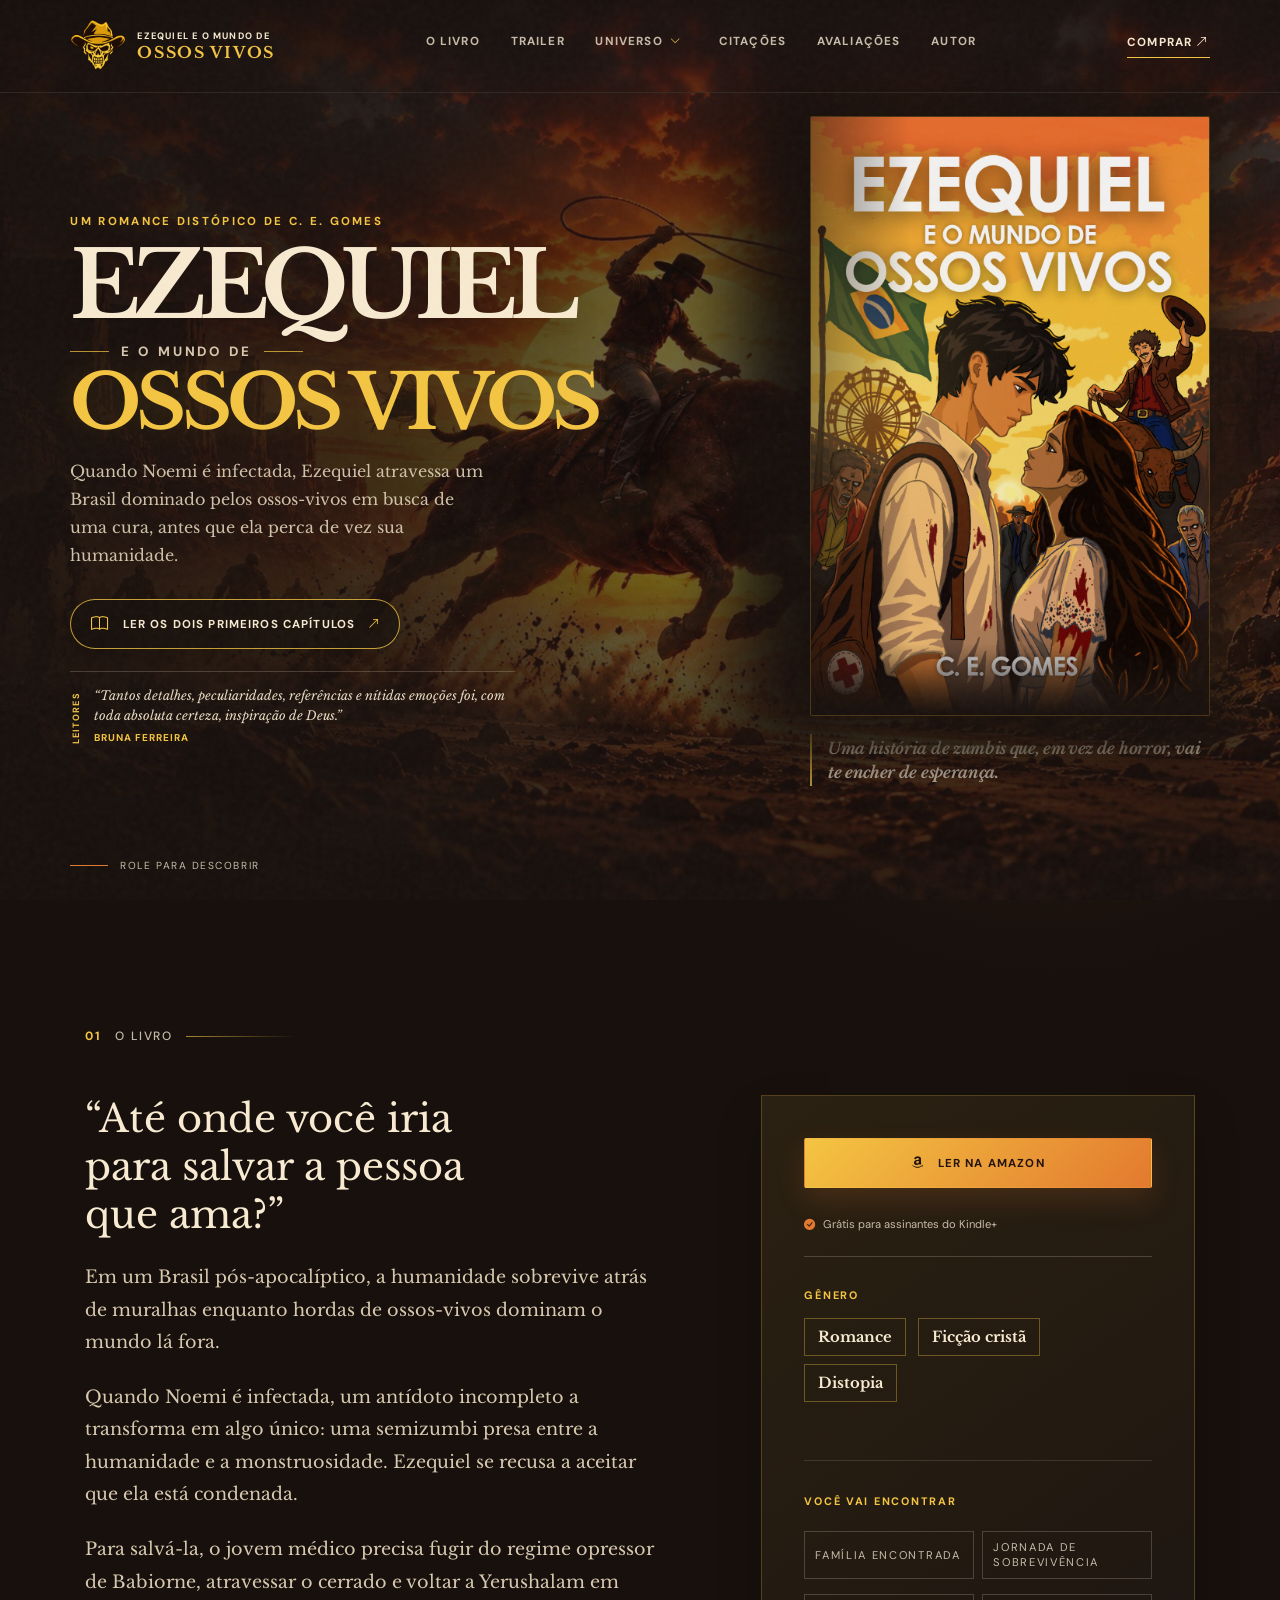
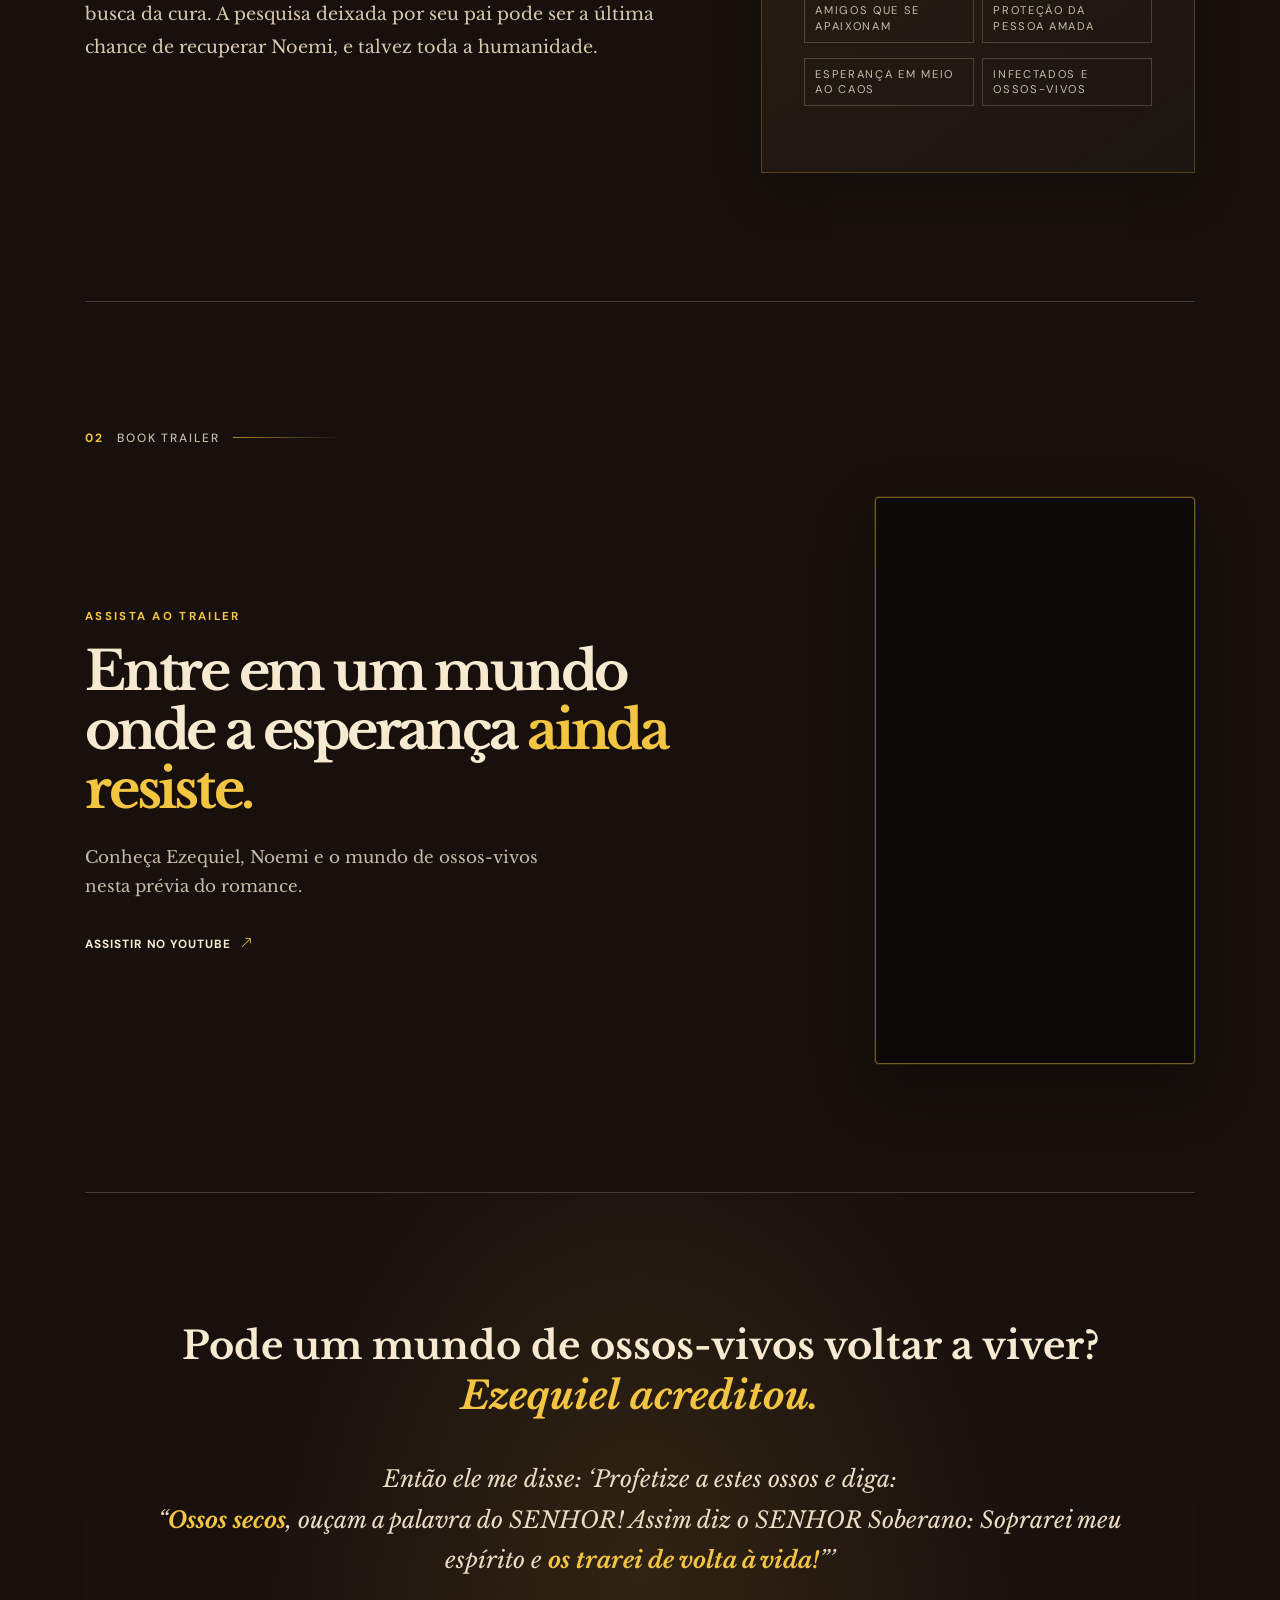
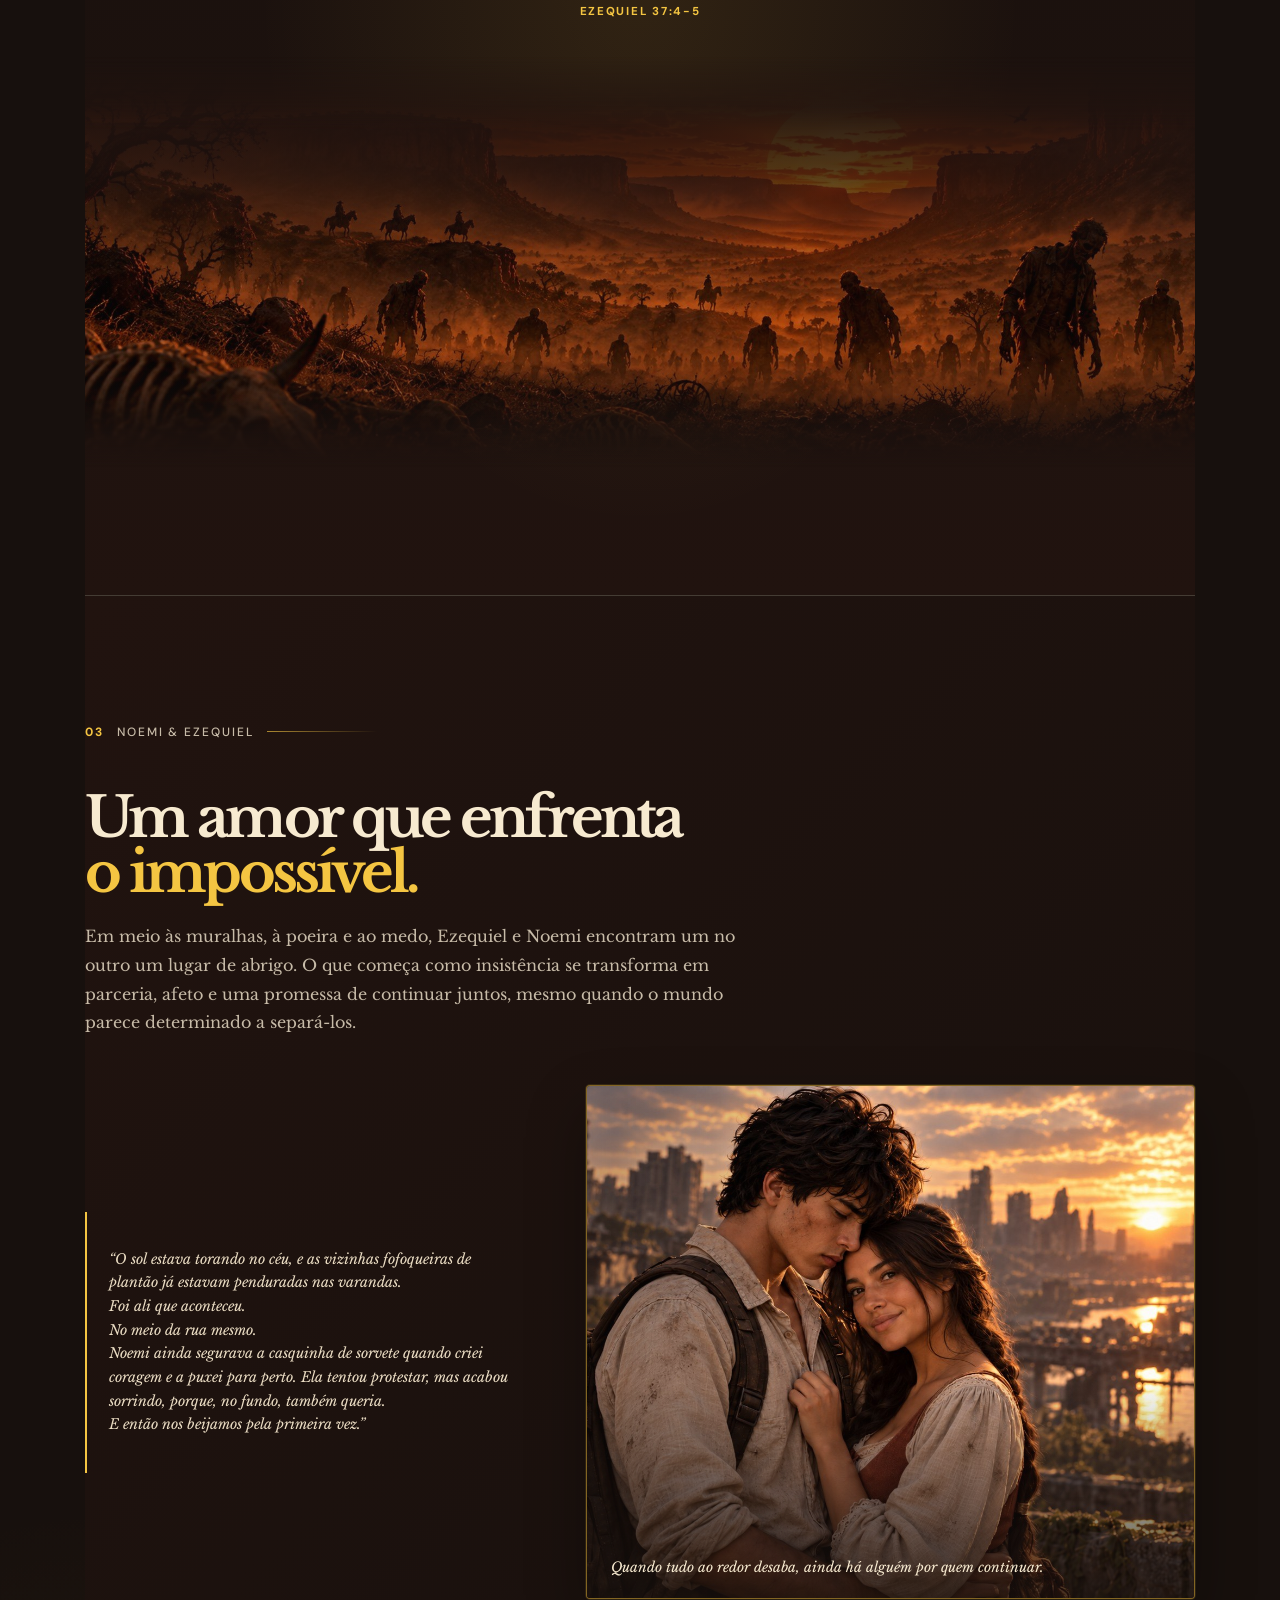
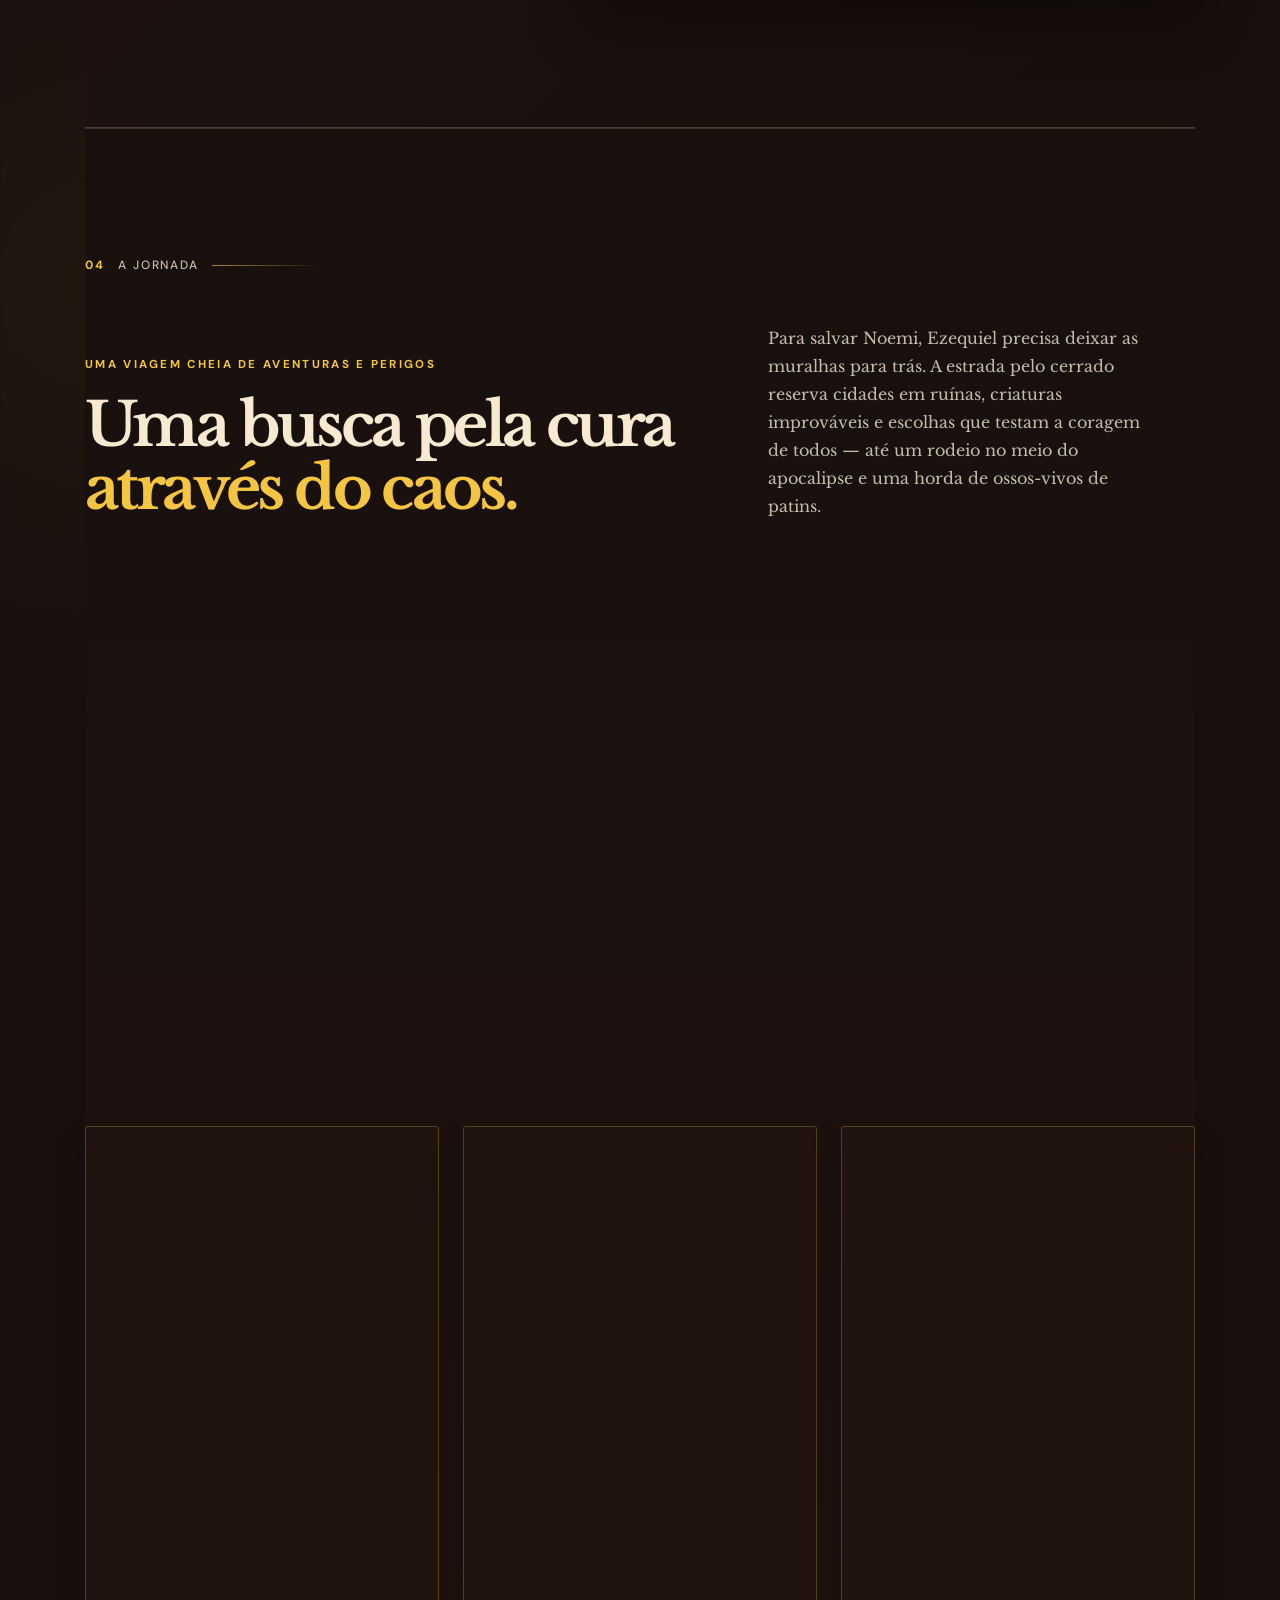
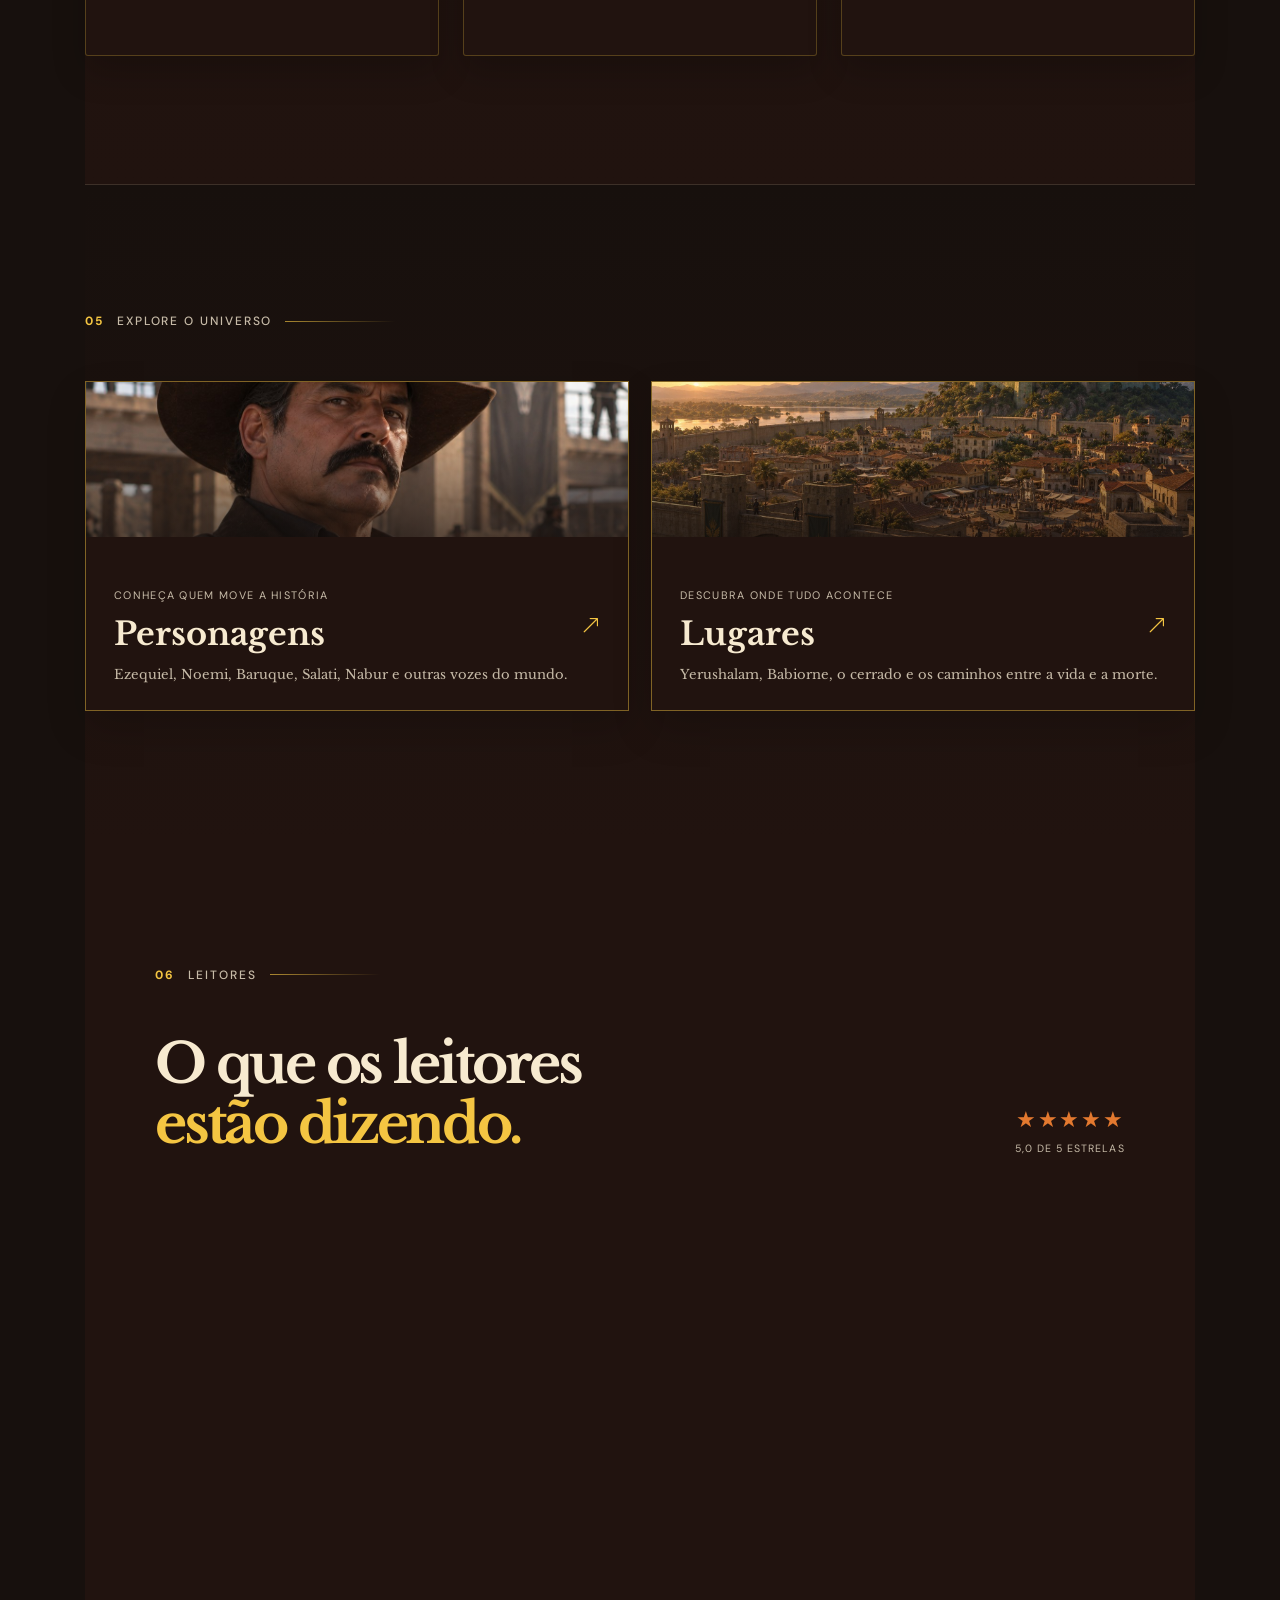
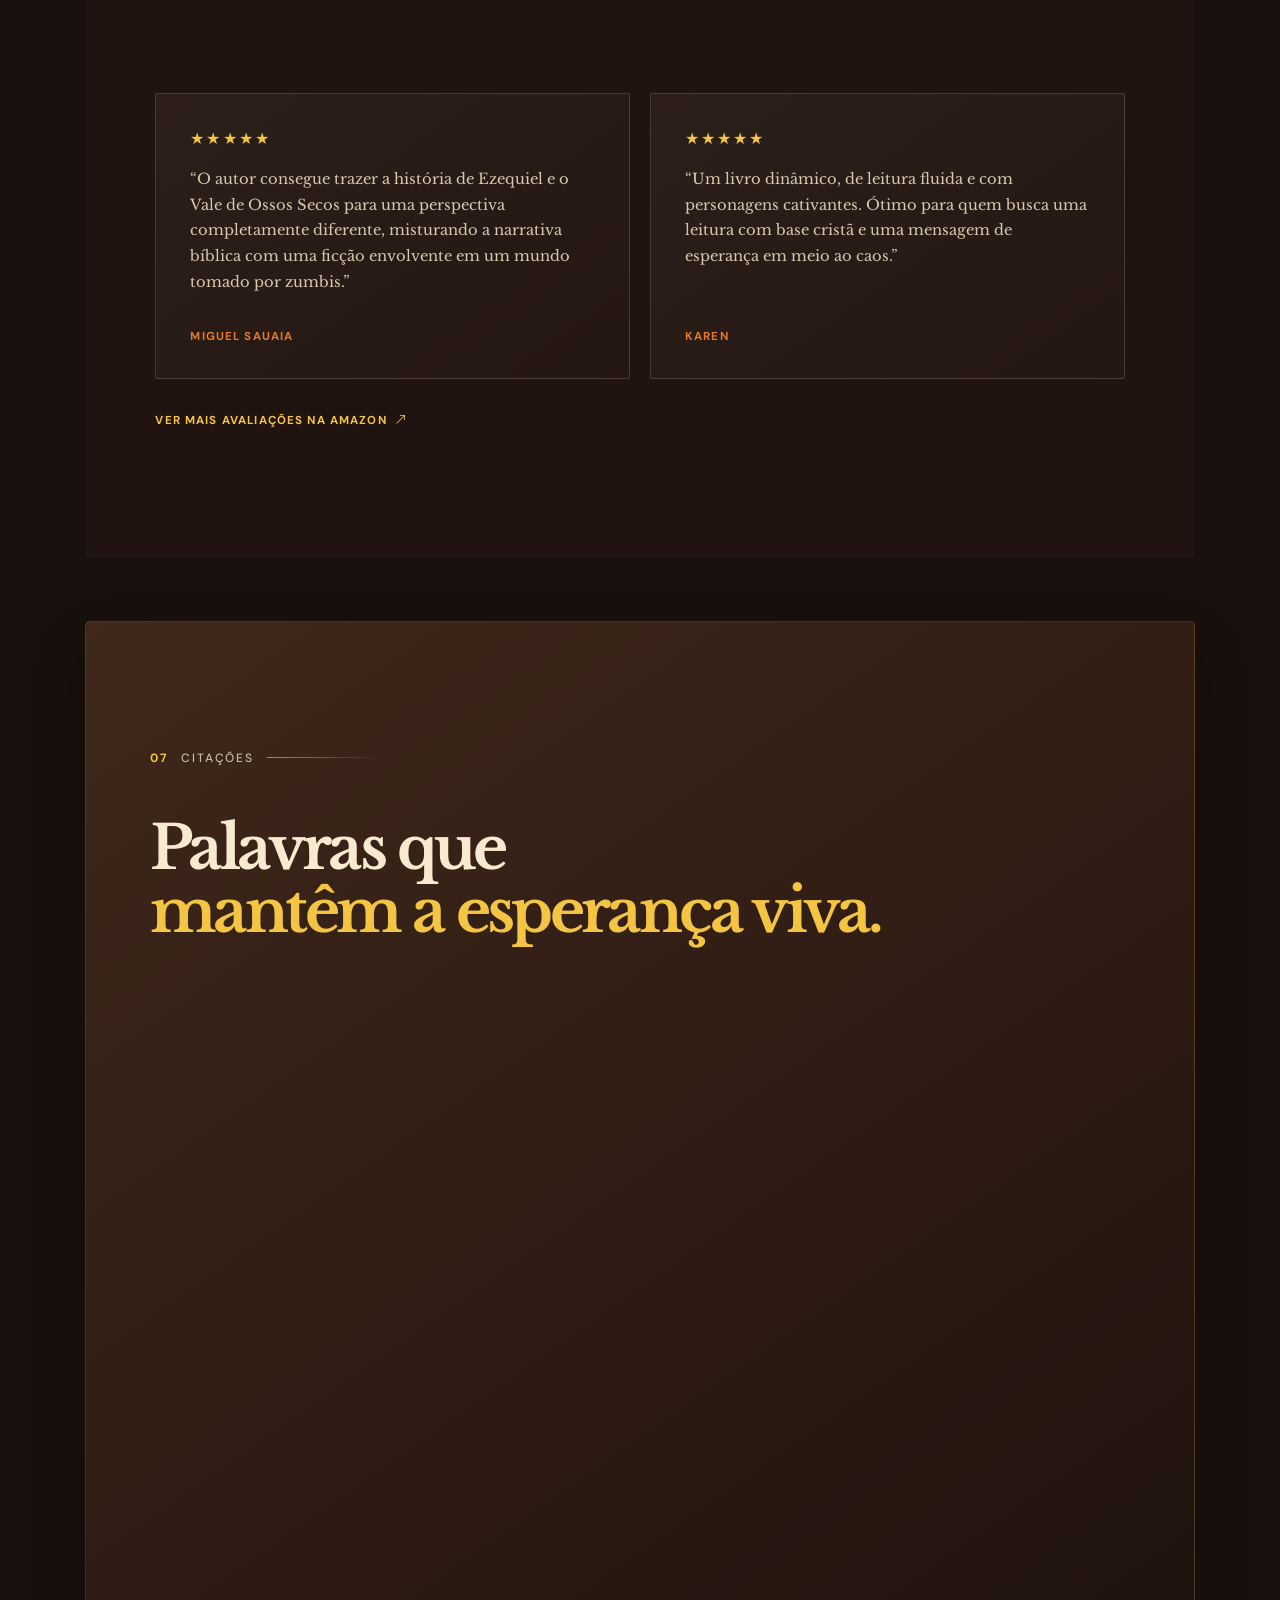
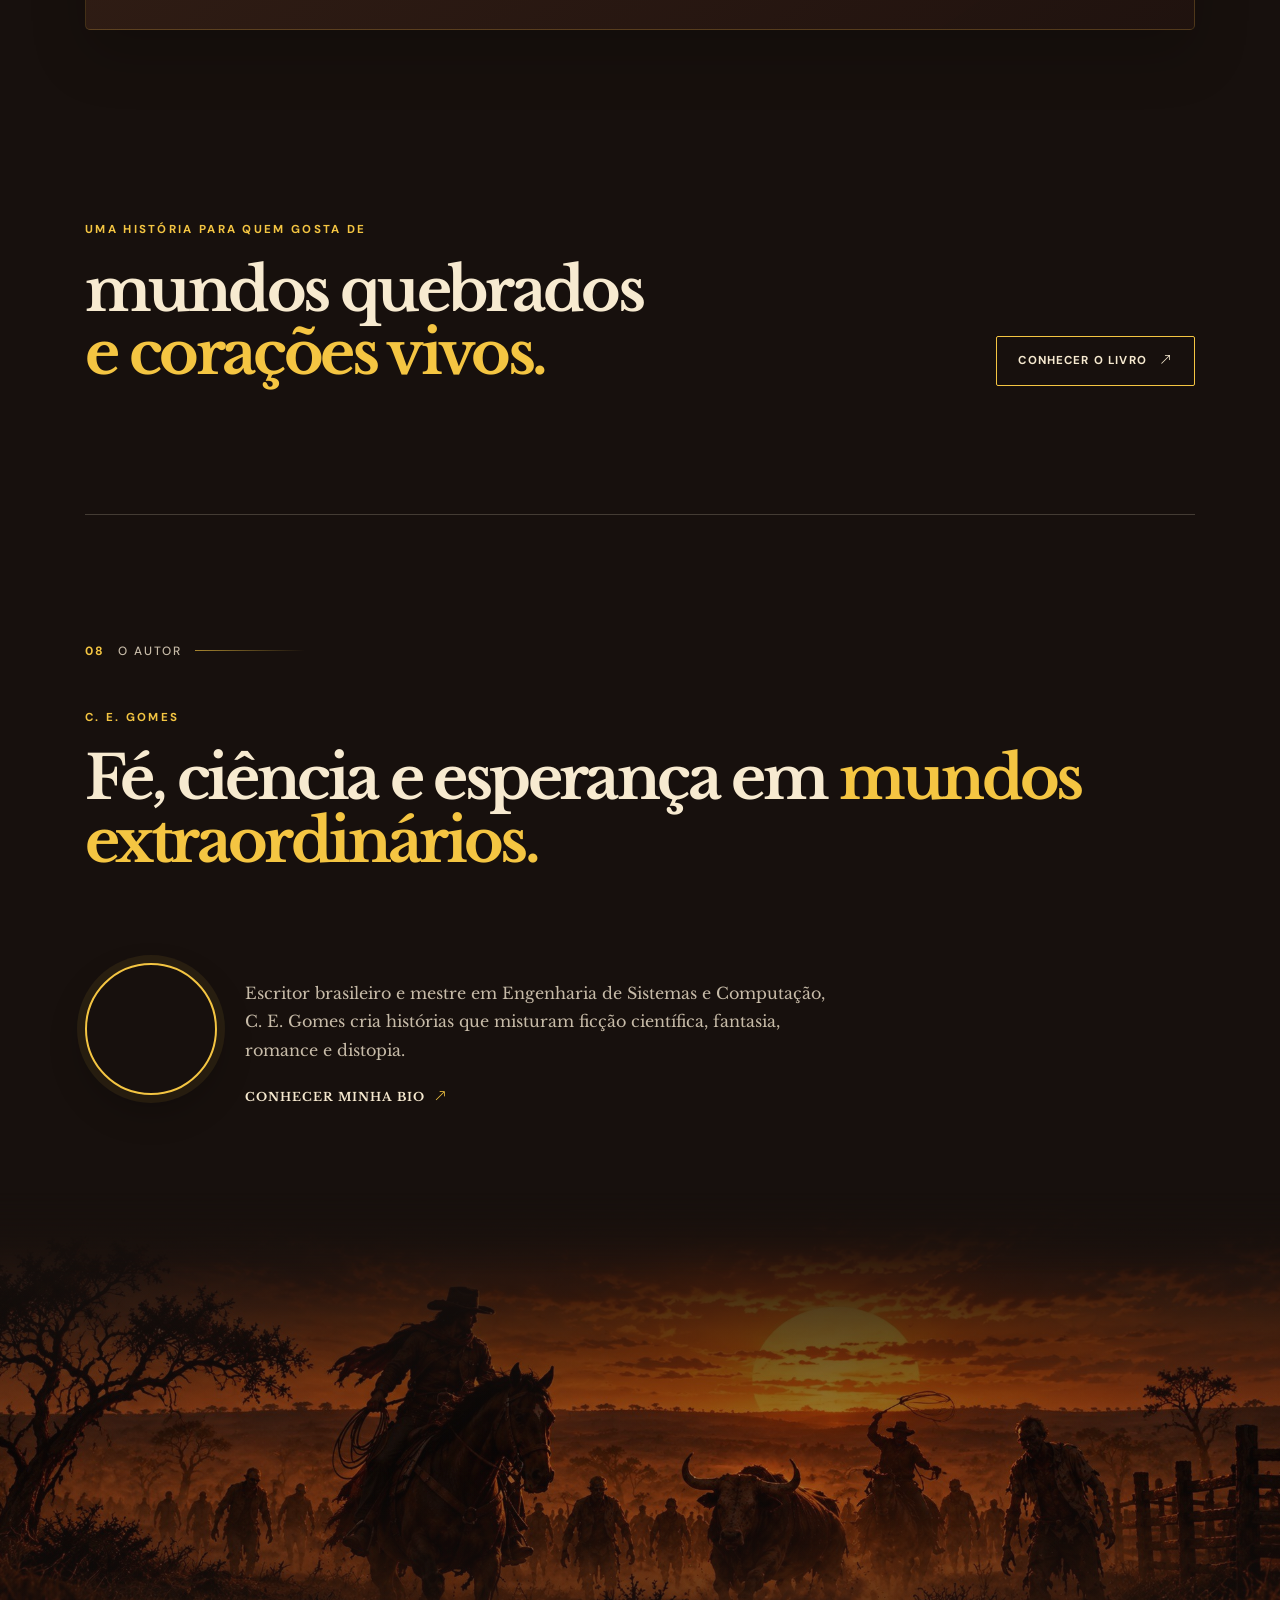
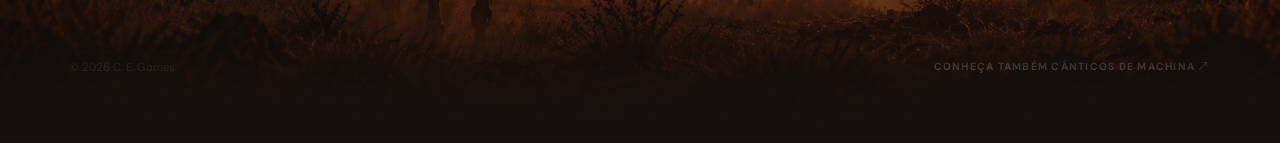
<file: index.html>
<!doctype html>
<html lang="pt-BR">

<head>
  <meta charset="utf-8">
  <meta name="viewport" content="width=device-width, initial-scale=1">
  <meta name="description" content="Ezequiel e o Mundo de Ossos Vivos, romance distópico de C. E. Gomes.">
  <meta name="theme-color" content="#17100d">
  <meta name="color-scheme" content="dark">
  <meta name="author" content="C. E. Gomes">
  <meta property="og:type" content="book">
  <meta property="og:locale" content="pt_BR">
  <meta property="og:title" content="Ezequiel e o Mundo de Ossos Vivos | C. E. Gomes">
  <meta property="og:description"
    content="Romance distópico cristão sobre amor, fé e sobrevivência em um Brasil pós-apocalíptico.">
  <meta property="og:image" content="img/capa-ezequiel.jpg">
  <meta property="og:image:alt" content="Capa do livro Ezequiel e o Mundo de Ossos Vivos">
  <meta name="twitter:card" content="summary_large_image">
  <meta name="twitter:title" content="Ezequiel e o Mundo de Ossos Vivos | C. E. Gomes">
  <meta name="twitter:description" content="Romance distópico cristão sobre amor, fé e sobrevivência em um Brasil pós-apocalíptico.">
  <title>Ezequiel e o Mundo de Ossos Vivos | C. E. Gomes</title>
  <link rel="icon" type="image/jpeg" href="img/capa-ezequiel.jpg">
  <link rel="preconnect" href="https://fonts.googleapis.com">
  <link rel="preconnect" href="https://fonts.gstatic.com" crossorigin>
  <link
    href="https://fonts.googleapis.com/css2?family=DM+Sans:wght@400;500;600;700&amp;family=Libre+Baskerville:wght@400;700&amp;display=swap"
    rel="stylesheet">
  <link rel="stylesheet" href="https://cdn.jsdelivr.net/npm/bootstrap-icons@1.13.1/font/bootstrap-icons.min.css">
  <link rel="stylesheet" href="css/styles.css">
  <link rel="stylesheet" href="css/mobile-fix.css">
  <link rel="stylesheet" href="css/nav-mobile.css">
  <link rel="stylesheet" href="css/layout-refresh.css">
  <script type="application/ld+json">
  {
    "@context": "https://schema.org",
    "@type": "Book",
    "name": "Ezequiel e o Mundo de Ossos Vivos",
    "author": {"@type": "Person", "name": "C. E. Gomes"},
    "inLanguage": "pt-BR",
    "genre": ["Romance", "Ficção cristã", "Distopia"],
    "description": "Romance distópico cristão sobre amor, fé e sobrevivência em um Brasil pós-apocalíptico.",
    "image": "img/capa-ezequiel.jpg"
  }
  </script>
</head>

<body>
  <a class="skip-link" href="#inicio">Pular para o conteúdo principal</a>
  <div class="grain" aria-hidden="true"></div>
  <header class="site-header">
    <a class="brand" href="#inicio" aria-label="Ezequiel e o Mundo de Ossos Vivos — início"><img class="brand-logo"
        src="img/logoEzequiel.png" alt=""><em><small>Ezequiel e o mundo de</small><strong>Ossos Vivos</strong></em></a>
    <nav aria-label="Navegação principal">
      <a href="#livro">O livro</a><a href="#book-trailer">Trailer</a><a href="universo.html">Universo</a><a href="#citacoes">Citações</a><a
        href="#avaliacoes">Avaliações</a><a href="#autor">Autor</a>
    </nav>
    <a class="header-buy" href="https://a.co/d/0dIUBMt1" target="_blank" rel="noopener noreferrer">Comprar <i
        class="bi bi-arrow-up-right" aria-hidden="true"></i></a>
  </header>

  <a class="mobile-floating-buy" href="https://a.co/d/0dIUBMt1" target="_blank" rel="noopener noreferrer"><i
      class="bi bi-amazon" aria-hidden="true"></i> Acessar o livro na Amazon <i class="bi bi-arrow-up-right"
      aria-hidden="true"></i></a>

  <main id="inicio" tabindex="-1">
    <section class="hero">
      <div class="hero-copy">
        <p class="kicker">Um romance distópico de C. E. Gomes</p>
        <h1>Ezequiel <small>e o mundo de</small> <span class="hero-title-final">Ossos Vivos</span></h1>
        <p class="lead">Quando Noemi é infectada, Ezequiel atravessa um Brasil dominado pelos ossos-vivos em busca de
          uma cura, antes que ela perca de vez sua humanidade.</p>
        <blockquote class="hero-review">
          <p>“Tantos detalhes, peculiaridades, referências e nítidas emoções foi, com toda absoluta certeza, inspiração de Deus.”</p>
          <cite><a
              href="https://www.amazon.com.br/portal/customer-reviews/srp/-/R375LMNGBGB6US/ref=cm_cr_arp_d_rvw_ttl?ie=UTF8"
              target="_blank" rel="noopener noreferrer">Bruna Ferreira</a></cite>
        </blockquote>
        <div class="hero-actions">
          <!--a class="text-link" href="#livro">Entrar neste mundo <i class="bi bi-arrow-down"
              aria-hidden="true"></i></a-->
          <a class="button button-primary hero-buy" href="amostra.html" rel="noopener noreferrer"><i class="bi bi-book"
              aria-hidden="true"></i> Ler os dois primeiros capítulos <i class="bi bi-arrow-up-right"
              aria-hidden="true"></i></a>
        </div>
      </div>
      <div class="hero-visual">
        <div class="hero-art">
          <div class="sun-glow" aria-hidden="true"></div><img src="img/capa-ezequiel.jpg"
            alt="Capa do livro Ezequiel e o Mundo de Ossos Vivos" width="768" height="1152" fetchpriority="high">
        </div>
        <p class="hero-tagline">Uma história de zumbis que, em vez de horror, vai te encher de esperança.</p>
      </div>
      <div class="scroll-note"><span></span> role para descobrir</div>
    </section>

    <section class="book-section section" id="livro">
      <div class="section-tag">01 <span>O livro</span></div>
      <div class="book-grid">
        <div class="book-intro">
          <p class="quote">“Até onde você iria para salvar a pessoa que ama?”</p>
          <p>Em um Brasil pós-apocalíptico, a humanidade sobrevive atrás de muralhas enquanto hordas de ossos-vivos
            dominam o mundo lá fora.</p>
          <p>Quando Noemi é infectada, um antídoto incompleto a transforma em algo único: uma semizumbi presa entre a
            humanidade e a monstruosidade. Ezequiel se recusa a aceitar que ela está condenada.</p>
          <p>Para salvá-la, o jovem médico precisa fugir do regime opressor de Babiorne, atravessar o cerrado e voltar a
            Yerushalam em busca da cura. A pesquisa deixada por seu pai pode ser a última chance de recuperar Noemi, e
            talvez toda a humanidade.</p>
        </div>
        <div class="book-facts structured-facts">
          <div class="fact-group"><span class="fact-label">Gênero</span><strong>Romance</strong><strong>Ficção
              cristã</strong><strong>Distopia</strong></div>
          <div class="fact-group"><span class="fact-label">Você vai encontrar</span>
            <div class="trope-list"><span>Família encontrada</span><span>Jornada de sobrevivência</span><span>Amigos que
                se apaixonam</span><span>Proteção da pessoa amada</span><span>Esperança em meio ao
                caos</span><span>Infectados e ossos-vivos</span></div>
          </div>
          <a class="button button-primary static-buy" href="https://a.co/d/0dIUBMt1" target="_blank"
            rel="noopener noreferrer"><i class="bi bi-amazon"></i> Ler na Amazon</a><small class="static-note"><i
              class="bi bi-check-circle-fill"></i> Grátis para assinantes do Kindle+</small>
        </div>
      </div>
    </section>

    <section class="book-trailer section" id="book-trailer" aria-labelledby="book-trailer-title">
      <div class="section-tag">02 <span>Book trailer</span></div>
      <div class="book-trailer-grid">
        <div class="book-trailer-copy">
          <p class="kicker">Assista ao trailer</p>
          <h2 id="book-trailer-title">Entre em um mundo onde a esperança <i>ainda resiste.</i></h2>
          <p>Conheça Ezequiel, Noemi e o mundo de ossos-vivos nesta prévia do romance.</p>
          <a class="text-link" href="https://www.youtube.com/shorts/IytyNvpP19c" target="_blank" rel="noopener noreferrer">Assistir no YouTube <i class="bi bi-arrow-up-right" aria-hidden="true"></i></a>
        </div>
        <div class="book-trailer-video">
          <iframe src="https://www.youtube-nocookie.com/embed/IytyNvpP19c" title="Book trailer de Ezequiel e o Mundo de Ossos Vivos" loading="lazy" referrerpolicy="strict-origin-when-cross-origin" allow="accelerometer; autoplay; clipboard-write; encrypted-media; gyroscope; picture-in-picture; web-share" allowfullscreen></iframe>
        </div>
      </div>
    </section>

    <section class="verse-section section" aria-labelledby="verse-title">
      <h2 id="verse-title">Pode um mundo de ossos-vivos voltar a viver?<br><span class="verse-title-highlight">Ezequiel acreditou.</span></h2>
      <div class="verse-card">
        <blockquote>
          <p>Então ele me disse: ‘Profetize a estes ossos e diga: <br>“<strong>Ossos secos</strong>, ouçam a palavra do
            SENHOR! Assim diz o SENHOR Soberano: Soprarei meu espírito e <strong>os trarei de volta à vida!</strong>”’
          </p>
          <cite>Ezequiel 37:4-5</cite>
        </blockquote>
      </div>
      <div class="valley-transition" aria-hidden="true"></div>
    </section>

    <section class="romance-section section" id="romance">
      <div class="section-tag">03 <span>Noemi & Ezequiel</span></div>
      <div class="romance-grid">
        <div class="romance-heading">
          <h2>Um amor que enfrenta<br><i>o impossível.</i></h2>
          <p>Em meio às muralhas, à poeira e ao medo, Ezequiel e Noemi encontram um no outro um lugar de abrigo. O que
            começa como insistência se transforma em parceria, afeto e uma promessa de continuar juntos, mesmo quando o
            mundo parece determinado a separá-los.</p>
        </div>
        <div class="romance-lower">
          <blockquote class="romance-quote">
            <p>“O sol estava torando no céu, e as vizinhas fofoqueiras de plantão já estavam penduradas nas
              varandas.<br>Foi ali que aconteceu.<br>No meio da rua mesmo.<br>Noemi ainda segurava a casquinha de
              sorvete quando criei coragem e a puxei para perto. Ela tentou protestar, mas acabou sorrindo, porque, no
              fundo, também queria.<br>E então nos beijamos pela primeira vez.”</p>
          </blockquote>
          <figure class="romance-image"><img src="img/ezequiel_noemi.jpg" loading="lazy" decoding="async" width="768"
              height="512" alt="Ezequiel e Noemi juntos diante de uma cidade em ruínas">
            <figcaption>Quando tudo ao redor desaba, ainda há alguém por quem continuar.</figcaption>
          </figure>
        </div>
      </div>
    </section>

    <section class="adventures section" id="aventuras">
      <div class="section-tag">04 <span>A jornada</span></div>
      <div class="adventures-heading">
        <div>
          <p class="kicker">Uma viagem cheia de aventuras e perigos</p>
          <h2>Uma busca pela cura<br><i>através do caos.</i></h2>
        </div>
        <p>Para salvar Noemi, Ezequiel precisa deixar as muralhas para trás. A estrada pelo cerrado reserva cidades em
          ruínas, criaturas improváveis e escolhas que testam a coragem de todos — até um rodeio no meio do apocalipse e
          uma horda de ossos-vivos de patins.</p>
      </div>
      <div class="adventure-grid">
        <!-- <article><img src="img/blackfriday.jpg" alt="Ossos-vivos diante de uma loja em uma Black Friday"></article> -->
        <article><img src="img/rodeio.jpg" loading="lazy" decoding="async"
            alt="Ezequiel montado em um touro durante um rodeio"></article>
        <article><img src="img/espantalho.jpg" loading="lazy" decoding="async"
            alt="Espantalho de ossos-vivos em uma plantação"></article>
        <article><img src="img/papainoel.jpg" loading="lazy" decoding="async"
            alt="Papai Noel pós-apocalíptico conduzindo uma carroça"></article>
        <article><img src="img/patins.jpg" loading="lazy" decoding="async"
            alt="Horda de ossos-vivos usando patins em uma cidade destruída"></article>
        <article><img src="img/modelos.jpg" loading="lazy" decoding="async"
            alt="Duas modelos ossos-vivos em meio às ruínas"></article>
        <article><img src="img/berrante.jpg" loading="lazy" decoding="async"
            alt="Coronel Nabur tocando um berrante e atraindo uma horda de zumbis na cidade"></article>
      </div>
    </section>

    <section class="universe-explore section">
      <div class="section-tag">05 <span>Explore o universo</span></div>
      <div class="universe-explore-grid"><a href="personagens.html"><span>Conheça quem move a
            história</span><strong>Personagens <i class="bi bi-arrow-up-right"></i></strong><small>Ezequiel, Noemi,
            Baruque, Salati, Nabur e outras vozes do mundo.</small></a><a href="lugares.html"><span>Descubra onde tudo
            acontece</span><strong>Lugares <i class="bi bi-arrow-up-right"></i></strong><small>Yerushalam, Babiorne, o
            cerrado e os caminhos entre a vida e a morte.</small></a></div>
    </section>

    <section class="reviews section" id="avaliacoes">
      <div class="section-tag">06 <span>Leitores</span></div>
      <div class="reviews-heading">
        <h2>O que os leitores<br><i>estão dizendo.</i></h2><span class="rating">★★★★★<small>5,0 de 5
            estrelas</small></span>
      </div>
      <div class="review-grid">
        <blockquote>
          <div>★★★★★</div>
          <p>“Ficção cristã com um mundo apocalíptico e junto com isso o ensinamento de manter a fé e profetizar coisas
            boas. A gente se diverte com a leitura e aprende tanto. Amei como o autor faz esse combo diferencial em seu
            livro. Fugindo totalmente das premissas repetitivas que vemos por aí. A cada página vi o amadurecimento de
            Ezequiel e me impressionei muito. Adquiri esse livro no evento Encha seu Kindle e foi realmente um prazer.
            Que esse livro chegue a mais e mais leitores e que assim como eu sejam tocados pelos ensinamentos que tiramos
            da leitura.”</p><cite><a
              href="https://www.amazon.com.br/gp/profile/amzn1.account.AH7AKAXMSQ5FJM75LTQDNO6RBGEA/ref=cm_cr_arp_d_gw_btm"
              target="_blank" rel="noopener noreferrer">@leiacomanny</a> · <a
              href="https://www.amazon.com.br/portal/customer-reviews/srp/-/R1Y73XOCKUTP8V/ref=cm_cr_arp_d_rvw_ttl?ie=UTF8"
              target="_blank" rel="noopener noreferrer">Perfeito</a></cite>
        </blockquote>
        <blockquote>
          <div>★★★★★</div>
          <p>“Essa obra magnífica tem tudo para alimentar um leitor. Você chora, rir até a barriga doer, sente pena,
            enfrenta a raiva e o suspense parece que te engole.<br>A escrita é perfeita. Senti que devorava cada
            palavra totalmente inerte na história.<br>As referências bíblicas e culturais são perfeitas e não tem
            coração que aguente as emoções que se sente em cada capítulo.<br>A inteligência do autor em construir essa
            história com tantos detalhes, peculiaridades, referências e nítidas emoções foi, com toda absoluta
            certeza, inspiração de Deus.”</p><cite><a
              href="https://www.amazon.com.br/gp/profile/amzn1.account.AFLW66LKNG3ND2JDXEM2CGH3CPFA/ref=cm_cr_arp_d_gw_btm"
              target="_blank" rel="noopener noreferrer">Bruna Ferreira</a> · <a
              href="https://www.amazon.com.br/portal/customer-reviews/srp/-/R375LMNGBGB6US/ref=cm_cr_arp_d_rvw_ttl?ie=UTF8"
              target="_blank" rel="noopener noreferrer">Completamente Genial</a></cite>
        </blockquote>
        <blockquote>
          <div>★★★★★</div>
          <p>“O autor consegue trazer a história de Ezequiel e o Vale de Ossos Secos para uma perspectiva completamente
            diferente, misturando a narrativa bíblica com uma ficção envolvente em um mundo tomado por zumbis.”</p>
          <cite><a
              href="https://www.amazon.com.br/portal/customer-reviews/srp/-/REN2RZKV3GG52/ref=cm_cr_arp_d_rvw_ttl?ie=UTF8"
              target="_blank" rel="noopener noreferrer">Miguel Sauaia</a></cite>
        </blockquote>
        <blockquote>
          <div>★★★★★</div>
          <p>“Um livro dinâmico, de leitura fluida e com personagens cativantes. Ótimo para quem busca uma leitura com
            base cristã e uma mensagem de esperança em meio ao caos.”</p><cite><a
              href="https://www.amazon.com.br/portal/customer-reviews/srp/-/R16V5ZR0Q7KJT4/ref=cm_cr_arp_d_rvw_ttl?ie=UTF8"
              target="_blank" rel="noopener noreferrer">Karen</a></cite>
        </blockquote>
      </div>
      <a class="reviews-more-link" href="https://www.amazon.com.br/portal/customer-reviews/B0GTSL6Y2M/" target="_blank"
        rel="noopener noreferrer">
        Ver mais avaliações na Amazon <i class="bi bi-arrow-up-right" aria-hidden="true"></i>
      </a>
    </section>

    <section class="featured-quotes section" id="citacoes">
      <div class="section-tag">07 <span>Citações</span></div>
      <div class="featured-quotes-head">
        <h2>Palavras que<br><i>mantêm a esperança viva.</i></h2><a class="text-link" href="#citacoes">Ir para as
          citações <i class="bi bi-arrow-up-right"></i></a>
      </div>
      <div class="quote-stack">
        <blockquote>
          <p>“Deus deu poder às nossas palavras: o dom de profetizar. O que sai da nossa boca pode transformar quem
            somos e até o mundo à nossa volta.”</p><cite>Dr. Buzi</cite>
        </blockquote>
        <blockquote>
          <p>“Um dia você vai voltar aqui e, no lugar de uma multidão paralisada pela morte, vai encontrar um exército
            de pessoas prontas para lutar.”</p><cite>Dr. Buzi</cite>
        </blockquote>
        <blockquote>
          <p>“Esse mundo em que vivemos é duro demais. Ele nos esmaga. Mói a gente por dentro. E, cada vez que isso
            acontece, a gente realmente acredita que não vai conseguir continuar. Que acabou. Mas continuamos. Sempre
            continuamos. Porque, lá no fundo,
            ainda acreditamos que pode ser melhor. Somos prisioneiros da esperança.”</p><cite>Jaconias,
            Gran-Reitor</cite>
        </blockquote>
      </div>
    </section>
    <section class="author section" id="autor">
      <div class="section-tag">08 <span>O autor</span></div>
      <div class="author-grid">
        <div class="author-heading">
          <div>
            <p class="kicker">C. E. Gomes</p>
            <h2>Fé, ciência e esperança em <i>mundos extraordinários.</i></h2>
          </div>
        </div>
        <div class="author-bio">
          <img class="author-avatar" src="img/cegomes.jpg" loading="lazy" decoding="async"
            alt="C. E. Gomes, autor de Ezequiel e o Mundo de Ossos Vivos">
          <div class="author-copy">
            <p>Escritor brasileiro e mestre em Engenharia de Sistemas e Computação, C. E. Gomes cria histórias que
              misturam ficção científica, fantasia, romance e distopia.</p><a class="text-link"
              href="https://www.instagram.com/carlosgomes85" target="_blank" rel="noopener noreferrer">Acompanhar o
              autor
              <i class="bi bi-arrow-up-right"></i></a>
          </div>
        </div>
      </div>
    </section>
    <section class="closing section">
      <div>
        <p class="kicker">Uma história para quem gosta de</p>
        <h2>mundos quebrados<br><i>e corações vivos.</i></h2>
      </div><a class="button button-outline" href="https://a.co/d/0dIUBMt1" target="_blank"
        rel="noopener noreferrer">Conhecer o livro <i class="bi bi-arrow-up-right"></i></a>
    </section>
    <div class="pawns-transition" aria-hidden="true"></div>
  </main>
  <footer><span>© 2026 C. E. Gomes</span><a href="https://www.canticosdemachina.com.br/" target="_blank"
      rel="noopener noreferrer">Conheça também Cânticos de Machina <i class="bi bi-arrow-up-right"></i></a></footer>
  <script>
    document.addEventListener('DOMContentLoaded', function () {
      const authorLink = document.querySelector('.author .text-link');
      if (authorLink) {
        authorLink.href = 'https://carlosgomes85.github.io/bio/';
        authorLink.target = '_blank';
        authorLink.rel = 'noopener noreferrer';
        authorLink.innerHTML = 'Conhecer minha bio <i class="bi bi-arrow-up-right"></i>';
      }

    });
  </script>
  <script src="js/nav.js"></script>
</body>

</html>
</file>
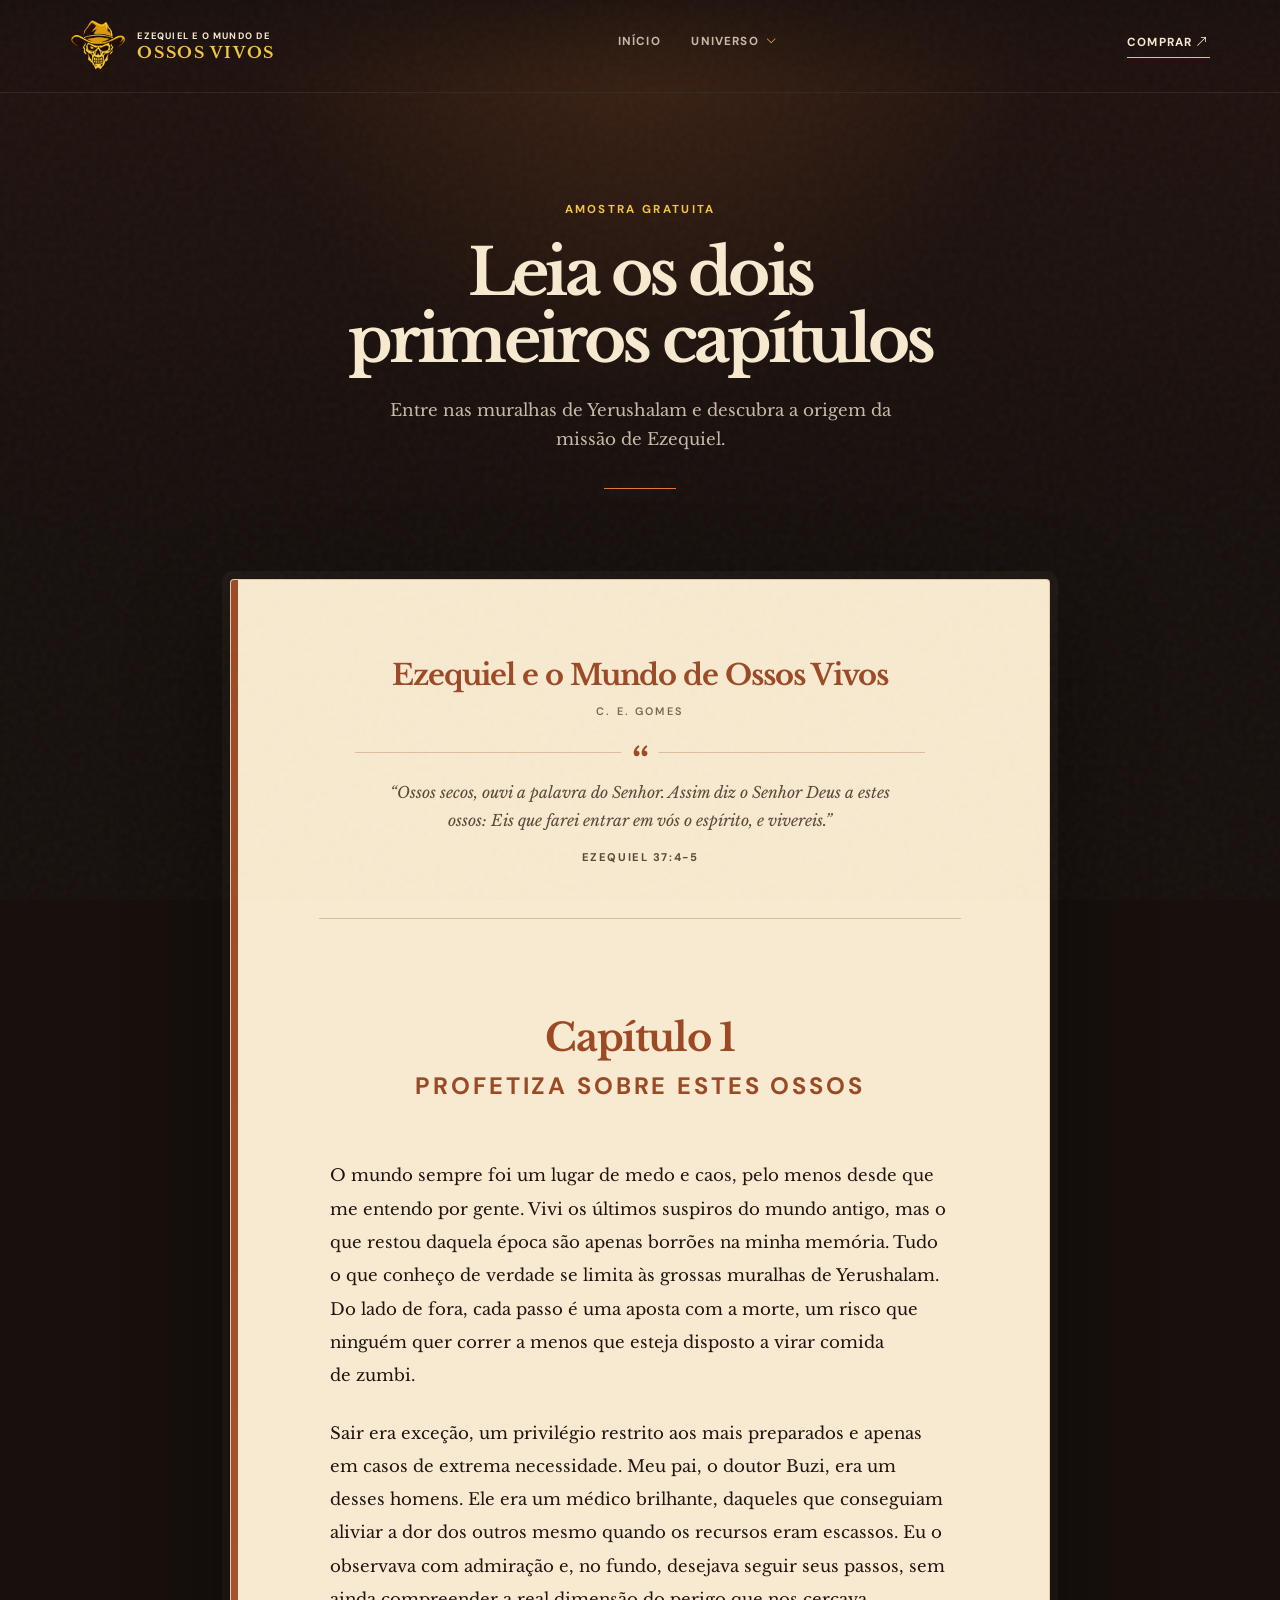
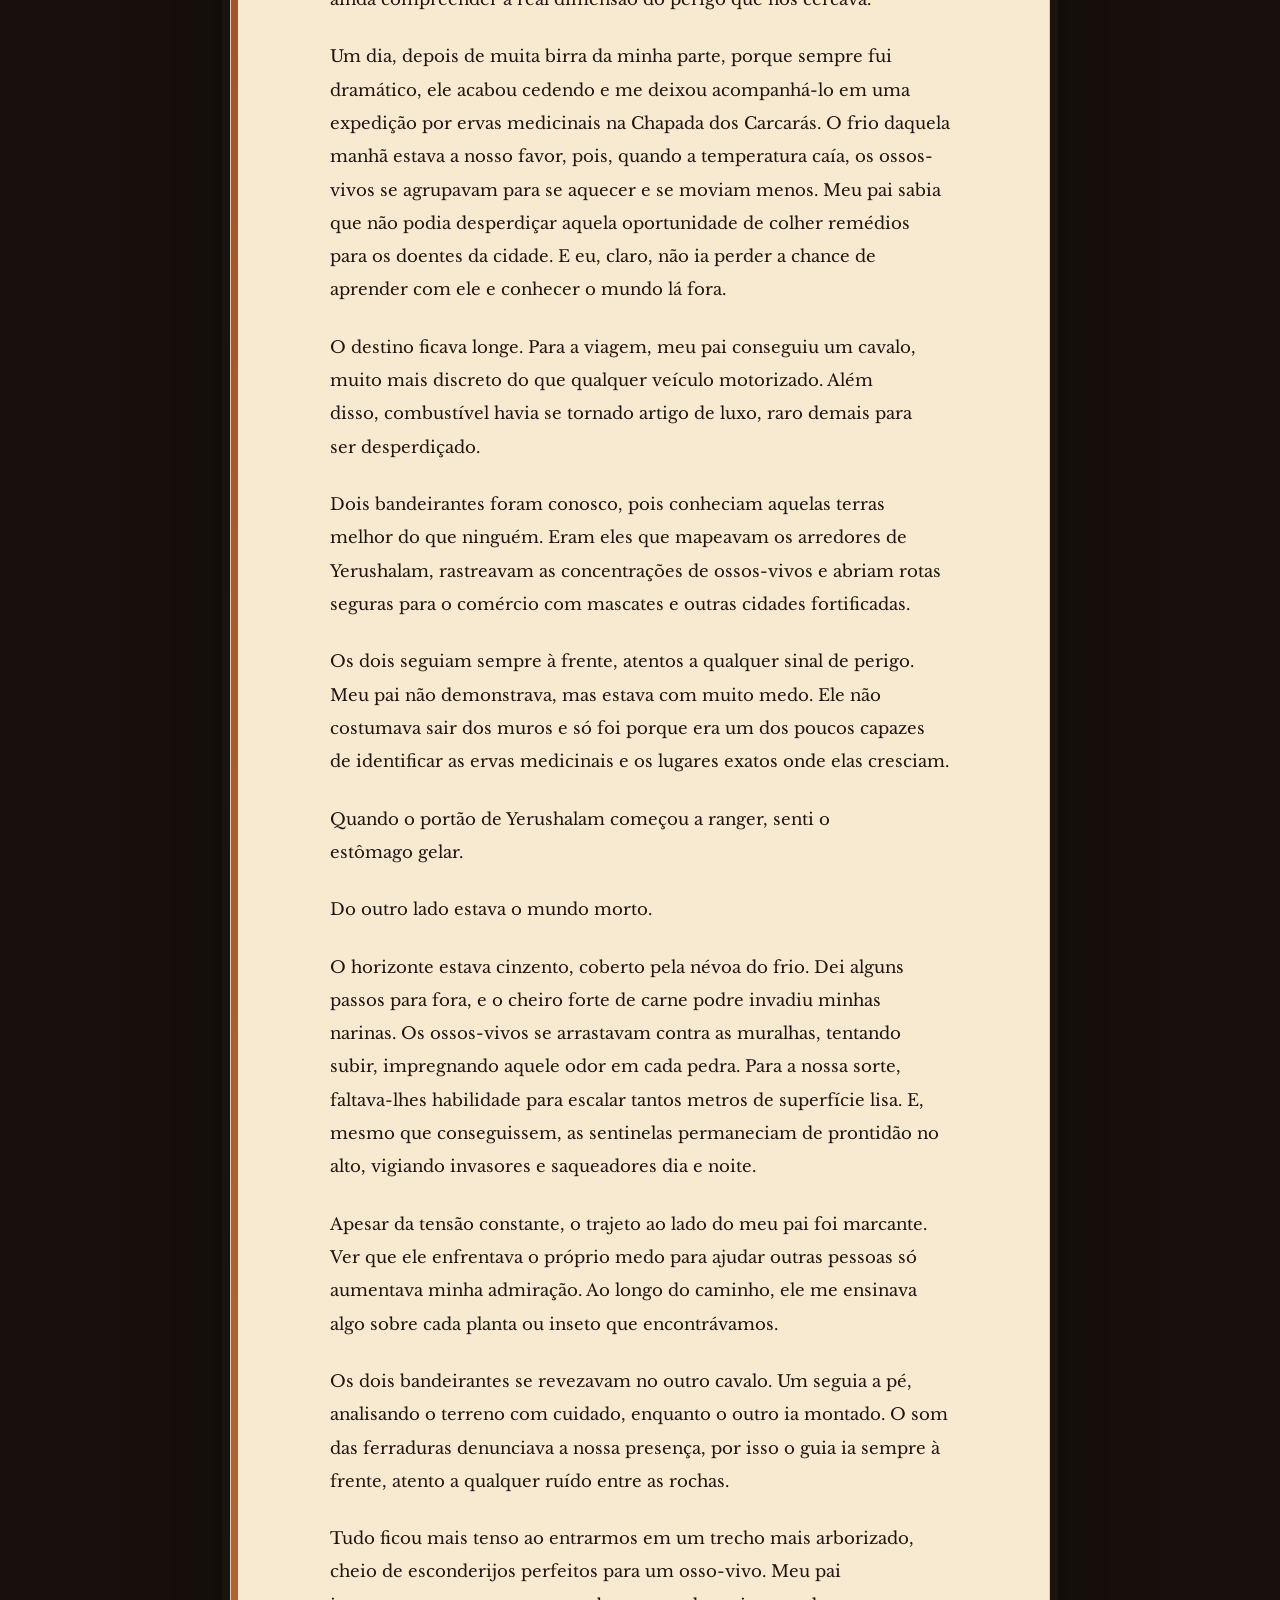
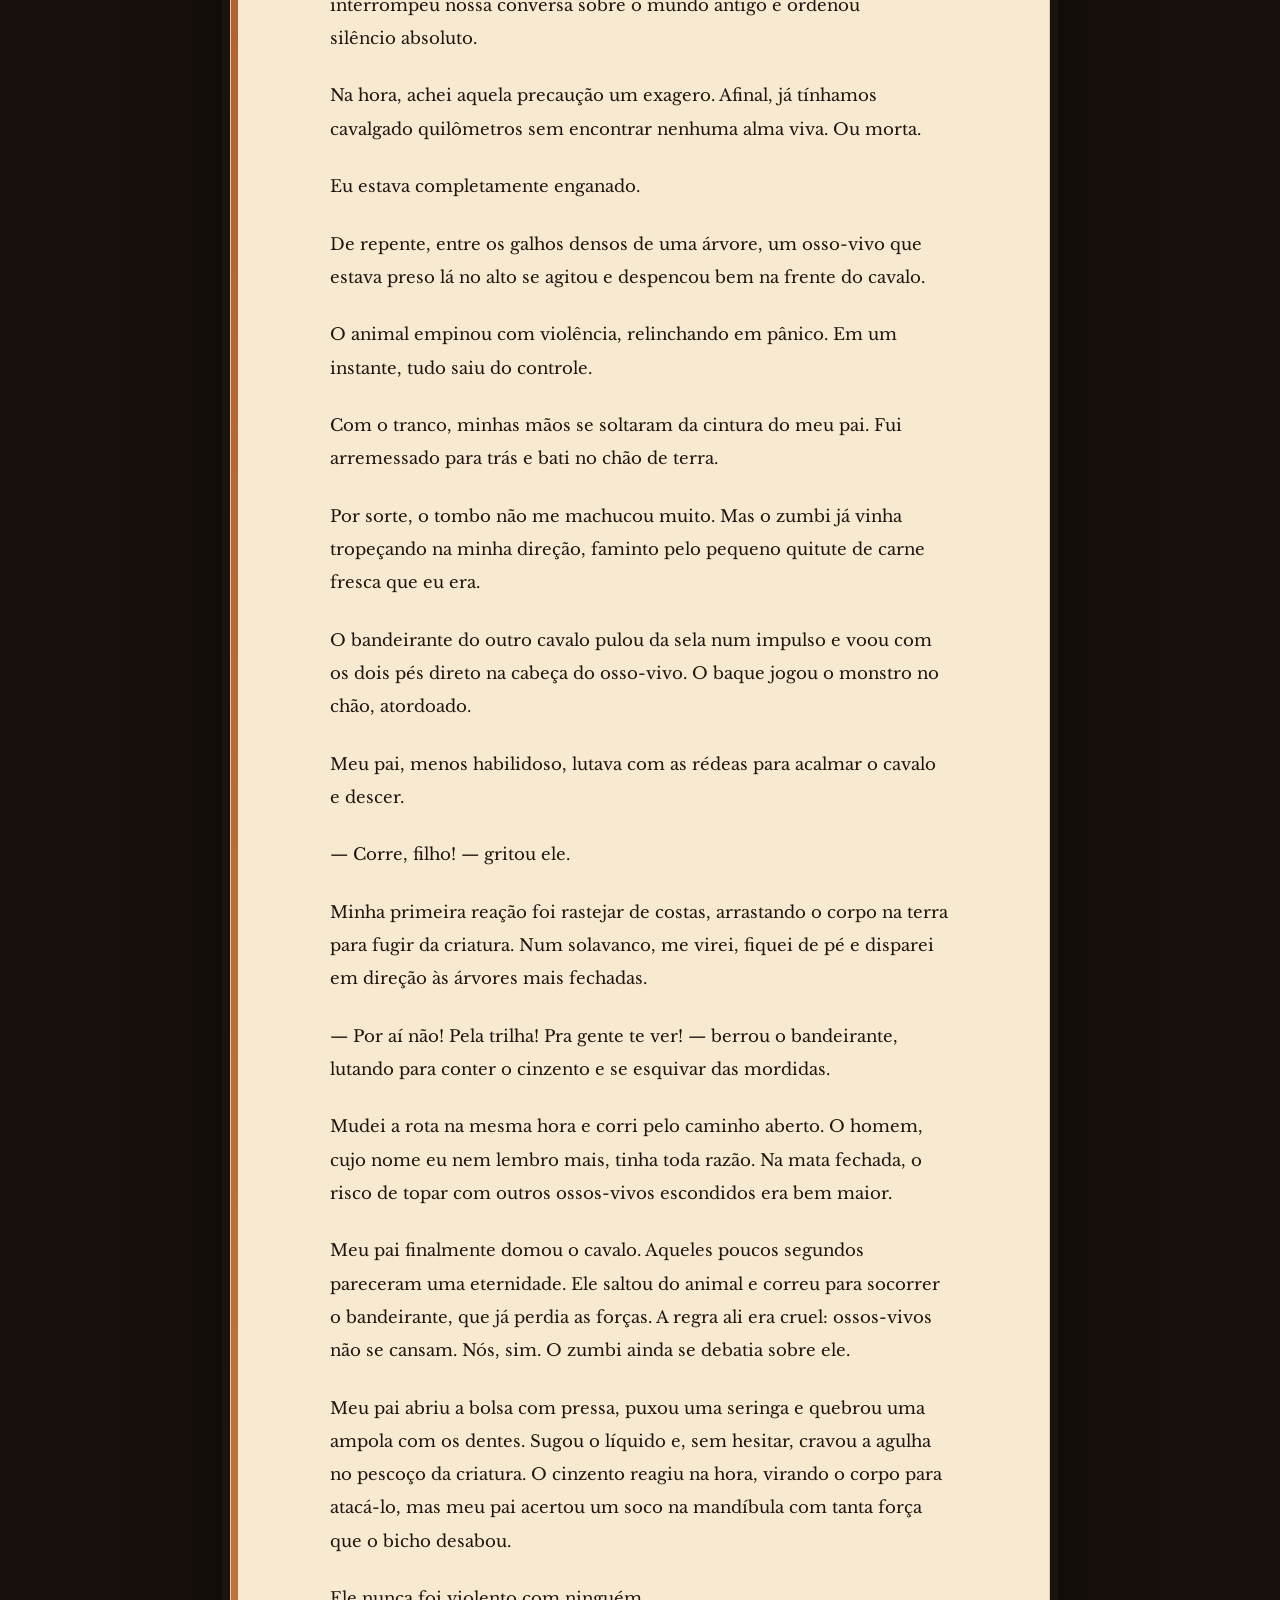
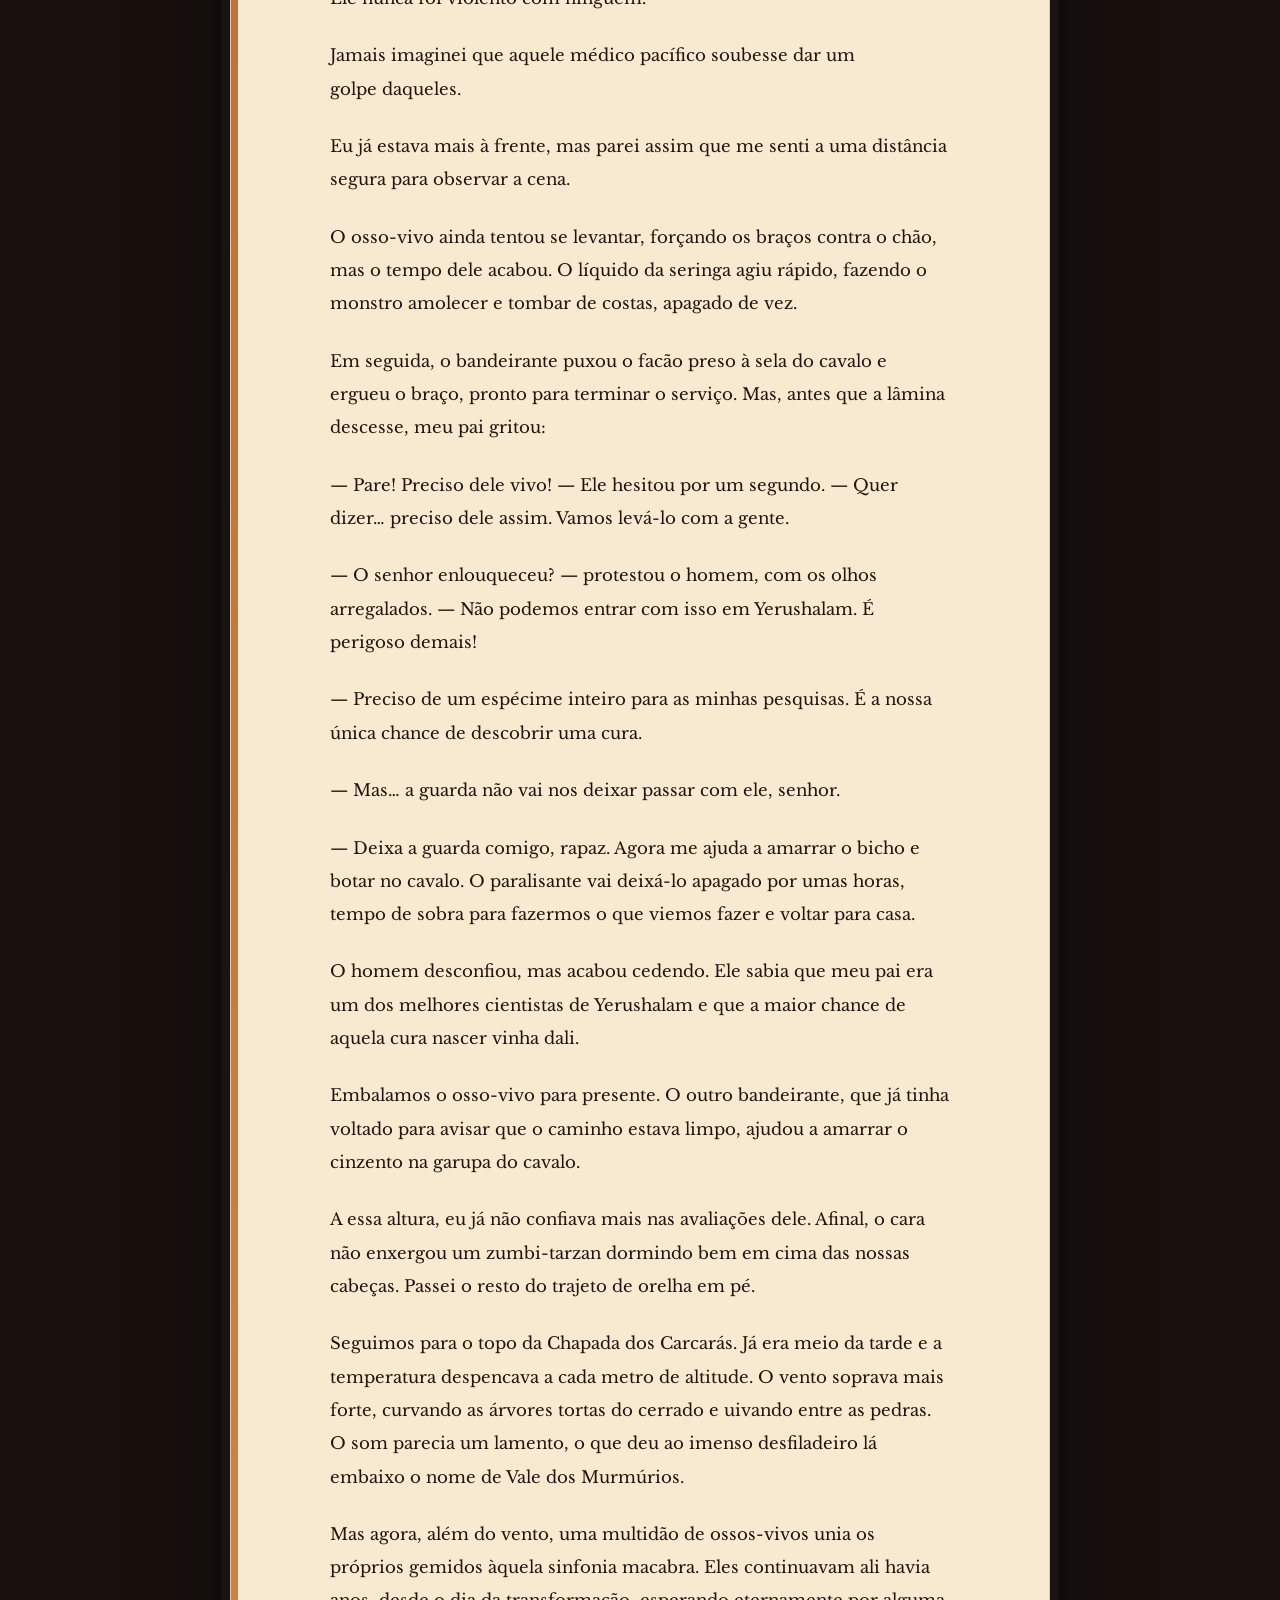
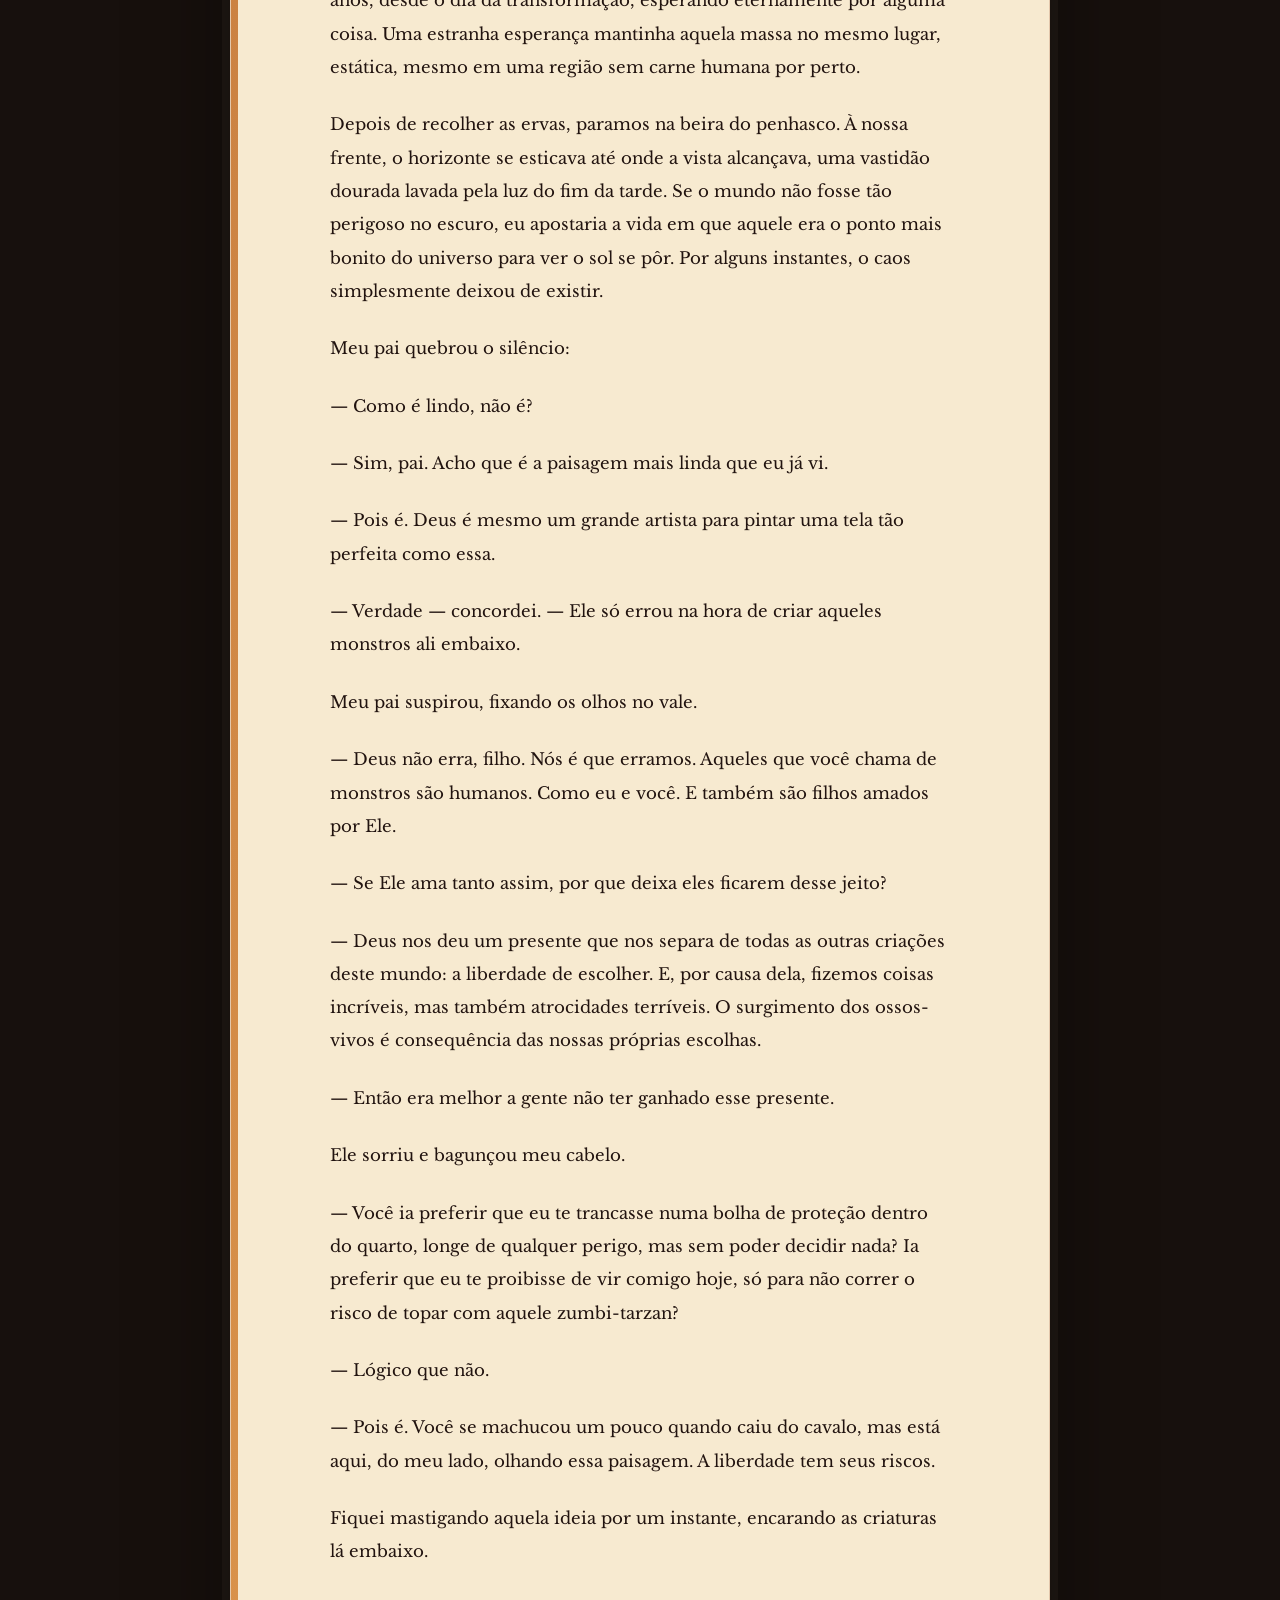
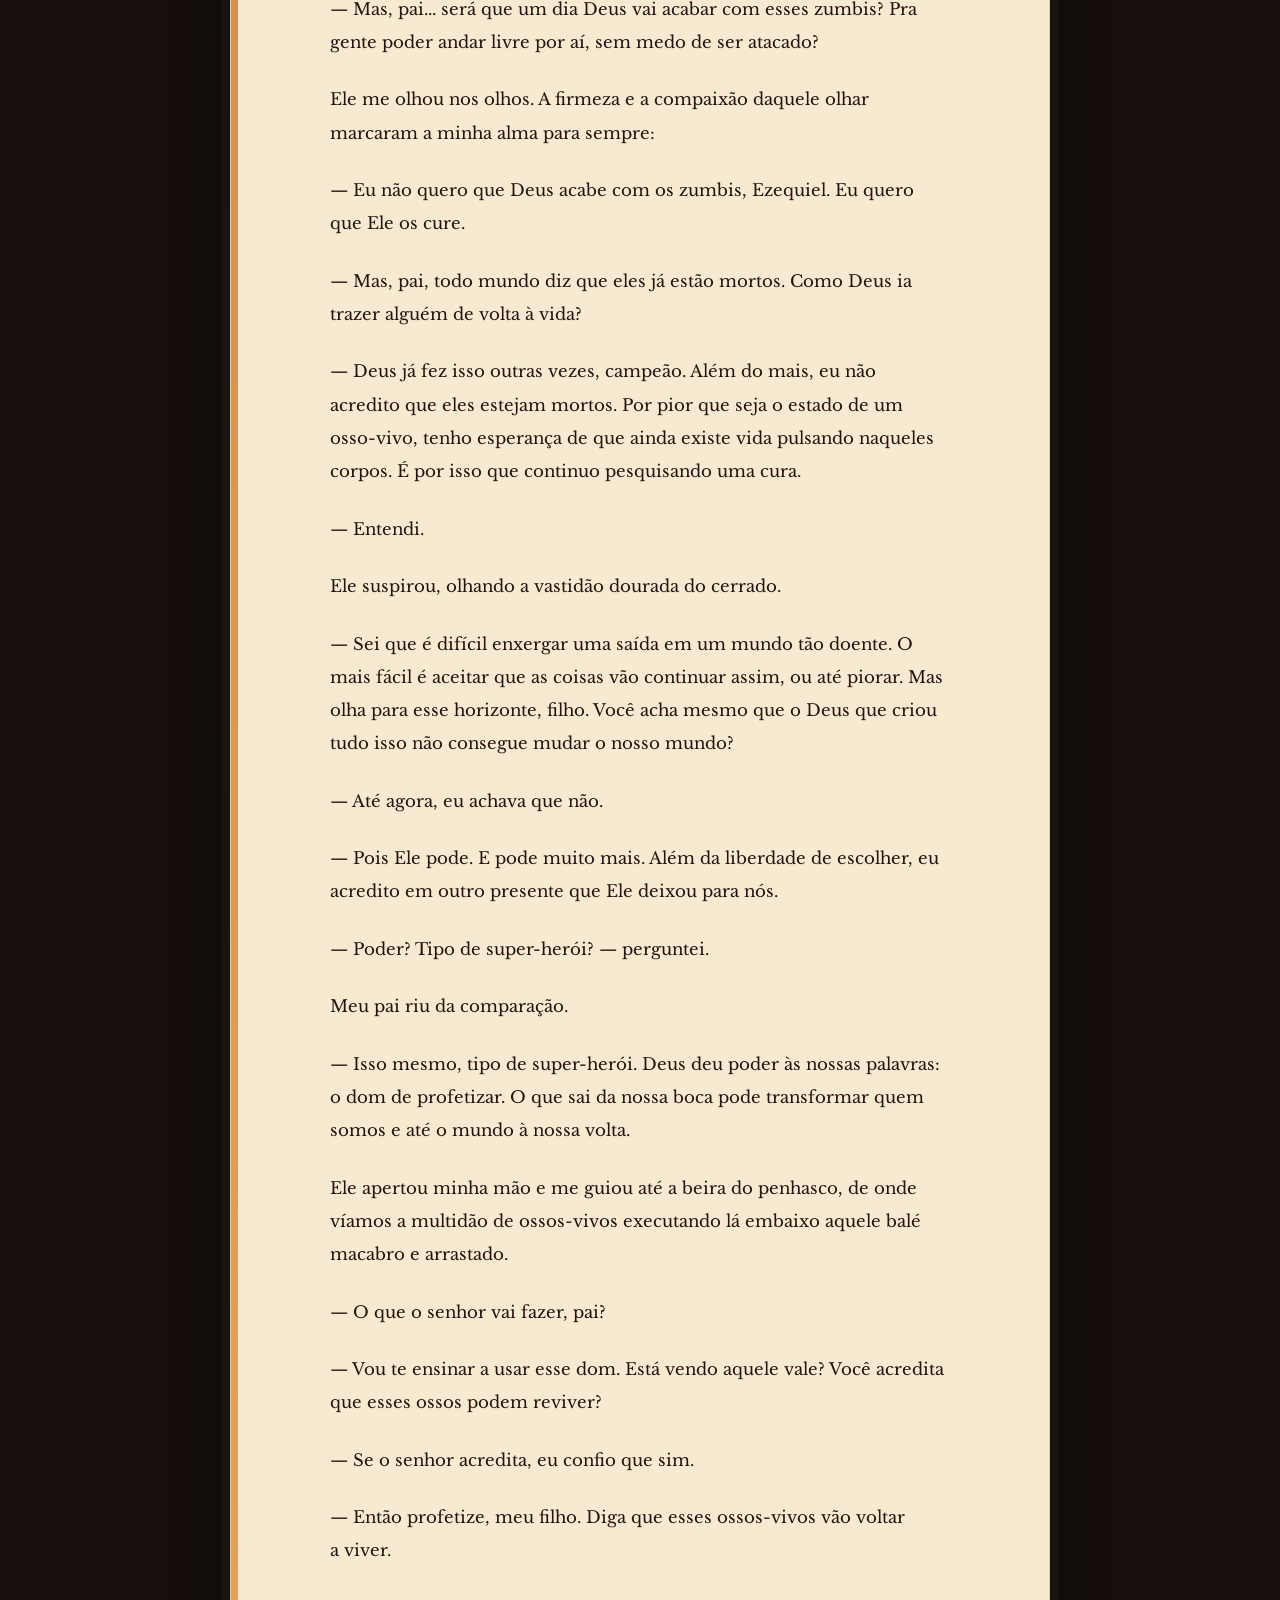
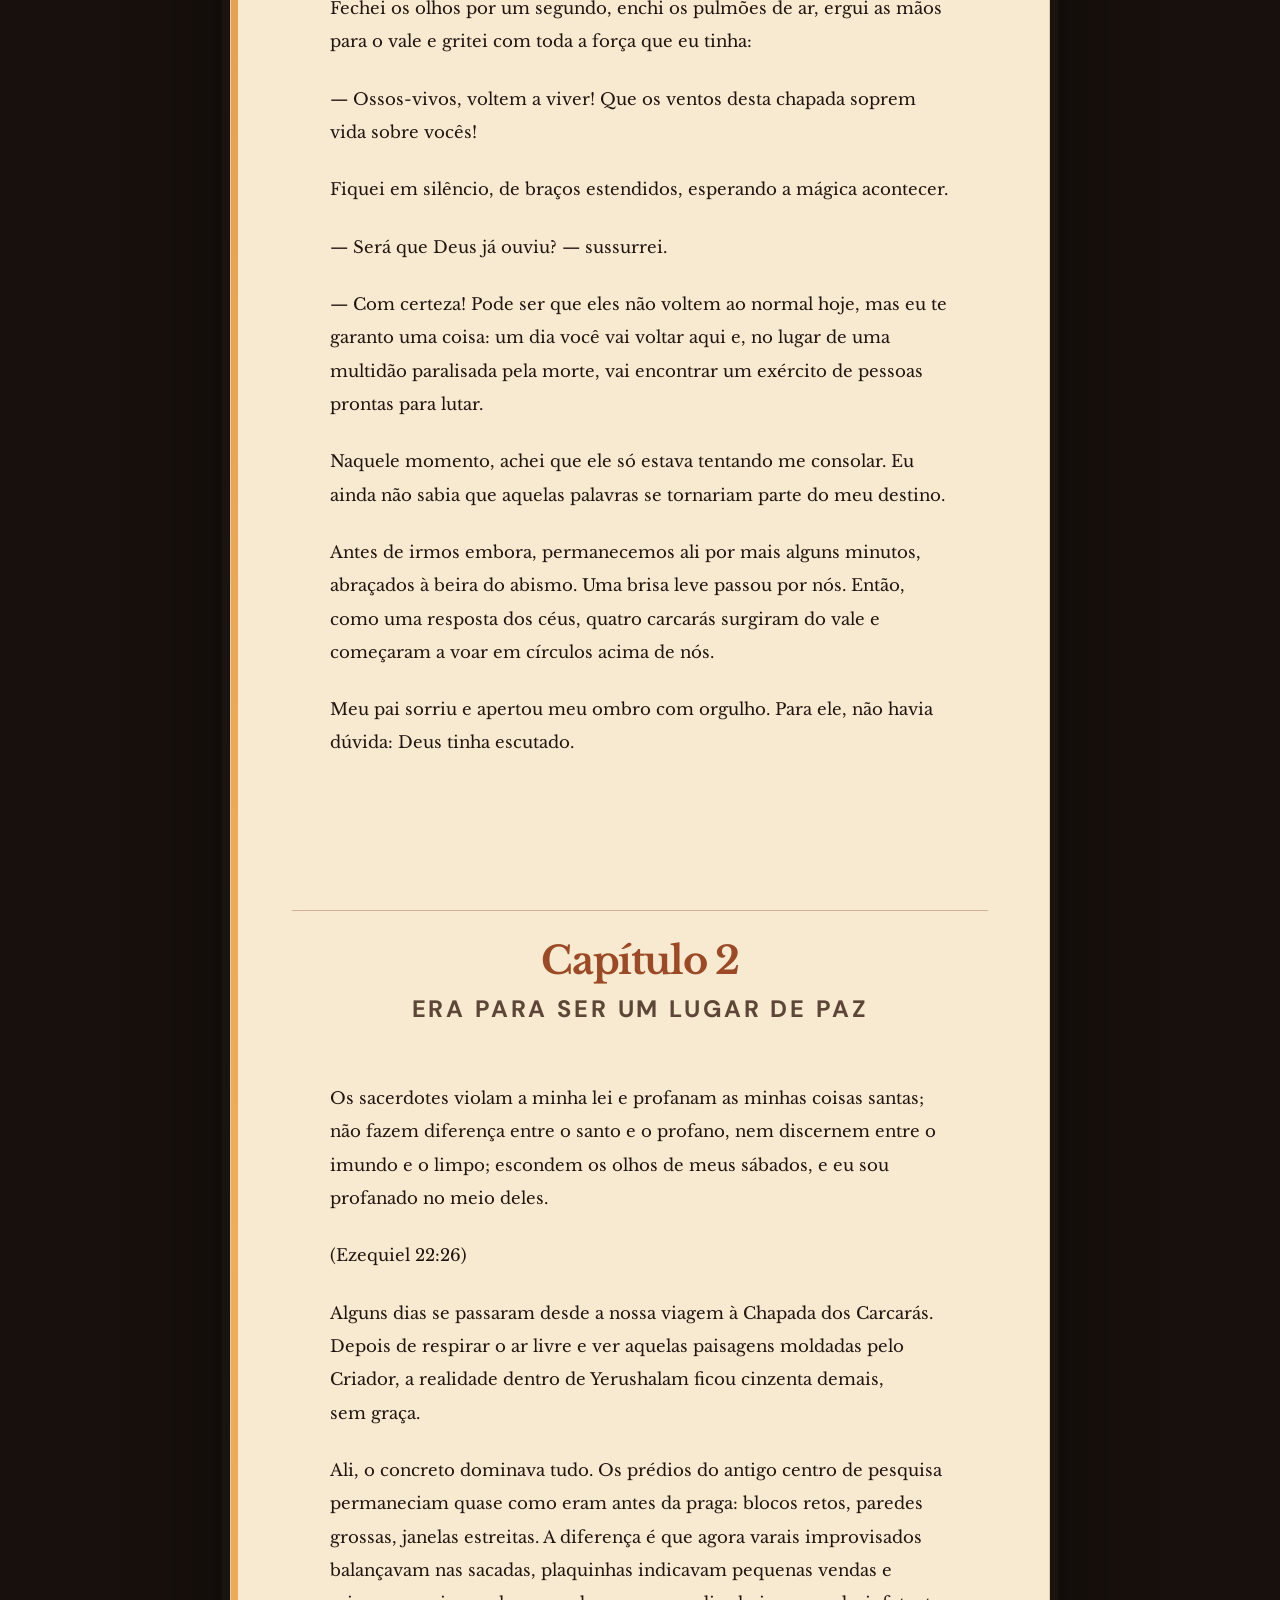
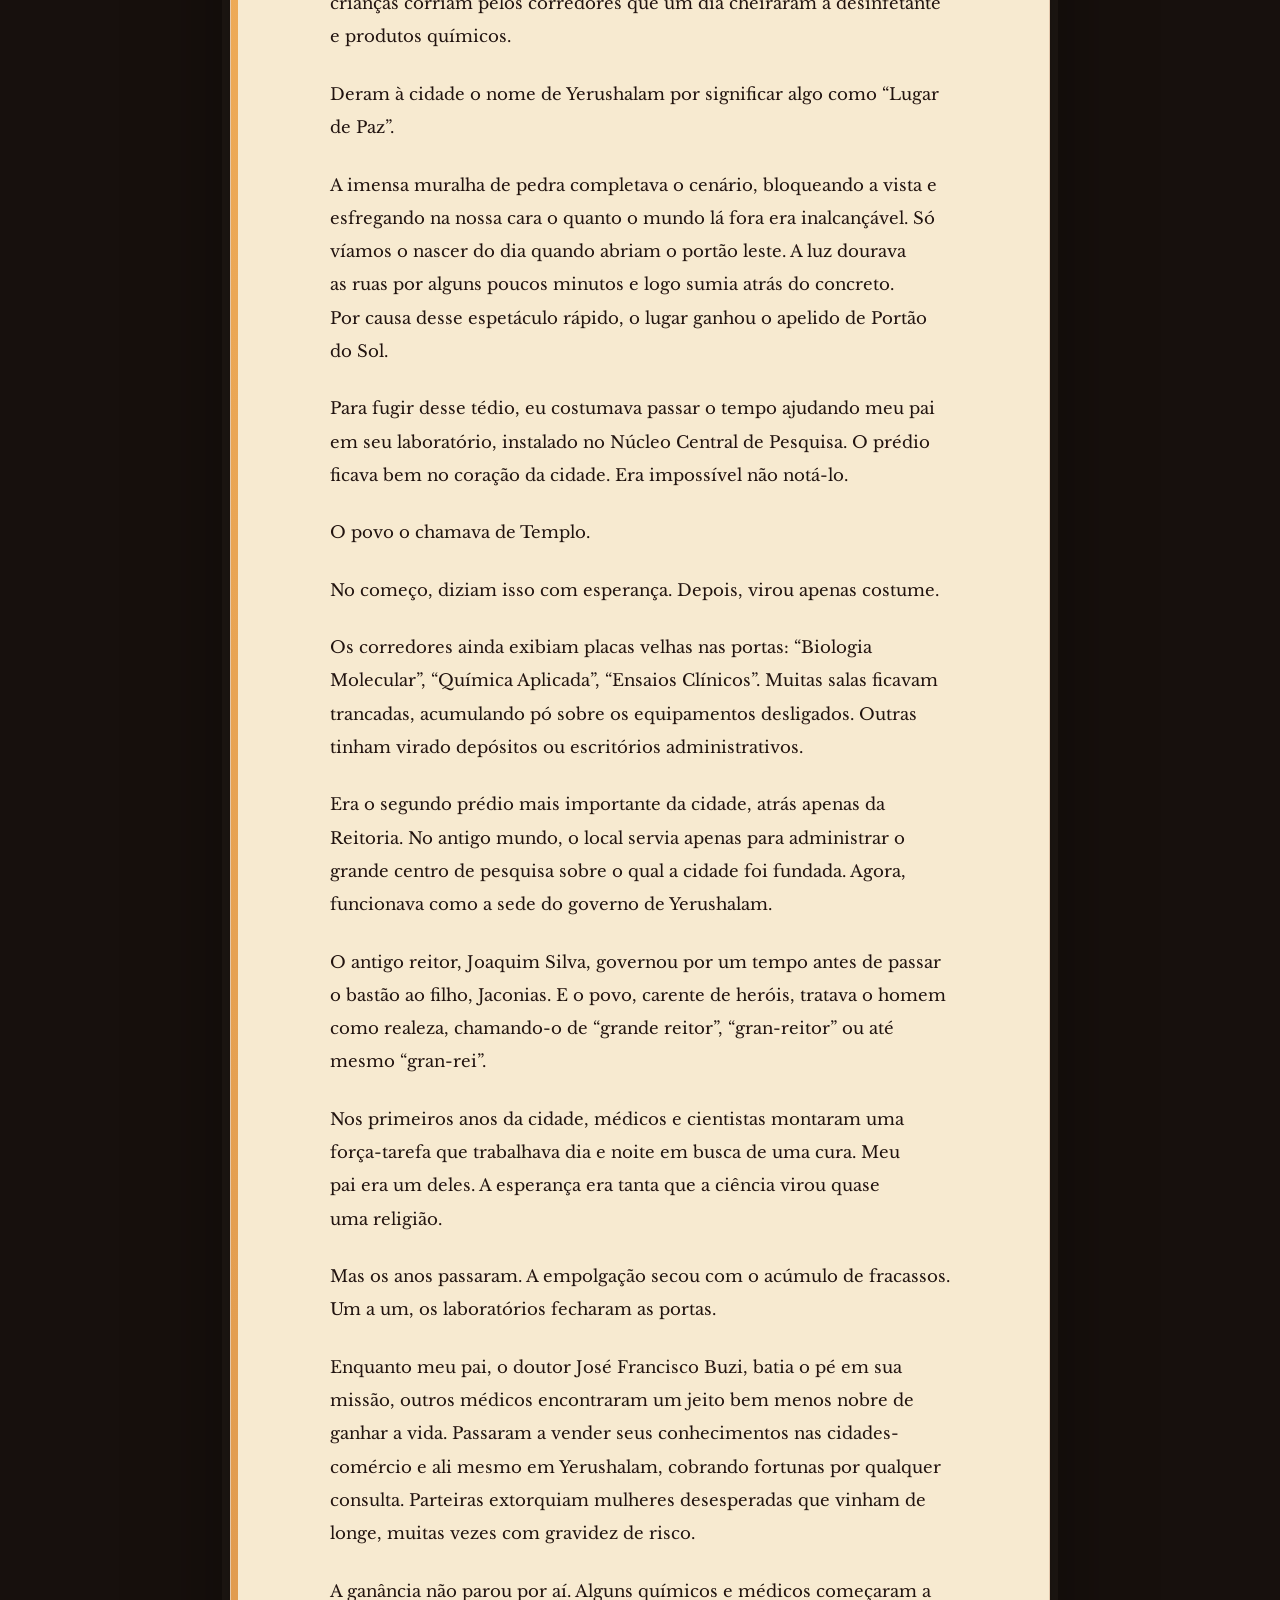
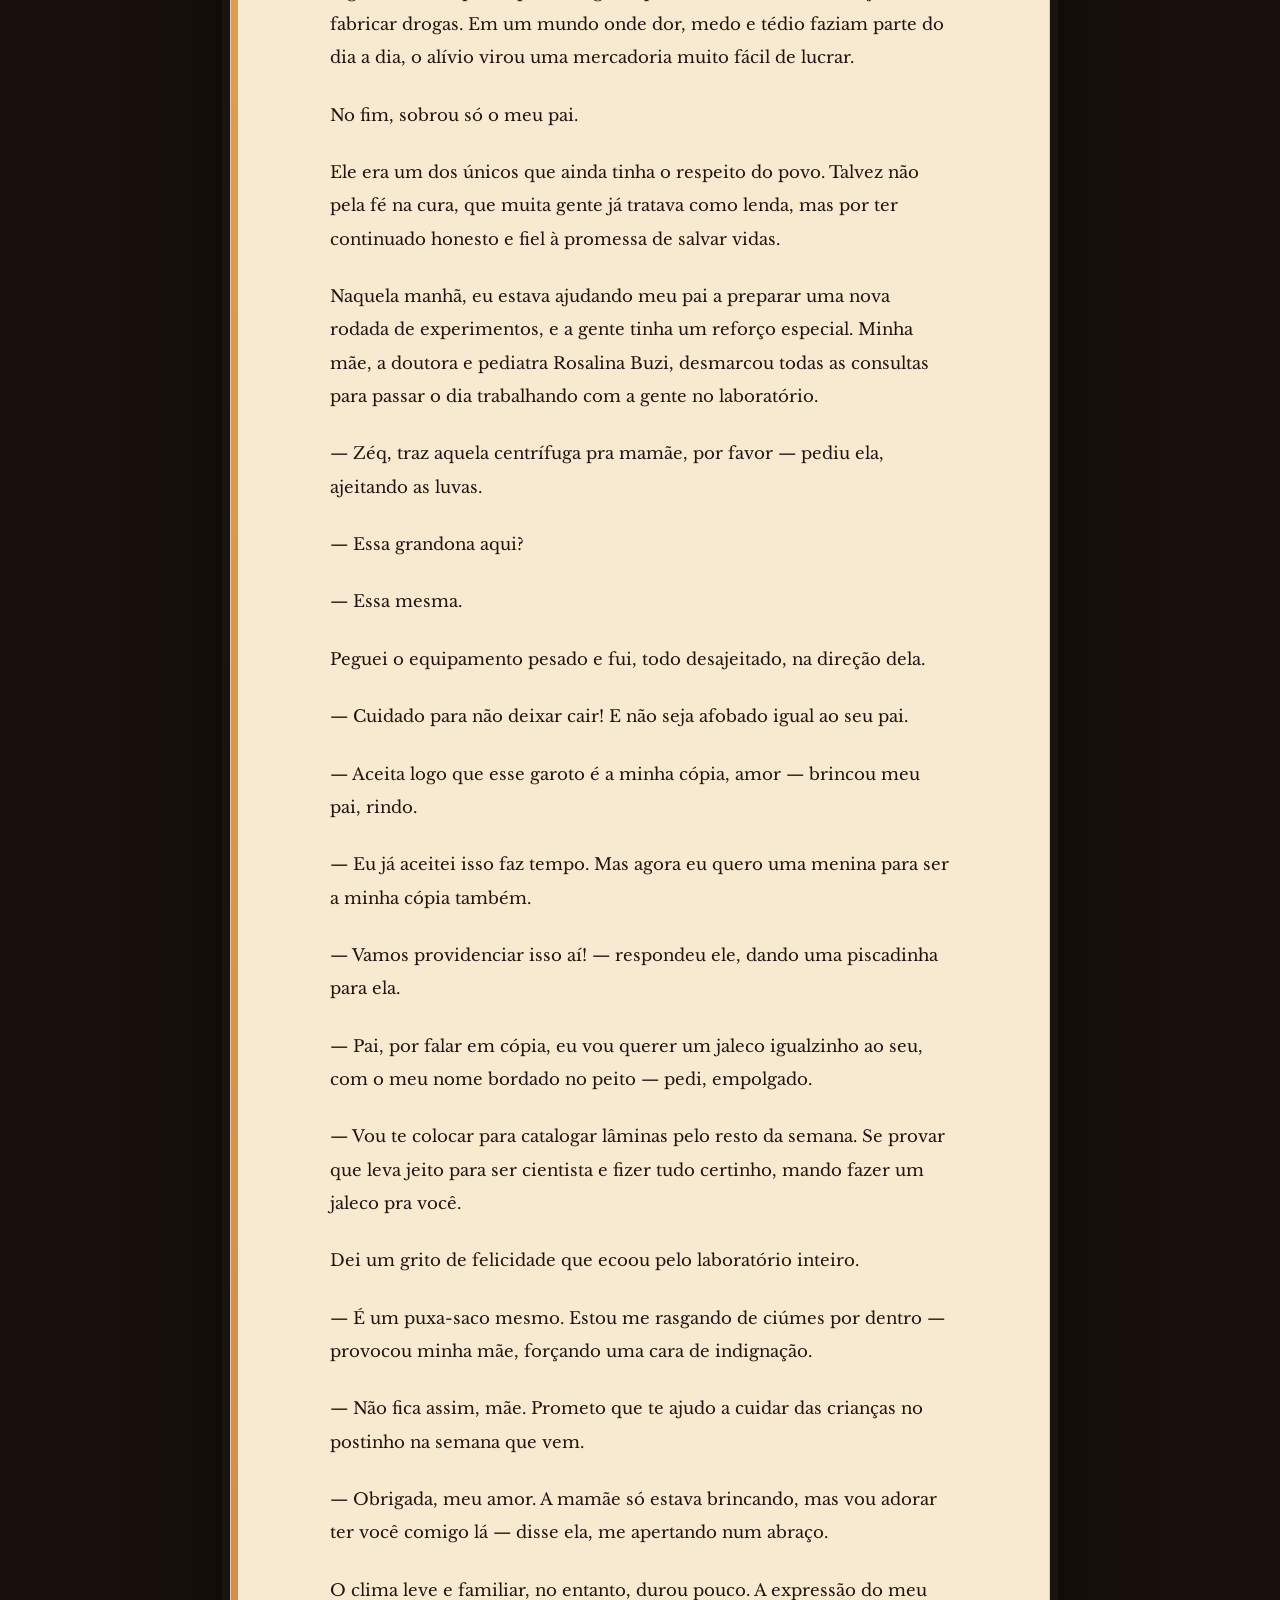
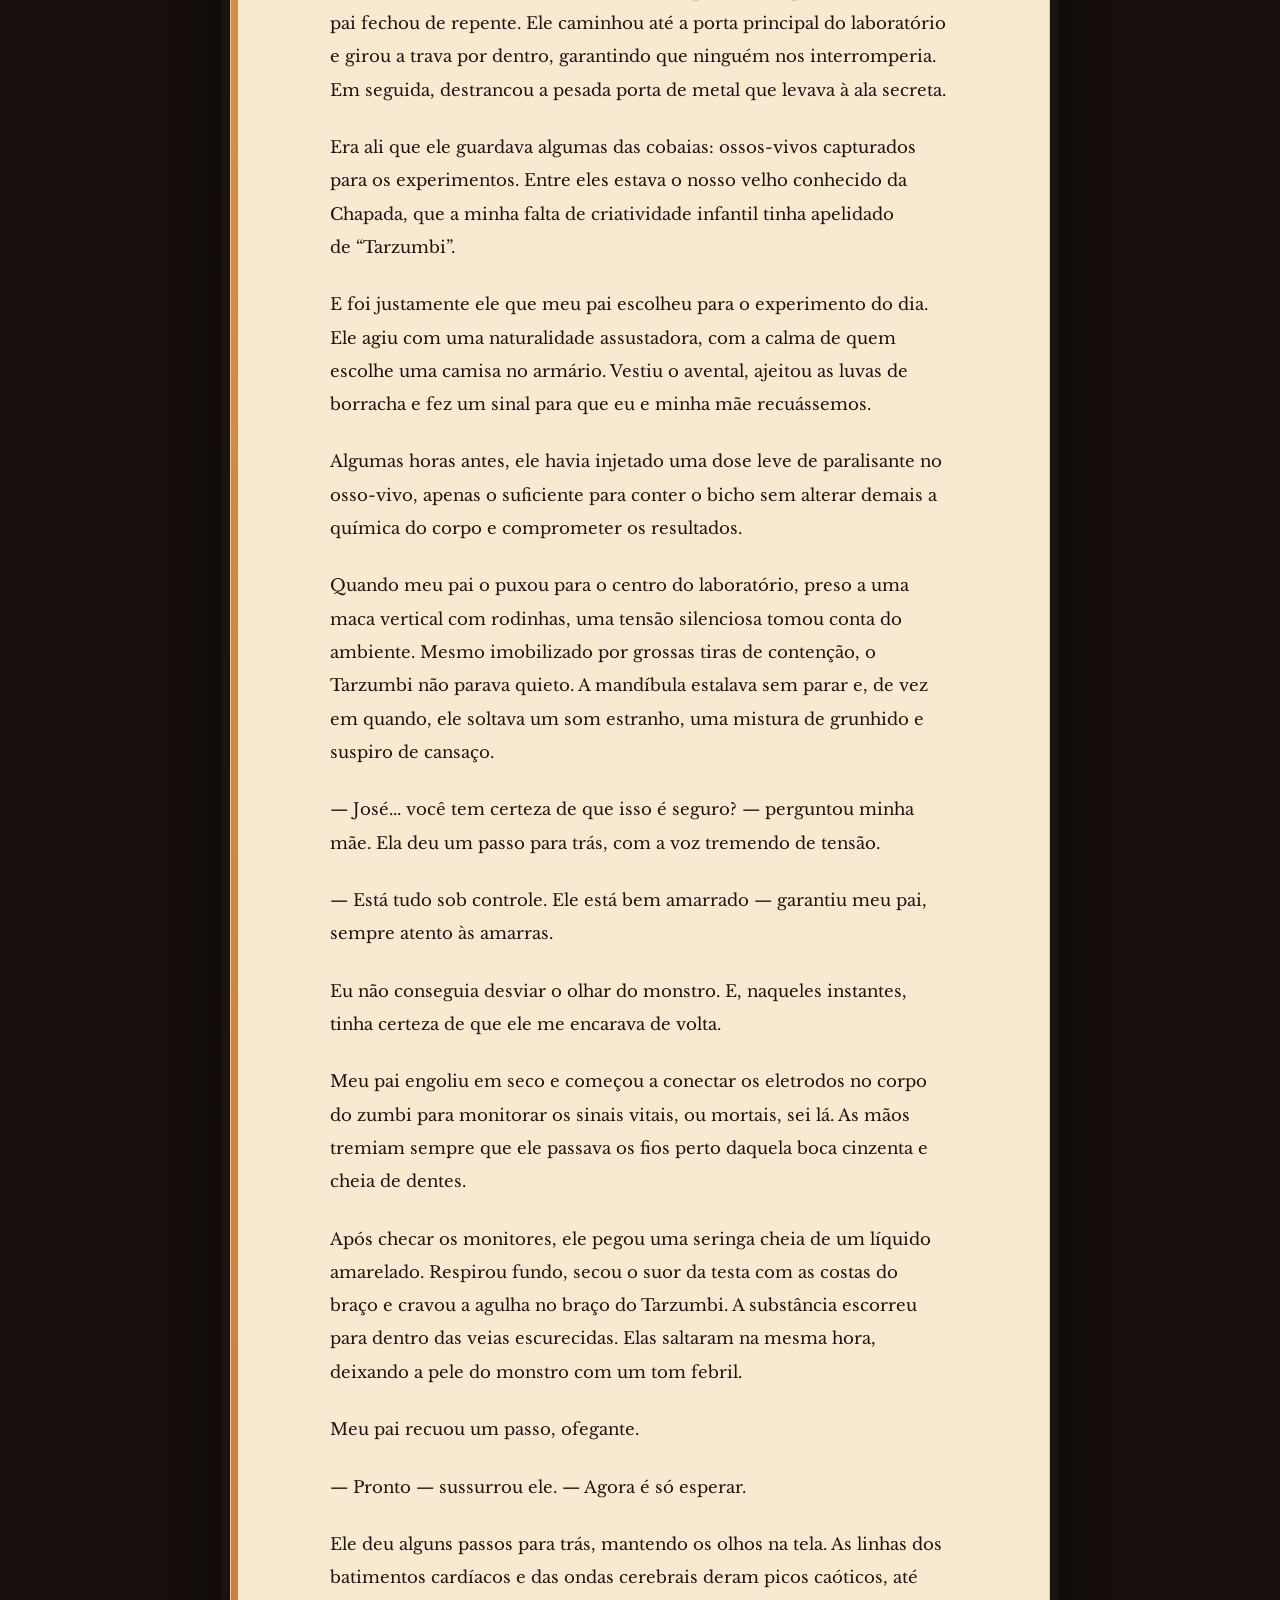
<file: amostra.html>
<!doctype html>
<html lang="pt-BR">

<head>
  <meta charset="utf-8">
  <meta name="viewport" content="width=device-width, initial-scale=1">
  <meta name="theme-color" content="#17100d">
  <meta name="color-scheme" content="dark">
  <meta name="description"
    content="Leia gratuitamente os dois primeiros capítulos de Ezequiel e o Mundo de Ossos Vivos, romance distópico de C. E. Gomes.">
  <meta name="author" content="C. E. Gomes">
  <meta property="og:type" content="article">
  <meta property="og:locale" content="pt_BR">
  <meta property="og:title" content="Leia os dois primeiros capítulos | Ezequiel e o Mundo de Ossos Vivos">
  <meta property="og:description" content="Uma amostra gratuita do romance distópico de C. E. Gomes.">
  <meta property="og:image" content="img/capa-ezequiel.jpg">
  <meta property="og:image:alt" content="Capa do livro Ezequiel e o Mundo de Ossos Vivos">
  <meta name="twitter:card" content="summary_large_image">
  <meta name="twitter:title" content="Leia os dois primeiros capítulos | Ezequiel e o Mundo de Ossos Vivos">
  <meta name="twitter:description" content="Uma amostra gratuita do romance distópico de C. E. Gomes.">
  <title>Leia os dois primeiros capítulos | Ezequiel e o Mundo de Ossos Vivos</title>
  <link rel="icon" type="image/jpeg" href="img/capa-ezequiel.jpg">
  <link rel="preconnect" href="https://fonts.googleapis.com">
  <link rel="preconnect" href="https://fonts.gstatic.com" crossorigin>
  <link
    href="https://fonts.googleapis.com/css2?family=DM+Sans:wght@400;500;600;700&amp;family=Libre+Baskerville:wght@400;700&amp;display=swap"
    rel="stylesheet">
  <link rel="stylesheet" href="https://cdn.jsdelivr.net/npm/bootstrap-icons@1.13.1/font/bootstrap-icons.min.css">
  <link rel="stylesheet" href="css/styles.css">
  <link rel="stylesheet" href="css/mobile-fix.css">
  <link rel="stylesheet" href="css/nav-mobile.css">
  <link rel="stylesheet" href="css/layout-refresh.css">
</head>

<body>
  <a class="skip-link" href="#conteudo">Pular para o conteúdo principal</a>
  <div class="grain" aria-hidden="true"></div>
  <header class="site-header">
    <a class="brand" href="index.html" aria-label="Voltar para Ezequiel e o Mundo de Ossos Vivos"><img
        class="brand-logo" src="img/logoEzequiel.png" alt=""><em><small>Ezequiel e o mundo de</small><strong>Ossos
          Vivos</strong></em></a>
    <nav aria-label="Navegação principal"></nav>
    <a class="header-buy" href="https://a.co/d/0dIUBMt1" target="_blank" rel="noopener noreferrer">Comprar <i
        class="bi bi-arrow-up-right" aria-hidden="true"></i></a>
  </header>
  <main id="conteudo" class="sample-page" tabindex="-1">
    <header class="sample-hero">
      <p class="kicker">Amostra gratuita</p>
      <h1>Leia os dois primeiros capítulos</h1>
      <p>Entre nas muralhas de Yerushalam e descubra a origem da missão de Ezequiel.</p>
    </header>
    <article class="sample-book">
      <header class="sample-book-header">
        <p class="kicker">Ezequiel e o Mundo de Ossos Vivos</p>
        <h2>C. E. Gomes</h2>
        <blockquote>“Ossos secos, ouvi a palavra do Senhor. Assim diz o Senhor Deus a estes ossos: Eis que farei entrar
          em vós o espírito, e vivereis.”<cite>Ezequiel 37:4-5</cite></blockquote>
      </header>
      <div class="sample-text">
        <h2>Capítulo 1<br><span>Profetiza sobre estes Ossos</span></h2>
        <p>O mundo sempre foi um lugar de medo e caos, pelo menos desde que me entendo por gente. Vivi os últimos
          suspiros do mundo antigo, mas o que restou daquela época são apenas borrões na minha memória. Tudo o que
          conheço de verdade se limita às grossas muralhas de Yerushalam. Do lado de fora, cada passo é uma aposta com a
          morte, um risco que ninguém quer correr a menos que esteja disposto a virar comida de zumbi.</p>
        <p>Sair era exceção, um privilégio restrito aos mais preparados e apenas em casos de extrema necessidade. Meu
          pai, o doutor Buzi, era um desses homens. Ele era um médico brilhante, daqueles que conseguiam aliviar a dor
          dos outros mesmo quando os recursos eram escassos. Eu o observava com admiração e, no fundo, desejava seguir
          seus passos, sem ainda compreender a real dimensão do perigo que nos cercava.</p>
        <p>Um dia, depois de muita birra da minha parte, porque sempre fui dramático, ele acabou cedendo e me deixou
          acompanhá-lo em uma expedição por ervas medicinais na Chapada dos Carcarás. O frio daquela manhã estava a
          nosso favor, pois, quando a temperatura caía, os ossos-vivos se agrupavam para se aquecer e se moviam menos.
          Meu pai sabia que não podia desperdiçar aquela oportunidade de colher remédios para os doentes da cidade. E
          eu, claro, não ia perder a chance de aprender com ele e conhecer o mundo lá fora.</p>
        <p>O destino ficava longe. Para a viagem, meu pai conseguiu um cavalo, muito mais discreto do que qualquer
          veículo motorizado. Além disso, combustível havia se tornado artigo de luxo, raro demais para ser
          desperdiçado.</p>
        <p>Dois bandeirantes foram conosco, pois conheciam aquelas terras melhor do que ninguém. Eram eles que mapeavam
          os arredores de Yerushalam, rastreavam as concentrações de ossos-vivos e abriam rotas seguras para o comércio
          com mascates e outras cidades fortificadas.</p>
        <p>Os dois seguiam sempre à frente, atentos a qualquer sinal de perigo. Meu pai não demonstrava, mas estava com
          muito medo. Ele não costumava sair dos muros e só foi porque era um dos poucos capazes de identificar as ervas
          medicinais e os lugares exatos onde elas cresciam.</p>
        <p>Quando o portão de Yerushalam começou a ranger, senti o estômago gelar.</p>
        <p>Do outro lado estava o mundo morto.</p>
        <p>O horizonte estava cinzento, coberto pela névoa do frio. Dei alguns passos para fora, e o cheiro forte de
          carne podre invadiu minhas narinas. Os ossos-vivos se arrastavam contra as muralhas, tentando subir,
          impregnando aquele odor em cada pedra. Para a nossa sorte, faltava-lhes habilidade para escalar tantos metros
          de superfície lisa. E, mesmo que conseguissem, as sentinelas permaneciam de prontidão no alto, vigiando
          invasores e saqueadores dia e noite.</p>
        <p>Apesar da tensão constante, o trajeto ao lado do meu pai foi marcante. Ver que ele enfrentava o próprio medo
          para ajudar outras pessoas só aumentava minha admiração. Ao longo do caminho, ele me ensinava algo sobre cada
          planta ou inseto que encontrávamos.</p>
        <p>Os dois bandeirantes se revezavam no outro cavalo. Um seguia a pé, analisando o terreno com cuidado, enquanto
          o outro ia montado. O som das ferraduras denunciava a nossa presença, por isso o guia ia sempre à frente,
          atento a qualquer ruído entre as rochas.</p>
        <p>Tudo ficou mais tenso ao entrarmos em um trecho mais arborizado, cheio de esconderijos perfeitos para um
          osso-vivo. Meu pai interrompeu nossa conversa sobre o mundo antigo e ordenou silêncio absoluto.</p>
        <p>Na hora, achei aquela precaução um exagero. Afinal, já tínhamos cavalgado quilômetros sem encontrar nenhuma
          alma viva. Ou morta.</p>
        <p>Eu estava completamente enganado.</p>
        <p>De repente, entre os galhos densos de uma árvore, um osso-vivo que estava preso lá no alto se agitou e
          despencou bem na frente do cavalo.</p>
        <p>O animal empinou com violência, relinchando em pânico. Em um instante, tudo saiu do controle.</p>
        <p>Com o tranco, minhas mãos se soltaram da cintura do meu pai. Fui arremessado para trás e bati no chão de
          terra.</p>
        <p>Por sorte, o tombo não me machucou muito. Mas o zumbi já vinha tropeçando na minha direção, faminto pelo
          pequeno quitute de carne fresca que eu era.</p>
        <p>O bandeirante do outro cavalo pulou da sela num impulso e voou com os dois pés direto na cabeça do osso-vivo.
          O baque jogou o monstro no chão, atordoado.</p>
        <p>Meu pai, menos habilidoso, lutava com as rédeas para acalmar o cavalo e descer.</p>
        <p>— Corre, filho! — gritou ele.</p>
        <p>Minha primeira reação foi rastejar de costas, arrastando o corpo na terra para fugir da criatura. Num
          solavanco, me virei, fiquei de pé e disparei em direção às árvores mais fechadas.</p>
        <p>— Por aí não! Pela trilha! Pra gente te ver! — berrou o bandeirante, lutando para conter o cinzento e se
          esquivar das mordidas.</p>
        <p>Mudei a rota na mesma hora e corri pelo caminho aberto. O homem, cujo nome eu nem lembro mais, tinha toda
          razão. Na mata fechada, o risco de topar com outros ossos-vivos escondidos era bem maior.</p>
        <p>Meu pai finalmente domou o cavalo. Aqueles poucos segundos pareceram uma eternidade. Ele saltou do animal e
          correu para socorrer o bandeirante, que já perdia as forças. A regra ali era cruel: ossos-vivos não se cansam.
          Nós, sim. O zumbi ainda se debatia sobre ele.</p>
        <p>Meu pai abriu a bolsa com pressa, puxou uma seringa e quebrou uma ampola com os dentes. Sugou o líquido e,
          sem hesitar, cravou a agulha no pescoço da criatura. O cinzento reagiu na hora, virando o corpo para atacá-lo,
          mas meu pai acertou um soco na mandíbula com tanta força que o bicho desabou.</p>
        <p>Ele nunca foi violento com ninguém.</p>
        <p>Jamais imaginei que aquele médico pacífico soubesse dar um golpe daqueles.</p>
        <p>Eu já estava mais à frente, mas parei assim que me senti a uma distância segura para observar a cena.</p>
        <p>O osso-vivo ainda tentou se levantar, forçando os braços contra o chão, mas o tempo dele acabou. O líquido da
          seringa agiu rápido, fazendo o monstro amolecer e tombar de costas, apagado de vez.</p>
        <p>Em seguida, o bandeirante puxou o facão preso à sela do cavalo e ergueu o braço, pronto para terminar o
          serviço. Mas, antes que a lâmina descesse, meu pai gritou:</p>
        <p>— Pare! Preciso dele vivo! — Ele hesitou por um segundo. — Quer dizer… preciso dele assim. Vamos levá-lo com
          a gente.</p>
        <p>— O senhor enlouqueceu? — protestou o homem, com os olhos arregalados. — Não podemos entrar com isso em
          Yerushalam. É perigoso demais!</p>
        <p>— Preciso de um espécime inteiro para as minhas pesquisas. É a nossa única chance de descobrir uma cura.</p>
        <p>— Mas… a guarda não vai nos deixar passar com ele, senhor.</p>
        <p>— Deixa a guarda comigo, rapaz. Agora me ajuda a amarrar o bicho e botar no cavalo. O paralisante vai
          deixá-lo apagado por umas horas, tempo de sobra para fazermos o que viemos fazer e voltar para casa.</p>
        <p>O homem desconfiou, mas acabou cedendo. Ele sabia que meu pai era um dos melhores cientistas de Yerushalam e
          que a maior chance de aquela cura nascer vinha dali.</p>
        <p>Embalamos o osso-vivo para presente. O outro bandeirante, que já tinha voltado para avisar que o caminho
          estava limpo, ajudou a amarrar o cinzento na garupa do cavalo.</p>
        <p>A essa altura, eu já não confiava mais nas avaliações dele. Afinal, o cara não enxergou um zumbi-tarzan
          dormindo bem em cima das nossas cabeças. Passei o resto do trajeto de orelha em pé.</p>
        <p>Seguimos para o topo da Chapada dos Carcarás. Já era meio da tarde e a temperatura despencava a cada metro de
          altitude. O vento soprava mais forte, curvando as árvores tortas do cerrado e uivando entre as pedras. O som
          parecia um lamento, o que deu ao imenso desfiladeiro lá embaixo o nome de Vale dos Murmúrios.</p>
        <p>Mas agora, além do vento, uma multidão de ossos-vivos unia os próprios gemidos àquela sinfonia macabra. Eles
          continuavam ali havia anos, desde o dia da transformação, esperando eternamente por alguma coisa. Uma estranha
          esperança mantinha aquela massa no mesmo lugar, estática, mesmo em uma região sem carne humana por perto.</p>
        <p>Depois de recolher as ervas, paramos na beira do penhasco. À nossa frente, o horizonte se esticava até onde a
          vista alcançava, uma vastidão dourada lavada pela luz do fim da tarde. Se o mundo não fosse tão perigoso no
          escuro, eu apostaria a vida em que aquele era o ponto mais bonito do universo para ver o sol se pôr. Por
          alguns instantes, o caos simplesmente deixou de existir.</p>
        <p>Meu pai quebrou o silêncio:</p>
        <p>— Como é lindo, não é?</p>
        <p>— Sim, pai. Acho que é a paisagem mais linda que eu já vi.</p>
        <p>— Pois é. Deus é mesmo um grande artista para pintar uma tela tão perfeita como essa.</p>
        <p>— Verdade — concordei. — Ele só errou na hora de criar aqueles monstros ali embaixo.</p>
        <p>Meu pai suspirou, fixando os olhos no vale.</p>
        <p>— Deus não erra, filho. Nós é que erramos. Aqueles que você chama de monstros são humanos. Como eu e você. E
          também são filhos amados por Ele.</p>
        <p>— Se Ele ama tanto assim, por que deixa eles ficarem desse jeito?</p>
        <p>— Deus nos deu um presente que nos separa de todas as outras criações deste mundo: a liberdade de escolher.
          E, por causa dela, fizemos coisas incríveis, mas também atrocidades terríveis. O surgimento dos ossos-vivos é
          consequência das nossas próprias escolhas.</p>
        <p>— Então era melhor a gente não ter ganhado esse presente.</p>
        <p>Ele sorriu e bagunçou meu cabelo.</p>
        <p>— Você ia preferir que eu te trancasse numa bolha de proteção dentro do quarto, longe de qualquer perigo, mas
          sem poder decidir nada? Ia preferir que eu te proibisse de vir comigo hoje, só para não correr o risco de
          topar com aquele zumbi-tarzan?</p>
        <p>— Lógico que não.</p>
        <p>— Pois é. Você se machucou um pouco quando caiu do cavalo, mas está aqui, do meu lado, olhando essa paisagem.
          A liberdade tem seus riscos.</p>
        <p>Fiquei mastigando aquela ideia por um instante, encarando as criaturas lá embaixo.</p>
        <p>— Mas, pai... será que um dia Deus vai acabar com esses zumbis? Pra gente poder andar livre por aí, sem medo
          de ser atacado?</p>
        <p>Ele me olhou nos olhos. A firmeza e a compaixão daquele olhar marcaram a minha alma para sempre:</p>
        <p>— Eu não quero que Deus acabe com os zumbis, Ezequiel. Eu quero que Ele os cure.</p>
        <p>— Mas, pai, todo mundo diz que eles já estão mortos. Como Deus ia trazer alguém de volta à vida?</p>
        <p>— Deus já fez isso outras vezes, campeão. Além do mais, eu não acredito que eles estejam mortos. Por pior que
          seja o estado de um osso-vivo, tenho esperança de que ainda existe vida pulsando naqueles corpos. É por isso
          que continuo pesquisando uma cura.</p>
        <p>— Entendi.</p>
        <p>Ele suspirou, olhando a vastidão dourada do cerrado.</p>
        <p>— Sei que é difícil enxergar uma saída em um mundo tão doente. O mais fácil é aceitar que as coisas vão
          continuar assim, ou até piorar. Mas olha para esse horizonte, filho. Você acha mesmo que o Deus que criou tudo
          isso não consegue mudar o nosso mundo?</p>
        <p>— Até agora, eu achava que não.</p>
        <p>— Pois Ele pode. E pode muito mais. Além da liberdade de escolher, eu acredito em outro presente que Ele
          deixou para nós.</p>
        <p>— Poder? Tipo de super-herói? — perguntei.</p>
        <p>Meu pai riu da comparação.</p>
        <p>— Isso mesmo, tipo de super-herói. Deus deu poder às nossas palavras: o dom de profetizar. O que sai da nossa
          boca pode transformar quem somos e até o mundo à nossa volta.</p>
        <p>Ele apertou minha mão e me guiou até a beira do penhasco, de onde víamos a multidão de ossos-vivos executando
          lá embaixo aquele balé macabro e arrastado.</p>
        <p>— O que o senhor vai fazer, pai?</p>
        <p>— Vou te ensinar a usar esse dom. Está vendo aquele vale? Você acredita que esses ossos podem reviver?</p>
        <p>— Se o senhor acredita, eu confio que sim.</p>
        <p>— Então profetize, meu filho. Diga que esses ossos-vivos vão voltar a viver.</p>
        <p>Fechei os olhos por um segundo, enchi os pulmões de ar, ergui as mãos para o vale e gritei com toda a força
          que eu tinha:</p>
        <p>— Ossos-vivos, voltem a viver! Que os ventos desta chapada soprem vida sobre vocês!</p>
        <p>Fiquei em silêncio, de braços estendidos, esperando a mágica acontecer.</p>
        <p>— Será que Deus já ouviu? — sussurrei.</p>
        <p>— Com certeza! Pode ser que eles não voltem ao normal hoje, mas eu te garanto uma coisa: um dia você vai
          voltar aqui e, no lugar de uma multidão paralisada pela morte, vai encontrar um exército de pessoas prontas
          para lutar.</p>
        <p>Naquele momento, achei que ele só estava tentando me consolar. Eu ainda não sabia que aquelas palavras se
          tornariam parte do meu destino.</p>
        <p>Antes de irmos embora, permanecemos ali por mais alguns minutos, abraçados à beira do abismo. Uma brisa leve
          passou por nós. Então, como uma resposta dos céus, quatro carcarás surgiram do vale e começaram a voar em
          círculos acima de nós.</p>
        <p>Meu pai sorriu e apertou meu ombro com orgulho. Para ele, não havia dúvida: Deus tinha escutado.</p>
        <h2>Capítulo 2<br><span>Era para ser um Lugar de Paz</span></h2>
        <p>Os sacerdotes violam a minha lei e profanam as minhas coisas santas; não fazem diferença entre o santo e o
          profano, nem discernem entre o imundo e o limpo; escondem os olhos de meus sábados, e eu sou profanado no meio
          deles.</p>
        <p>(Ezequiel 22:26)</p>
        <p>Alguns dias se passaram desde a nossa viagem à Chapada dos Carcarás. Depois de respirar o ar livre e ver
          aquelas paisagens moldadas pelo Criador, a realidade dentro de Yerushalam ficou cinzenta demais, sem graça.
        </p>
        <p>Ali, o concreto dominava tudo. Os prédios do antigo centro de pesquisa permaneciam quase como eram antes da
          praga: blocos retos, paredes grossas, janelas estreitas. A diferença é que agora varais improvisados
          balançavam nas sacadas, plaquinhas indicavam pequenas vendas e crianças corriam pelos corredores que um dia
          cheiraram a desinfetante e produtos químicos.</p>
        <p>Deram à cidade o nome de Yerushalam por significar algo como “Lugar de Paz”.</p>
        <p>A imensa muralha de pedra completava o cenário, bloqueando a vista e esfregando na nossa cara o quanto o
          mundo lá fora era inalcançável. Só víamos o nascer do dia quando abriam o portão leste. A luz dourava as ruas
          por alguns poucos minutos e logo sumia atrás do concreto. Por causa desse espetáculo rápido, o lugar ganhou o
          apelido de Portão do Sol.</p>
        <p>Para fugir desse tédio, eu costumava passar o tempo ajudando meu pai em seu laboratório, instalado no Núcleo
          Central de Pesquisa. O prédio ficava bem no coração da cidade. Era impossível não notá-lo.</p>
        <p>O povo o chamava de Templo.</p>
        <p>No começo, diziam isso com esperança. Depois, virou apenas costume.</p>
        <p>Os corredores ainda exibiam placas velhas nas portas: “Biologia Molecular”, “Química Aplicada”, “Ensaios
          Clínicos”. Muitas salas ficavam trancadas, acumulando pó sobre os equipamentos desligados. Outras tinham
          virado depósitos ou escritórios administrativos.</p>
        <p>Era o segundo prédio mais importante da cidade, atrás apenas da Reitoria. No antigo mundo, o local servia
          apenas para administrar o grande centro de pesquisa sobre o qual a cidade foi fundada. Agora, funcionava como
          a sede do governo de Yerushalam.</p>
        <p>O antigo reitor, Joaquim Silva, governou por um tempo antes de passar o bastão ao filho, Jaconias. E o povo,
          carente de heróis, tratava o homem como realeza, chamando-o de “grande reitor”, “gran-reitor” ou até mesmo
          “gran-rei”.</p>
        <p>Nos primeiros anos da cidade, médicos e cientistas montaram uma força-tarefa que trabalhava dia e noite em
          busca de uma cura. Meu pai era um deles. A esperança era tanta que a ciência virou quase uma religião.</p>
        <p>Mas os anos passaram. A empolgação secou com o acúmulo de fracassos. Um a um, os laboratórios fecharam as
          portas.</p>
        <p>Enquanto meu pai, o doutor José Francisco Buzi, batia o pé em sua missão, outros médicos encontraram um jeito
          bem menos nobre de ganhar a vida. Passaram a vender seus conhecimentos nas cidades-comércio e ali mesmo em
          Yerushalam, cobrando fortunas por qualquer consulta. Parteiras extorquiam mulheres desesperadas que vinham de
          longe, muitas vezes com gravidez de risco.</p>
        <p>A ganância não parou por aí. Alguns químicos e médicos começaram a fabricar drogas. Em um mundo onde dor,
          medo e tédio faziam parte do dia a dia, o alívio virou uma mercadoria muito fácil de lucrar.</p>
        <p>No fim, sobrou só o meu pai.</p>
        <p>Ele era um dos únicos que ainda tinha o respeito do povo. Talvez não pela fé na cura, que muita gente já
          tratava como lenda, mas por ter continuado honesto e fiel à promessa de salvar vidas.</p>
        <p>Naquela manhã, eu estava ajudando meu pai a preparar uma nova rodada de experimentos, e a gente tinha um
          reforço especial. Minha mãe, a doutora e pediatra Rosalina Buzi, desmarcou todas as consultas para passar o
          dia trabalhando com a gente no laboratório.</p>
        <p>— Zéq, traz aquela centrífuga pra mamãe, por favor — pediu ela, ajeitando as luvas.</p>
        <p>— Essa grandona aqui?</p>
        <p>— Essa mesma.</p>
        <p>Peguei o equipamento pesado e fui, todo desajeitado, na direção dela.</p>
        <p>— Cuidado para não deixar cair! E não seja afobado igual ao seu pai.</p>
        <p>— Aceita logo que esse garoto é a minha cópia, amor — brincou meu pai, rindo.</p>
        <p>— Eu já aceitei isso faz tempo. Mas agora eu quero uma menina para ser a minha cópia também.</p>
        <p>— Vamos providenciar isso aí! — respondeu ele, dando uma piscadinha para ela.</p>
        <p>— Pai, por falar em cópia, eu vou querer um jaleco igualzinho ao seu, com o meu nome bordado no peito — pedi,
          empolgado.</p>
        <p>— Vou te colocar para catalogar lâminas pelo resto da semana. Se provar que leva jeito para ser cientista e
          fizer tudo certinho, mando fazer um jaleco pra você.</p>
        <p>Dei um grito de felicidade que ecoou pelo laboratório inteiro.</p>
        <p>— É um puxa-saco mesmo. Estou me rasgando de ciúmes por dentro — provocou minha mãe, forçando uma cara de
          indignação.</p>
        <p>— Não fica assim, mãe. Prometo que te ajudo a cuidar das crianças no postinho na semana que vem.</p>
        <p>— Obrigada, meu amor. A mamãe só estava brincando, mas vou adorar ter você comigo lá — disse ela, me
          apertando num abraço.</p>
        <p>O clima leve e familiar, no entanto, durou pouco. A expressão do meu pai fechou de repente. Ele caminhou até
          a porta principal do laboratório e girou a trava por dentro, garantindo que ninguém nos interromperia. Em
          seguida, destrancou a pesada porta de metal que levava à ala secreta.</p>
        <p>Era ali que ele guardava algumas das cobaias: ossos-vivos capturados para os experimentos. Entre eles estava
          o nosso velho conhecido da Chapada, que a minha falta de criatividade infantil tinha apelidado de “Tarzumbi”.
        </p>
        <p>E foi justamente ele que meu pai escolheu para o experimento do dia. Ele agiu com uma naturalidade
          assustadora, com a calma de quem escolhe uma camisa no armário. Vestiu o avental, ajeitou as luvas de borracha
          e fez um sinal para que eu e minha mãe recuássemos.</p>
        <p>Algumas horas antes, ele havia injetado uma dose leve de paralisante no osso-vivo, apenas o suficiente para
          conter o bicho sem alterar demais a química do corpo e comprometer os resultados.</p>
        <p>Quando meu pai o puxou para o centro do laboratório, preso a uma maca vertical com rodinhas, uma tensão
          silenciosa tomou conta do ambiente. Mesmo imobilizado por grossas tiras de contenção, o Tarzumbi não parava
          quieto. A mandíbula estalava sem parar e, de vez em quando, ele soltava um som estranho, uma mistura de
          grunhido e suspiro de cansaço.</p>
        <p>— José... você tem certeza de que isso é seguro? — perguntou minha mãe. Ela deu um passo para trás, com a voz
          tremendo de tensão.</p>
        <p>— Está tudo sob controle. Ele está bem amarrado — garantiu meu pai, sempre atento às amarras.</p>
        <p>Eu não conseguia desviar o olhar do monstro. E, naqueles instantes, tinha certeza de que ele me encarava de
          volta.</p>
        <p>Meu pai engoliu em seco e começou a conectar os eletrodos no corpo do zumbi para monitorar os sinais vitais,
          ou mortais, sei lá. As mãos tremiam sempre que ele passava os fios perto daquela boca cinzenta e cheia de
          dentes.</p>
        <p>Após checar os monitores, ele pegou uma seringa cheia de um líquido amarelado. Respirou fundo, secou o suor
          da testa com as costas do braço e cravou a agulha no braço do Tarzumbi. A substância escorreu para dentro das
          veias escurecidas. Elas saltaram na mesma hora, deixando a pele do monstro com um tom febril.</p>
        <p>Meu pai recuou um passo, ofegante.</p>
        <p>— Pronto — sussurrou ele. — Agora é só esperar.</p>
        <p>Ele deu alguns passos para trás, mantendo os olhos na tela. As linhas dos batimentos cardíacos e das ondas
          cerebrais deram picos caóticos, até ganharem um ritmo mais lento e marcado.</p>
        <p>— Está reagindo — murmurou ele, sem piscar. — O metabolismo está mudando. A frequência neural também.</p>
        <p>Na maca, o osso-vivo começou a se contorcer. Ele jogava a cabeça para os lados e puxava as algemas de
          contenção com uma força absurda. O metal rangia contra o couro.</p>
        <p>— José, ele vai se soltar! — gritou minha mãe, encolhendo os ombros, apavorada.</p>
        <p>— Espera, Rosalina… O organismo dele só está lutando contra o antídoto! — respondeu meu pai, hipnotizado
          pelos números. — Está… estabilizando.</p>
        <p>O silêncio dominou o laboratório. O monstro parou de se debater. Seu peito subia e descia num ritmo pesado e
          irregular, mas inegavelmente vivo. Nos monitores, os números apresentavam resultados idênticos aos de uma
          pessoa saudável.</p>
        <p>— O antídoto está funcionando… — meu pai deu um passo à frente, chocado.</p>
        <p>O Tarzumbi levantou a cabeça devagar. O véu leitoso dos olhos dele se desfez, revelando um brilho castanho e
          humano. Ele piscou, olhando direto para o meu pai.</p>
        <p>Ninguém ousou respirar.</p>
        <p>— Pai, ele está vivo! Você conseguiu!</p>
        <p>Eu comemorei cedo demais.</p>
        <p>O momento de paz se estilhaçou com um grito rasgado, um som que misturava dor humana com a fúria irracional
          de um monstro. Alguma coisa indescritível devia estar queimando nas veias dele, porque o bicho voltou a se
          debater com uma força que desafiava a própria biologia. O monitor apitou feito louco, disparando um alerta
          vermelho de falha crítica.</p>
        <p>Antes que meu pai pudesse entender o erro, um estalo seco cortou a sala. O cinzento arrancou a fivela de
          contenção. Em frações de segundo, destruiu as outras amarras e se soltou por completo.</p>
        <p>Livre, o monstro avançou feito uma fera contra o meu pai. No susto, ele empurrou uma bandeja cheia de
          equipamentos no peito da criatura para frear o ataque. Minha mãe me agarrou pelos ombros, e me puxou contra
          ela num abraço desesperado. Petrificada, ela observava por cima do meu ombro o marido lutar pela vida.</p>
        <p>A criatura estalava a mandíbula, tentando morder o rosto dele a qualquer custo, mas meu pai travou os pulsos
          do zumbi, fazendo força para mantê-lo afastado.</p>
        <p>Os braços do meu pai já cediam diante da força bruta. O instinto de proteção da minha mãe falou mais alto.
          Ela me soltou bruscamente e apontou para o fundo da sala, berrando com todas as forças:</p>
        <p>— Ezequiel, para trás da mesa! Agora!</p>
        <p>Corri e me encolhi atrás do balcão. Eu tremia tanto que meus dentes batiam, mas ainda enxergava tudo por uma
          fresta entre os equipamentos.</p>
        <p>O Tarzumbi encurralou meu pai contra a parede. Meu pai ergueu uma banqueta de metal, empurrando aquelas
          mandíbulas frenéticas para longe, mas o monstro era implacável. Em uma investida brutal, a criatura venceu o
          bloqueio e mordeu perto do pulso direito dele.</p>
        <p>Minha mãe surgiu num ímpeto de desespero e desceu um microscópio pesado na cabeça do osso-vivo. O impacto fez
          o bicho cambalear e soltar meu pai, mas não o derrubou.</p>
        <p>Em um reflexo animalesco, a criatura girou o corpo e cravou os dentes direto no pescoço dela.</p>
        <p>O grito da minha mãe, aquele grito, gelou minha alma de um jeito que eu nunca vou esquecer. Eu não consegui
          olhar direito para o que aconteceu em seguida. Só lembro do sangue e do pavor tomando conta da sala.</p>
        <p>Meu pai rugiu, cego de dor e ódio puro. Ele se lançou sobre o monstro, agarrou o pescoço dele e o jogou no
          chão. Enquanto o zumbi se debatia debaixo dele, meu pai abriu uma das gavetas às cegas. Puxou um bisturi longo
          e, num golpe rápido e impiedoso, enterrou a lâmina até o fundo no pescoço do Tarzumbi.</p>
        <p>Ele ficou ali, ofegante, as mãos tremendo sobre a arma, esperando a criatura parar de se mover. Seus olhos,
          de repente, encontraram os meus através da fresta. Eu continuava paralisado. Por um breve e terrível instante,
          vi algo se quebrar dentro dele. Não era fraqueza. Era vergonha. A dor de um cientista e de um pai que havia
          acabado de fazer exatamente o que ensinara ao filho a nunca fazer: matar.</p>
        <p>Mas a culpa durou apenas um segundo. O som da minha mãe agonizando o trouxe de volta à realidade, e o rosto
          dele se quebrou em desespero.</p>
        <p>Ele rastejou até ela. Quando viu o estrago no pescoço, o choro explodiu num urro abafado. A sentença era
          clara, e o contágio corria rápido demais. Não havia o que fazer: em poucos minutos, ela viraria um monstro
          também.</p>
        <p>— Rosalina... eu estou com você, meu amor. Fica comigo. Vai ficar tudo bem... — disse ele, com a voz
          embargada, pressionando o pescoço dela inutilmente.</p>
        <p>— José... — ela balbuciou, tossindo sangue e puxando o ar com sacrifício. — Eu sou médica... não minta para
          mim. Me mata... por favor. Eu não quero que nosso menino me veja como um monstro.</p>
        <p>— Não... não! Eu vou encontrar um jeito! — teimou meu pai, balançando a cabeça, recusando-se a aceitar.</p>
        <p>— Você precisa ser rápido, José... — ela sussurrou, a vida se apagando em seus olhos. — Corte o seu braço. A
          sua mordida... Um de nós precisa ficar vivo para cuidar do Ezequiel.</p>
        <p>A ficha dele caiu. Ele deu um salto, correndo até a bancada e derrubando frascos e vidros pelo caminho. Puxou
          um torniquete de borracha e o amarrou com brutalidade logo acima do cotovelo, apertando o nó com os dentes. A
          respiração dele era um chiado desesperado. Pegou a lâmina cirúrgica novamente e avaliou o próprio braço.</p>
        <p>— Pai, o que você vai fazer? — perguntei, saindo do meu esconderijo aos prantos, com a voz fina e trêmula.
        </p>
        <p>Ele não respondeu. Apenas fechou os olhos, travou a mandíbula e desceu a lâmina com toda a força que tinha
          sobre o próprio braço.</p>
        <p>O sangue esguichou na mesma hora, lavando de vermelho o chão e as pernas de metal da mesa. Cambaleando, cego
          por uma dor absurda, ele pegou um maço de gazes e pressionou o toco do braço, puxando o ar com violência.</p>
        <p>Caiu de joelhos e ficou ali por um longo e agonizante instante, chorando em silêncio absoluto.</p>
        <p>Com o ferimento precariamente enfaixado, ele forçou o corpo para cima. Tropeçou nos próprios pés, pálido pela
          perda de sangue, mas conseguiu se manter de pé e me chamou com um aceno trêmulo.</p>
        <p>— Ezequiel... me ouve bem, filho... você precisa fazer uma coisa muito importante. Eu vou levar sua mãe para
          a ala secreta, onde os outros estão contidos. E você tem que travar a porta de metal por fora.</p>
        <p>— Mas, pai... — recuei um passo, apavorado com a ideia de ficar sozinho ali.</p>
        <p>— Escuta, filho! — ele gritou. A firmeza desesperada na voz dele me calou na mesma hora. — Eu vou prender sua
          mãe lá dentro antes que a praga a domine de vez. E vou esperar alguns minutos para ver se a amputação
          funcionou ou se eu também vou me transformar. Se der certo... se eu não me transformar, faço um desenho ou
          escrevo um bilhete e empurro por baixo da porta. Só me tira de lá quando vir o papel. Entendeu?</p>
        <p>Engoli o choro e concordei com a cabeça.</p>
        <p>Cheguei perto da minha mãe pela última vez. Deixei um beijo molhado de lágrimas no rosto dela, que já estava
          frio, perdendo a vida. Abracei meu pai com toda a força que meus braços de criança permitiam. Ele me apertou
          de volta, suspirou pesado e, com muito sacrifício, arrastou o corpo mole da minha mãe para dentro da ala de
          contenção dos zumbis.</p>
        <p>Assim que ele fechou a pesada porta, girei a trava por fora. O baque metálico da fechadura decretou a
          sentença.</p>
        <p>Deslizei as costas pela placa fria de aço até sentar no chão do laboratório e abracei meus joelhos. A espera
          durou uma eternidade, mergulhada num silêncio agonizante.</p>
        <p>A espessura da porta abafava os ruídos lá de dentro, mas não o suficiente. Escutei o terror acontecendo do
          outro lado: o som de uma convulsão, baques surdos contra a parede e os primeiros rosnados da minha mãe, agora
          uma alma perdida.</p>
        <p>Eu já estava entregue ao pânico de ficar completamente órfão quando um ruído diferente cortou o silêncio.</p>
        <p>Alguma coisa raspou no piso do outro lado. Olhei para a fresta inferior. Um pedaço de papel amassado deslizou
          devagar por baixo do aço.</p>
        <p>Puxei o papel com as mãos tremendo. Era um pequeno desenho, feito às pressas e manchado de sangue: um boneco
          de palito maior abraçando um boneco menor. Logo abaixo, na caligrafia que eu conhecia tão bem, a mensagem
          final:</p>
        <p>“Eu te amo.”</p>
      </div>
    </article>
    <section class="sample-cta" aria-label="Próximo passo">
      <h2>Quer continuar essa jornada?</h2>
      <p>Conheça o livro completo e acompanhe Ezequiel em sua busca por uma cura.</p>
      <a class="button button-primary" href="https://a.co/d/0dIUBMt1" target="_blank"
        rel="noopener noreferrer">Continuar na Amazon <i class="bi bi-arrow-up-right" aria-hidden="true"></i></a>
    </section>
  </main>
  <footer><span>© 2026 C. E. Gomes</span><a href="index.html">Voltar ao livro <i class="bi bi-arrow-left"
        aria-hidden="true"></i></a></footer>
  <script src="js/nav.js"></script>
</body>

</html>
</file>
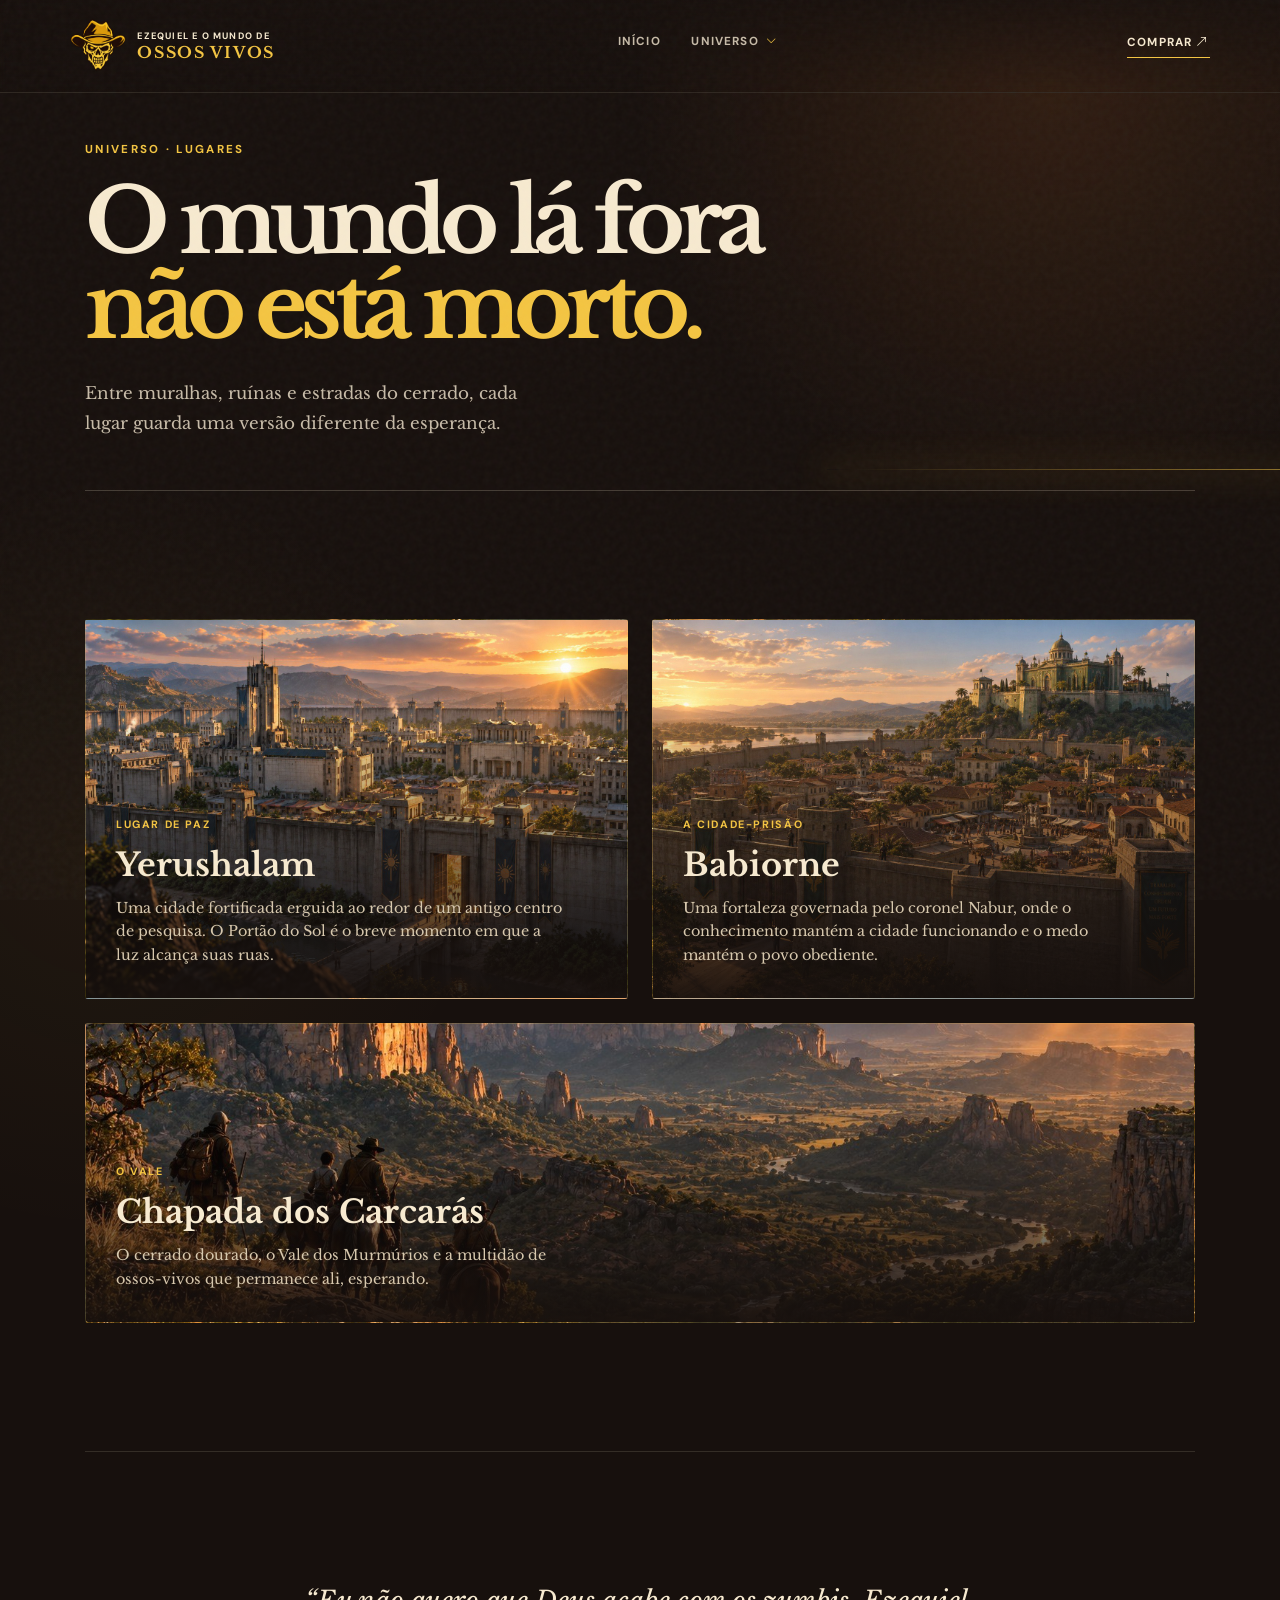
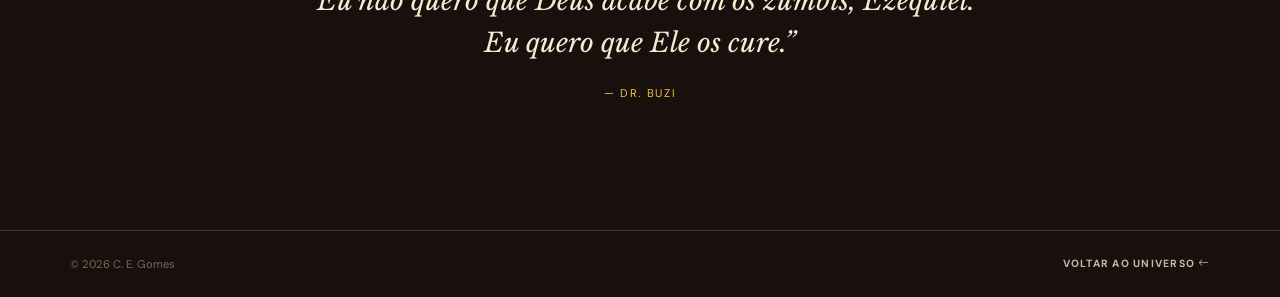
<file: lugares.html>
<!doctype html>
<html lang="pt-BR">

<head>
  <meta charset="utf-8">
  <meta name="viewport" content="width=device-width, initial-scale=1">
  <meta name="theme-color" content="#17100d">
  <meta name="color-scheme" content="dark">
  <meta name="description" content="Conheça os lugares de Ezequiel e o Mundo de Ossos Vivos.">
  <meta name="author" content="C. E. Gomes">
  <meta property="og:type" content="website">
  <meta property="og:locale" content="pt_BR">
  <meta property="og:title" content="Lugares | Ezequiel e o Mundo de Ossos Vivos">
  <meta property="og:description"
    content="Descubra Yerushalam, Babiorne e os caminhos do cerrado no universo do livro.">
  <meta property="og:image" content="img/capa-ezequiel.jpg">
  <meta property="og:image:alt" content="Capa do livro Ezequiel e o Mundo de Ossos Vivos">
  <meta name="twitter:card" content="summary_large_image">
  <meta name="twitter:title" content="Lugares | Ezequiel e o Mundo de Ossos Vivos">
  <meta name="twitter:description" content="Descubra Yerushalam, Babiorne e os caminhos do cerrado no universo do livro.">
  <title>Lugares | Ezequiel e o Mundo de Ossos Vivos</title>
  <link rel="icon" type="image/jpeg" href="img/capa-ezequiel.jpg">
  <link rel="preconnect" href="https://fonts.googleapis.com">
  <link rel="preconnect" href="https://fonts.gstatic.com" crossorigin>
  <link
    href="https://fonts.googleapis.com/css2?family=DM+Sans:wght@400;500;600;700&amp;family=Libre+Baskerville:wght@400;700&amp;display=swap"
    rel="stylesheet">
  <link rel="stylesheet" href="https://cdn.jsdelivr.net/npm/bootstrap-icons@1.13.1/font/bootstrap-icons.min.css">
  <link rel="stylesheet" href="css/styles.css">
  <link rel="stylesheet" href="css/mobile-fix.css">
  <link rel="stylesheet" href="css/nav-mobile.css">
  <link rel="stylesheet" href="css/layout-refresh.css">
</head>

<body><a class="skip-link" href="#conteudo">Pular para o conteúdo principal</a>
  <div class="grain" aria-hidden="true"></div>
  <header class="site-header"><a class="brand" href="index.html" aria-label="Voltar para Ezequiel e o Mundo de Ossos Vivos"><img class="brand-logo"
        src="img/logoEzequiel.png" alt=""><em><small>Ezequiel e o mundo de</small><strong>Ossos Vivos</strong></em></a>
    <nav aria-label="Navegação principal"></nav><a class="header-buy" href="https://a.co/d/0dIUBMt1" target="_blank"
      rel="noopener noreferrer">Comprar <i class="bi bi-arrow-up-right"></i></a>
  </header>
  <a class="mobile-floating-buy" href="https://a.co/d/0dIUBMt1" target="_blank" rel="noopener noreferrer"><i
      class="bi bi-amazon" aria-hidden="true"></i> Encontrar o livro na Amazon <i class="bi bi-arrow-up-right"
      aria-hidden="true"></i></a>
  <main id="conteudo" class="subpage" tabindex="-1">
    <section class="subpage-hero compact">
      <p class="kicker">Universo · Lugares</p>
      <h1>O mundo lá fora<br><i>não está morto.</i></h1>
      <p>Entre muralhas, ruínas e estradas do cerrado, cada lugar guarda uma versão diferente da esperança.</p>
    </section>
    <section class="place-grid section">
      <article class="place-card yerushalam">
        <div><span class="world-label">Lugar de Paz</span>
          <h2>Yerushalam</h2>
          <p>Uma cidade fortificada erguida ao redor de um antigo centro de pesquisa. O Portão do Sol é o breve momento
            em que a luz alcança suas ruas.</p>
        </div>
      </article>
      <article class="place-card babiorne">
        <div><span class="world-label">A cidade-prisão</span>
          <h2>Babiorne</h2>
          <p>Uma fortaleza governada pelo coronel Nabur, onde o conhecimento mantém a cidade funcionando e o medo mantém
            o povo obediente.</p>
        </div>
      </article>
      <article class="place-card chapada">
        <div><span class="world-label">O vale</span>
          <h2>Chapada dos Carcarás</h2>
          <p>O cerrado dourado, o Vale dos Murmúrios e a multidão de ossos-vivos que permanece ali, esperando.</p>
        </div>
      </article>
    </section>
    <section class="place-note section">
      <p>“Eu não quero que Deus acabe com os zumbis, Ezequiel. Eu quero que Ele os cure.”</p><small>— Dr. Buzi</small>
    </section>
  </main>
  <footer><span>© 2026 C. E. Gomes</span><a href="universo.html">Voltar ao universo <i class="bi bi-arrow-left"></i></a>
  </footer>
  <script src="js/nav.js"></script>
</body>

</html>
</file>
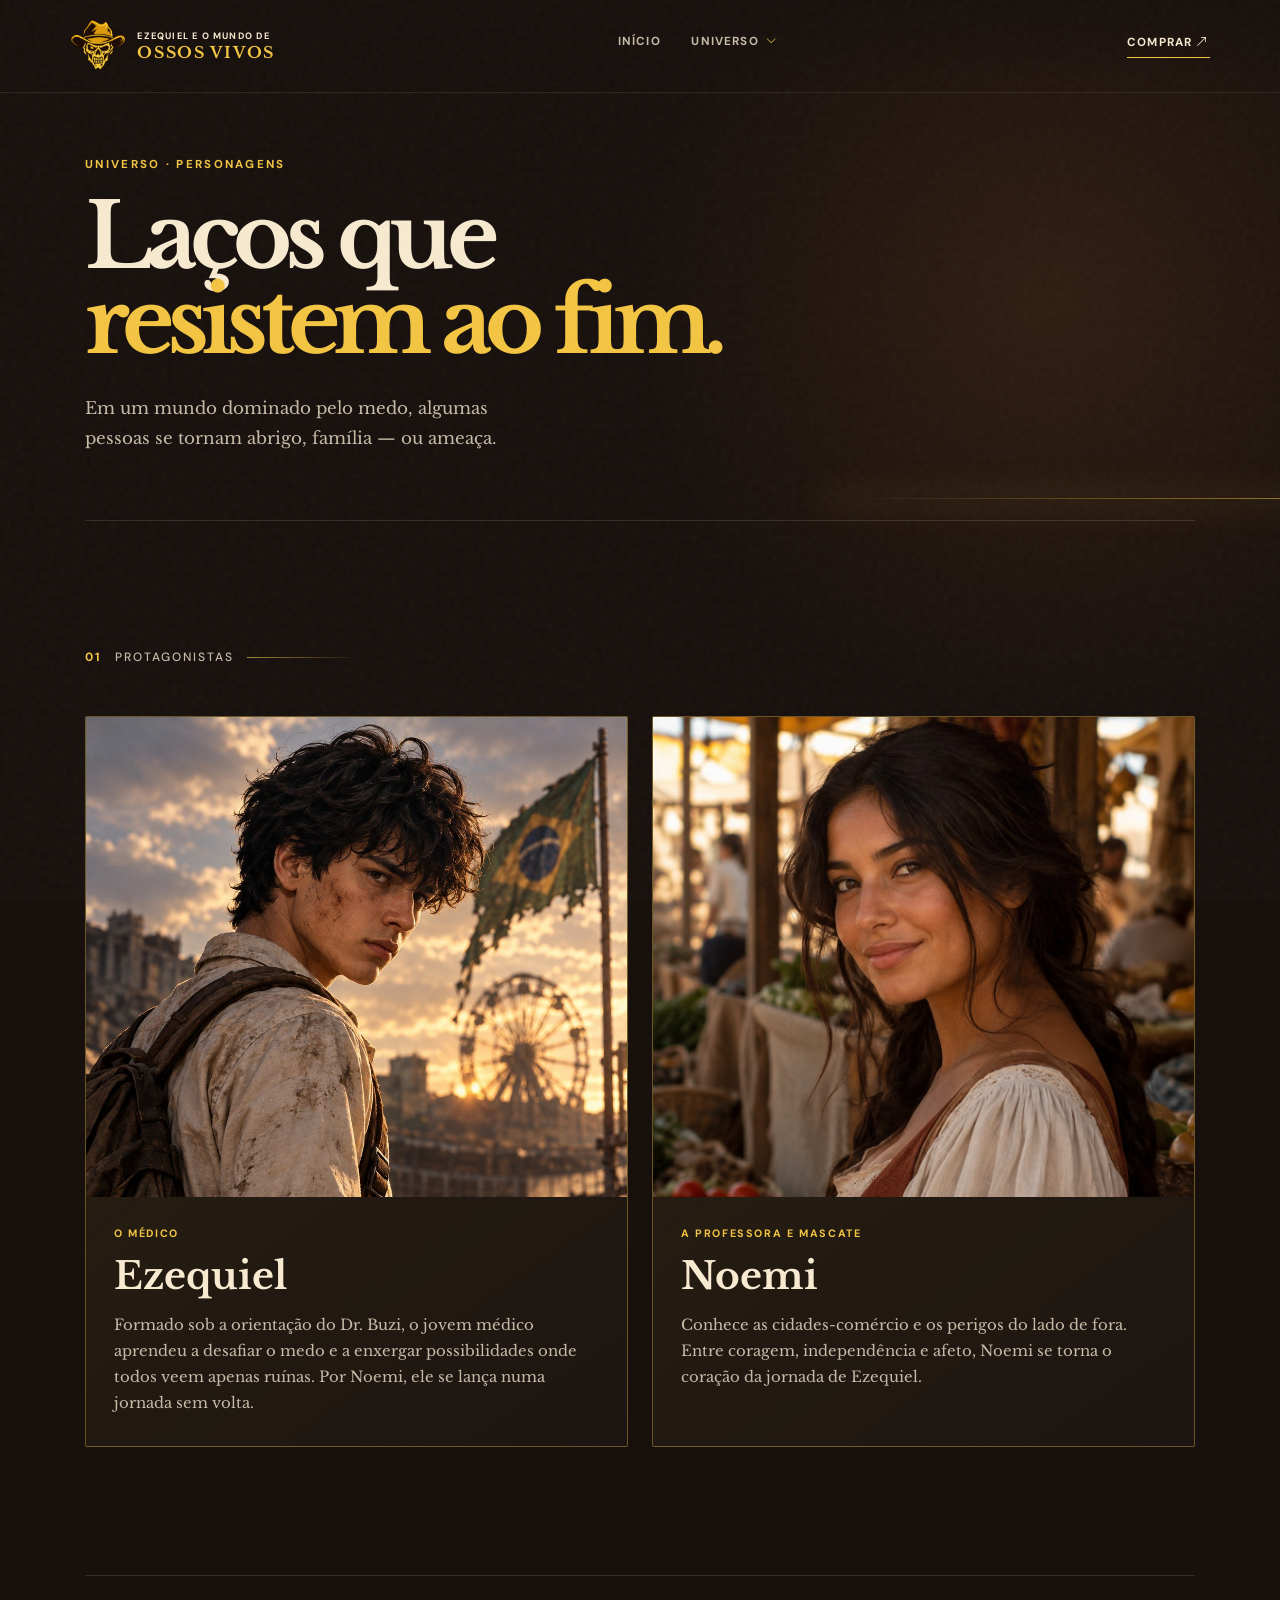
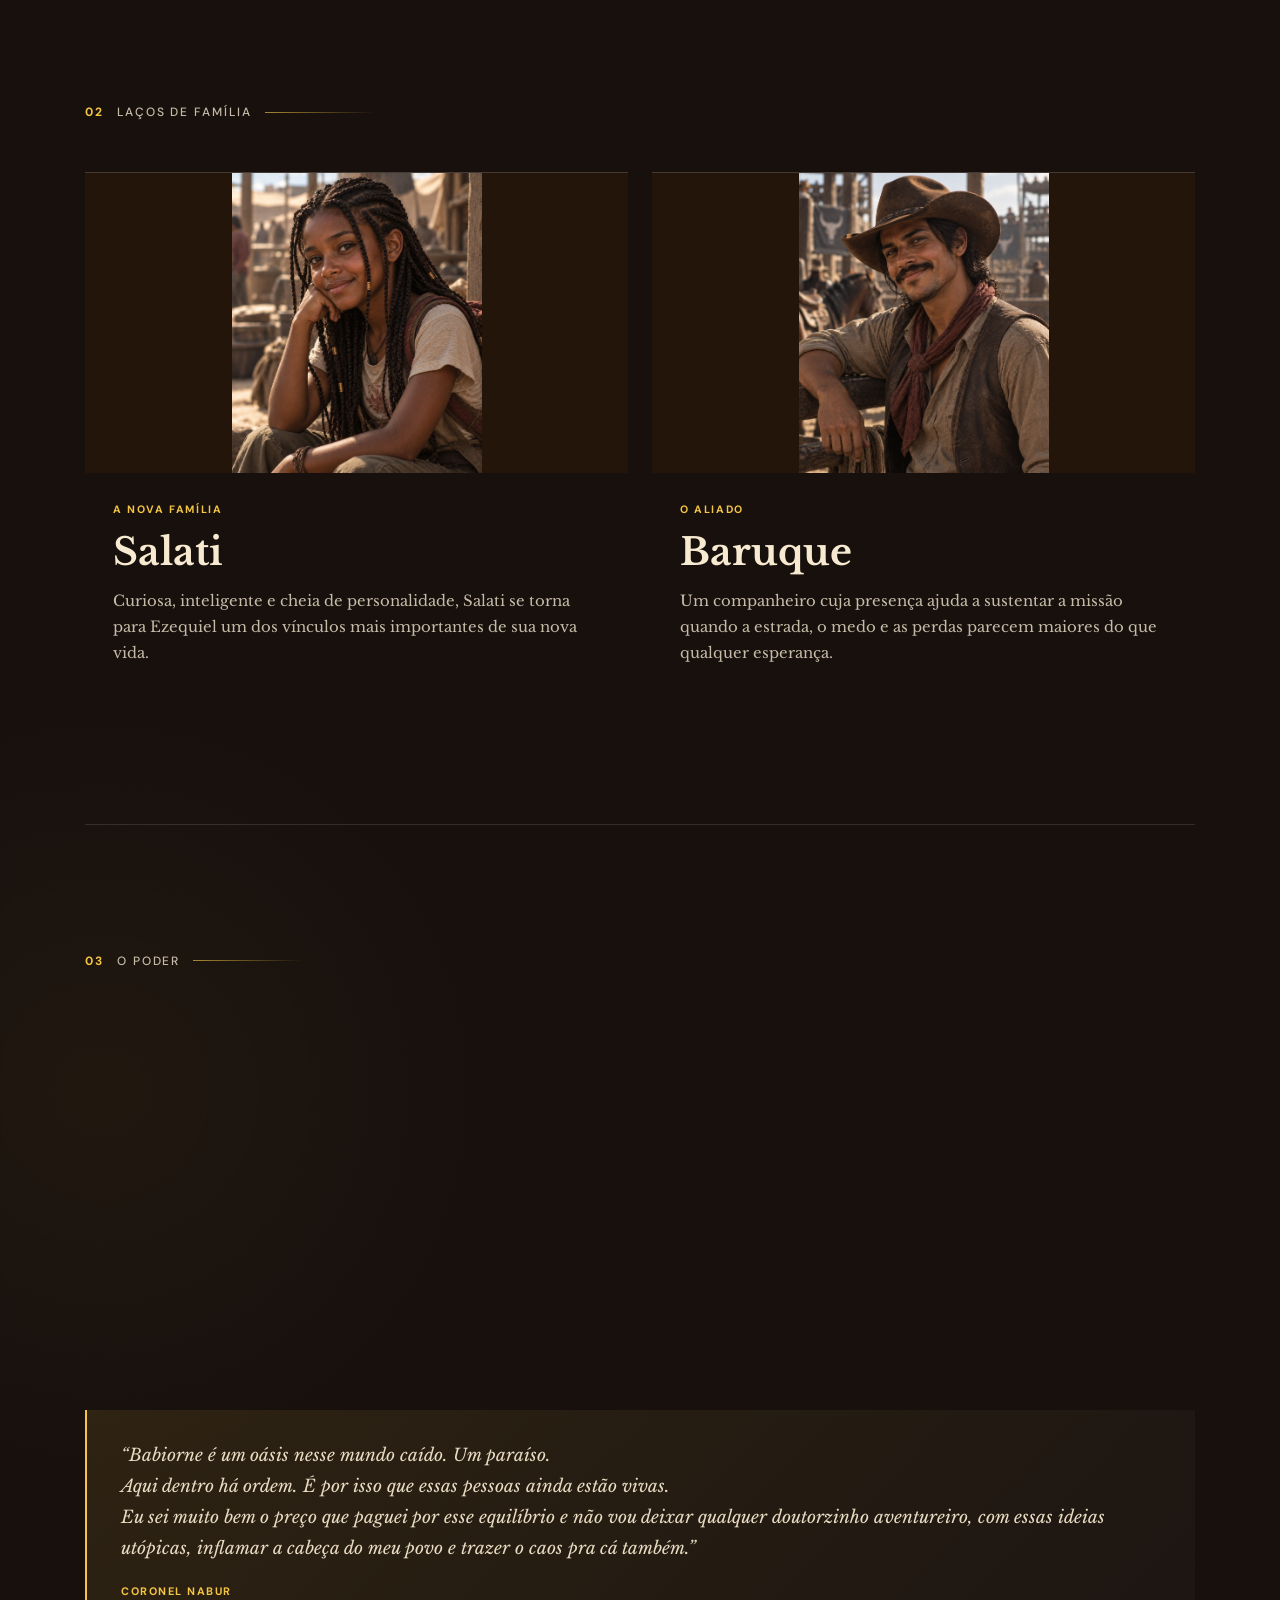
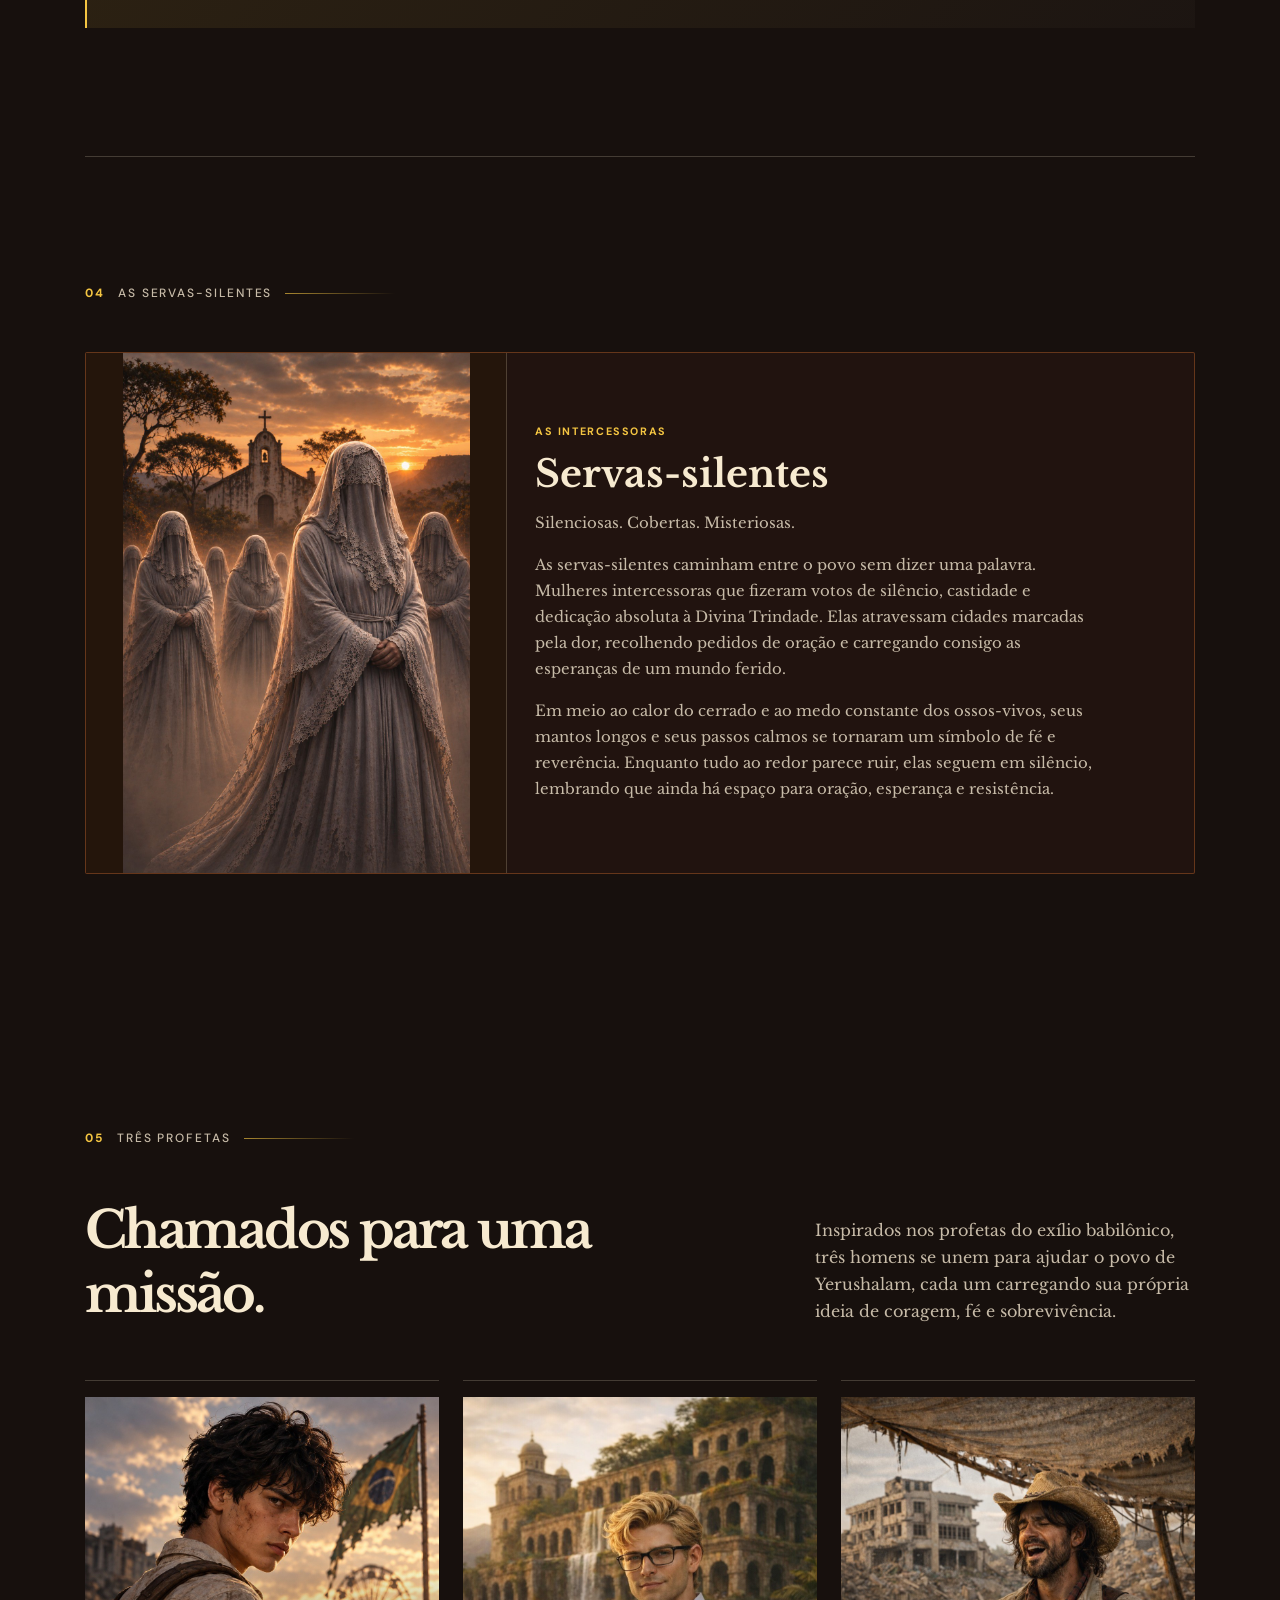
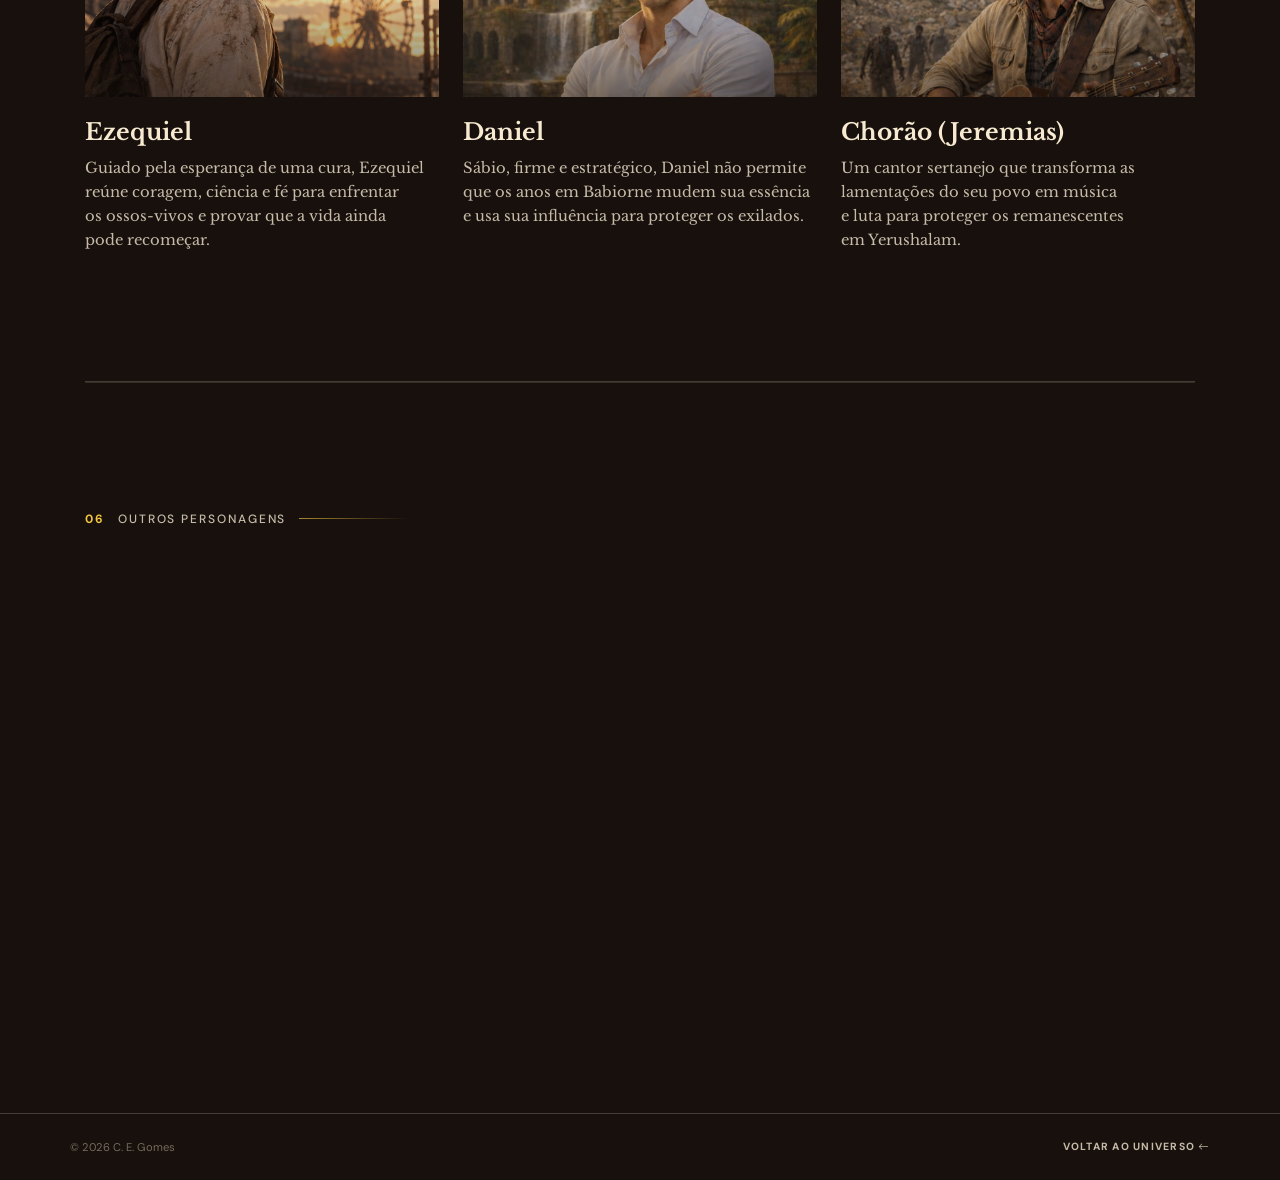
<file: personagens.html>
<!doctype html>
<html lang="pt-BR">

<head>
  <meta charset="utf-8">
  <meta name="viewport" content="width=device-width, initial-scale=1">
  <meta name="theme-color" content="#17100d">
  <meta name="color-scheme" content="dark">
  <meta name="description" content="Conheça os personagens de Ezequiel e o Mundo de Ossos Vivos.">
  <meta name="author" content="C. E. Gomes">
  <meta property="og:type" content="website">
  <meta property="og:locale" content="pt_BR">
  <meta property="og:title" content="Personagens | Ezequiel e o Mundo de Ossos Vivos">
  <meta property="og:description"
    content="Conheça Ezequiel, Noemi, Nabur e os demais personagens do romance de C. E. Gomes.">
  <meta property="og:image" content="img/capa-ezequiel.jpg">
  <meta property="og:image:alt" content="Capa do livro Ezequiel e o Mundo de Ossos Vivos">
  <meta name="twitter:card" content="summary_large_image">
  <meta name="twitter:title" content="Personagens | Ezequiel e o Mundo de Ossos Vivos">
  <meta name="twitter:description" content="Conheça Ezequiel, Noemi, Nabur e os demais personagens do romance de C. E. Gomes.">
  <title>Personagens | Ezequiel e o Mundo de Ossos Vivos</title>
  <link rel="icon" type="image/jpeg" href="img/capa-ezequiel.jpg">
  <link rel="preconnect" href="https://fonts.googleapis.com">
  <link rel="preconnect" href="https://fonts.gstatic.com" crossorigin>
  <link
    href="https://fonts.googleapis.com/css2?family=DM+Sans:wght@400;500;600;700&amp;family=Libre+Baskerville:wght@400;700&amp;display=swap"
    rel="stylesheet">
  <link rel="stylesheet" href="https://cdn.jsdelivr.net/npm/bootstrap-icons@1.13.1/font/bootstrap-icons.min.css">
  <link rel="stylesheet" href="css/styles.css">
  <link rel="stylesheet" href="css/mobile-fix.css">
  <link rel="stylesheet" href="css/nav-mobile.css">
  <link rel="stylesheet" href="css/layout-refresh.css">
</head>

<body><a class="skip-link" href="#conteudo">Pular para o conteúdo principal</a>
  <div class="grain" aria-hidden="true"></div>
  <header class="site-header"><a class="brand" href="index.html" aria-label="Voltar para Ezequiel e o Mundo de Ossos Vivos"><img class="brand-logo"
        src="img/logoEzequiel.png" alt=""><em><small>Ezequiel e o mundo de</small><strong>Ossos Vivos</strong></em></a>
    <nav aria-label="Navegação principal"></nav><a class="header-buy" href="https://a.co/d/0dIUBMt1" target="_blank"
      rel="noopener noreferrer">Comprar <i class="bi bi-arrow-up-right"></i></a>
  </header>
  <a class="mobile-floating-buy" href="https://a.co/d/0dIUBMt1" target="_blank" rel="noopener noreferrer"><i
      class="bi bi-amazon" aria-hidden="true"></i> Encontrar o livro na Amazon <i class="bi bi-arrow-up-right"
      aria-hidden="true"></i></a>
  <main id="conteudo" class="subpage characters-page" tabindex="-1">
    <section class="subpage-hero compact">
      <p class="kicker">Universo · Personagens</p>
      <h1>Laços que<br><i>resistem ao fim.</i></h1>
      <p>Em um mundo dominado pelo medo, algumas pessoas se tornam abrigo, família — ou ameaça.</p>
    </section>
    <section class="couple-section section">
      <div class="section-tag">01 <span>Protagonistas</span></div>
      <div class="couple-grid">
        <article class="main-character">
          <div class="character-large-image ezequiel-profile"></div>
          <div class="character-copy"><span class="world-label">O médico</span>
            <h2>Ezequiel</h2>
            <p>Formado sob a orientação do Dr. Buzi, o jovem médico aprendeu a desafiar o medo e a enxergar
              possibilidades onde todos veem apenas ruínas. Por Noemi, ele se lança numa jornada sem volta.</p>
          </div>
        </article>
        <article class="main-character noemi-card">
          <div class="character-large-image noemi-profile"></div>
          <div class="character-copy"><span class="world-label">A professora e mascate</span>
            <h2>Noemi</h2>
            <p>Conhece as cidades-comércio e os perigos do lado de fora. Entre coragem, independência e afeto, Noemi se
              torna o coração da jornada de Ezequiel.</p>
          </div>
        </article>
      </div>
    </section>
    <section class="secondary-section section">
      <div class="section-tag">02 <span>Laços de família</span></div>
      <div class="secondary-grid">
        <article>
          <div class="secondary-image salati-profile"></div>
          <div class="character-copy"><span class="world-label">A nova família</span>
            <h2>Salati</h2>
            <p>Curiosa, inteligente e cheia de personalidade, Salati se torna para Ezequiel um dos vínculos mais
              importantes de sua nova vida.</p>
          </div>
        </article>
        <article>
          <div class="secondary-image baruke-profile"></div>
          <div class="character-copy"><span class="world-label">O aliado</span>
            <h2>Baruque</h2>
            <p>Um companheiro cuja presença ajuda a sustentar a missão quando a estrada, o medo e as perdas parecem
              maiores do que qualquer esperança.</p>
          </div>
        </article>
      </div>
    </section>
    <section class="villain-section section">
      <div class="section-tag">03 <span>O poder</span></div>
      <article class="villain-card">
        <div class="villain-image nabur-profile"></div>
        <div class="character-copy"><span class="world-label">O coronel de Babiorne</span>
          <h2>Nabur</h2>
          <p>Construiu sua cidade sobre o medo dos ossos-vivos e dos próprios vivos. Para Nabur, ordem é controle,
            misericórdia é fraqueza e esperança é uma ameaça ao poder.</p>
        </div>
      </article>
      <blockquote class="nabur-quote">
        <p>“Babiorne é um oásis nesse mundo caído. Um paraíso.<br>Aqui dentro há ordem. É por isso que essas pessoas
          ainda estão vivas.<br>Eu sei muito bem o preço que paguei por esse equilíbrio e não vou deixar qualquer
          doutorzinho aventureiro, com essas ideias utópicas, inflamar a cabeça do meu povo e trazer o caos pra cá
          também.”</p><cite>Coronel Nabur</cite>
      </blockquote>
    </section>
    <section class="servas-section section">
      <div class="section-tag">04 <span>As servas-silentes</span></div>
      <article class="servas-card">
        <div class="servas-image" role="img" aria-label="Ilustração das servas-silentes"></div>
        <div class="character-copy"><span class="world-label">As intercessoras</span>
          <h2>Servas-silentes</h2>
          <p>Silenciosas. Cobertas. Misteriosas.</p>
          <p>As servas-silentes caminham entre o povo sem dizer uma palavra. Mulheres intercessoras que fizeram votos de
            silêncio, castidade e dedicação absoluta à Divina Trindade. Elas atravessam cidades marcadas pela dor,
            recolhendo pedidos de oração e carregando consigo as esperanças de um mundo ferido.</p>
          <p>Em meio ao calor do cerrado e ao medo constante dos ossos-vivos, seus mantos longos e seus passos calmos se
            tornaram um símbolo de fé e reverência. Enquanto tudo ao redor parece ruir, elas seguem em silêncio,
            lembrando que ainda há espaço para oração, esperança e resistência.</p>
        </div>
      </article>
    </section>
    <section class="characters section" id="profetas">
      <div class="section-tag">05 <span>Três Profetas</span></div>
      <div class="character-intro">
        <h2>Chamados para uma missão.</h2>
        <p>Inspirados nos profetas do exílio babilônico, três homens se unem para ajudar o povo de Yerushalam, cada um
          carregando sua própria ideia de coragem, fé e sobrevivência.</p>
      </div>
      <div class="character-grid">
        <article>
          <div class="image-placeholder"><span>Imagem de Ezequiel</span></div>
          <h3>Ezequiel</h3>
          <p>Guiado pela esperança de uma cura, Ezequiel reúne coragem, ciência e fé para enfrentar os ossos-vivos e
            provar que a vida ainda pode recomeçar.</p>
        </article>
        <article>
          <div class="image-placeholder"><span>Imagem de Daniel</span></div>
          <h3>Daniel</h3>
          <p>Sábio, firme e estratégico, Daniel não permite que os anos em Babiorne mudem sua essência e usa sua
            influência para proteger os exilados.</p>
        </article>
        <article>
          <div class="image-placeholder"><span>Imagem de Jeremias</span></div>
          <h3>Chorão (Jeremias)</h3>
          <p>Um cantor sertanejo que transforma as lamentações do seu povo em música e luta para proteger
            os remanescentes em Yerushalam.</p>
        </article>
      </div>
    </section>
    <section class="others-section section">
      <div class="section-tag">06 <span>Outros personagens</span></div>
      <div class="others-grid">
        <article><img class="other-character-image" src="img/buzi_rosalina.jpg" alt="Dr. Buzi e Dra. Rosalina">
          <h3>Dr. Buzi e Dra. Rosalina</h3>
          <p>Médico e cientista que dedicou a vida à pesquisa de uma cura.</p>
          <p>Casal de médicos e cientistas, os dois dedicaram a vida à pesquisa e ao cuidado dos moradores de
            Yerushalam.</p>
        </article>
        <article><img class="other-character-image" src="img/Jaconias.jpg" alt="Jaconias">
          <h3>Jaconias</h3>
          <p>O Gran-Reitor, guardião de uma esperança que se recusa a morrer.</p>
        </article>
        <article><img class="other-character-image" src="img/merodaque.jpg" alt="Merodaque">
          <h3>Merodaque</h3>
          <p>Filho de Nabur e uma das relações que revelam as contradições de Babiorne.</p>
        </article>
        <article><img class="other-character-image" src="img/zaradan.jpg" alt="Zaradan">
          <h3>Zaradan</h3>
          <p>Chefe da guarda de Babiorne e homem de confiança de Nabur, Zaradan é rígido, experiente e difícil de
            intimidar.</p>
        </article>
      </div>
    </section>
  </main>
  <footer><span>© 2026 C. E. Gomes</span><a href="universo.html">Voltar ao universo <i class="bi bi-arrow-left"></i></a>
  </footer>
  <script src="js/nav.js"></script>
</body>

</html>
</file>
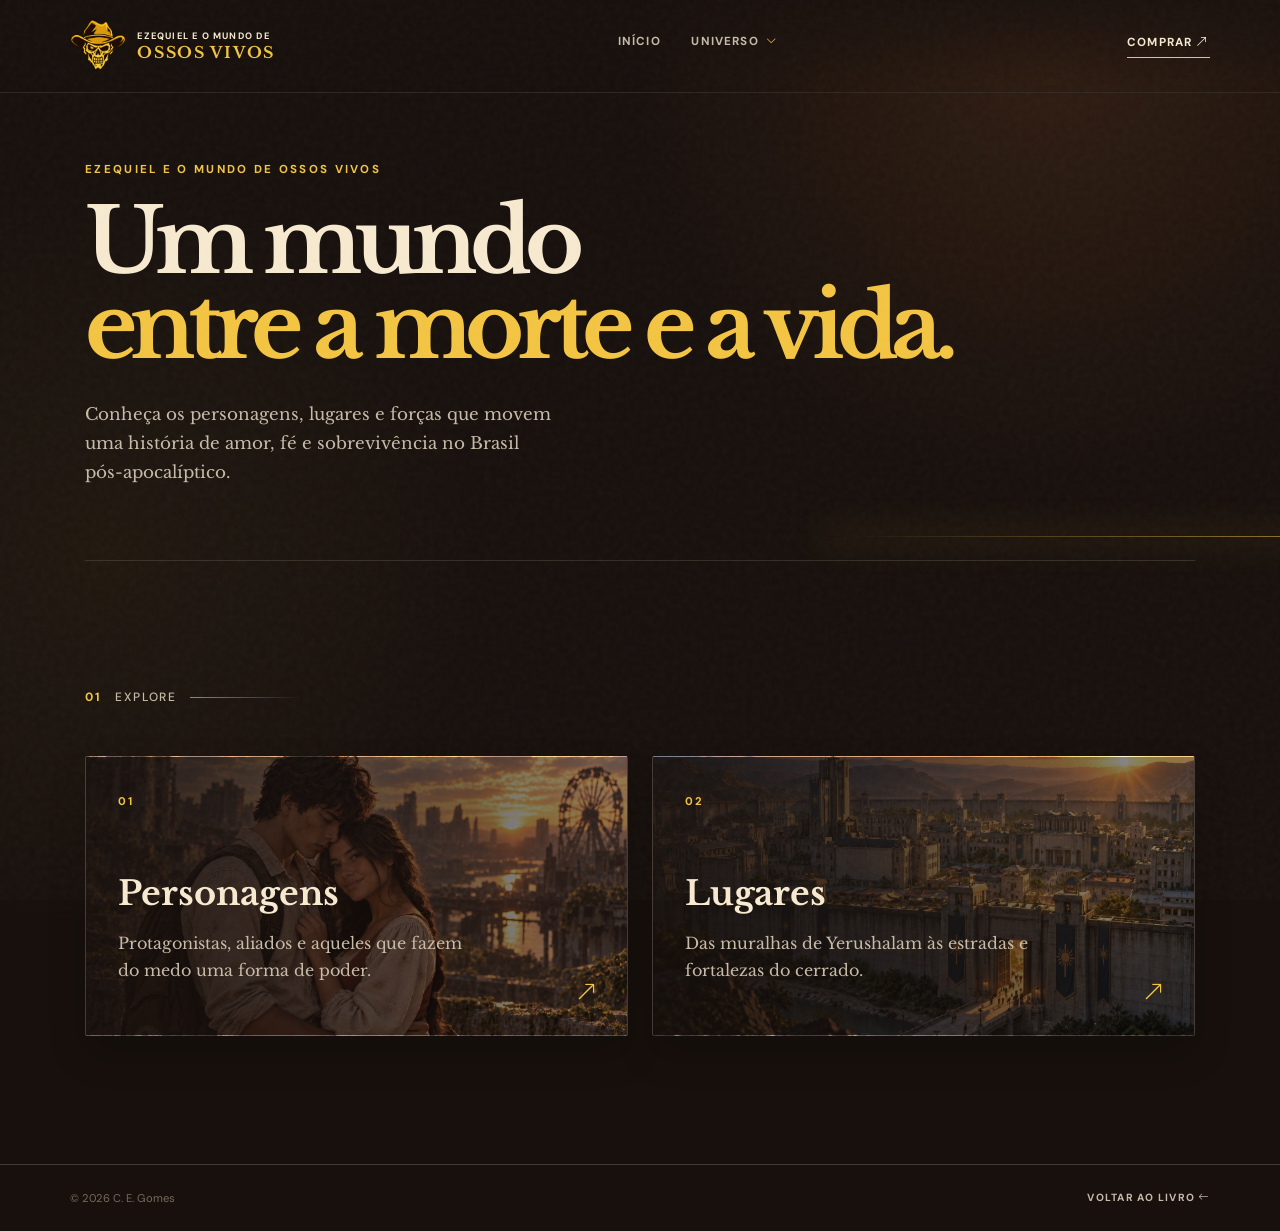
<file: universo.html>
<!doctype html>
<html lang="pt-BR">

<head>
  <meta charset="utf-8">
  <meta name="viewport" content="width=device-width, initial-scale=1">
  <meta name="theme-color" content="#17100d">
  <meta name="color-scheme" content="dark">
  <meta name="description" content="Conheça o universo de Ezequiel e o Mundo de Ossos Vivos.">
  <meta name="author" content="C. E. Gomes">
  <meta property="og:type" content="website">
  <meta property="og:locale" content="pt_BR">
  <meta property="og:title" content="Universo | Ezequiel e o Mundo de Ossos Vivos">
  <meta property="og:description" content="Conheça os personagens e lugares do romance distópico de C. E. Gomes.">
  <meta property="og:image" content="img/capa-ezequiel.jpg">
  <meta property="og:image:alt" content="Capa do livro Ezequiel e o Mundo de Ossos Vivos">
  <meta name="twitter:card" content="summary_large_image">
  <meta name="twitter:title" content="Universo | Ezequiel e o Mundo de Ossos Vivos">
  <meta name="twitter:description" content="Conheça os personagens e lugares do romance distópico de C. E. Gomes.">
  <title>Universo | Ezequiel e o Mundo de Ossos Vivos</title>
  <link rel="icon" type="image/jpeg" href="img/capa-ezequiel.jpg">
  <link rel="preconnect" href="https://fonts.googleapis.com">
  <link rel="preconnect" href="https://fonts.gstatic.com" crossorigin>
  <link
    href="https://fonts.googleapis.com/css2?family=DM+Sans:wght@400;500;600;700&amp;family=Libre+Baskerville:wght@400;700&amp;display=swap"
    rel="stylesheet">
  <link rel="stylesheet" href="https://cdn.jsdelivr.net/npm/bootstrap-icons@1.13.1/font/bootstrap-icons.min.css">
  <link rel="stylesheet" href="css/styles.css">
  <link rel="stylesheet" href="css/mobile-fix.css">
  <link rel="stylesheet" href="css/nav-mobile.css">
  <link rel="stylesheet" href="css/layout-refresh.css">
</head>

<body><a class="skip-link" href="#conteudo">Pular para o conteúdo principal</a>
  <div class="grain" aria-hidden="true"></div>
  <header class="site-header"><a class="brand" href="index.html" aria-label="Voltar para Ezequiel e o Mundo de Ossos Vivos"><img class="brand-logo"
        src="img/logoEzequiel.png" alt=""><em><small>Ezequiel e o mundo de</small><strong>Ossos Vivos</strong></em></a>
    <nav aria-label="Navegação principal"></nav><a class="header-buy" href="https://a.co/d/0dIUBMt1" target="_blank"
      rel="noopener noreferrer">Comprar <i class="bi bi-arrow-up-right"></i></a>
  </header>
  <a class="mobile-floating-buy" href="https://a.co/d/0dIUBMt1" target="_blank" rel="noopener noreferrer"><i
      class="bi bi-amazon" aria-hidden="true"></i> Encontrar o livro na Amazon <i class="bi bi-arrow-up-right"
      aria-hidden="true"></i></a>
  <main id="conteudo" class="subpage" tabindex="-1">
    <section class="subpage-hero">
      <p class="kicker">Ezequiel e o Mundo de Ossos Vivos</p>
      <h1>Um mundo<br><i>entre a morte e a vida.</i></h1>
      <p>Conheça os personagens, lugares e forças que movem uma história de amor, fé e sobrevivência no Brasil
        pós-apocalíptico.</p>
    </section>
    <section class="universe-links section">
      <div class="section-tag">01 <span>Explore</span></div>
      <div class="universe-card-grid">
        <a href="personagens.html"><span class="card-index">01</span>
          <h2>Personagens</h2>
          <p>Protagonistas, aliados e aqueles que fazem do medo uma forma de poder.</p><i class="bi bi-arrow-up-right"
            aria-hidden="true"></i>
        </a>
        <a href="lugares.html"><span class="card-index">02</span>
          <h2>Lugares</h2>
          <p>Das muralhas de Yerushalam às estradas e fortalezas do cerrado.</p><i class="bi bi-arrow-up-right"
            aria-hidden="true"></i>
        </a>
      </div>
    </section>
  </main>
  <footer><span>© 2026 C. E. Gomes</span><a href="index.html">Voltar ao livro <i class="bi bi-arrow-left"></i></a>
  </footer>
  <script src="js/nav.js"></script>
</body>

</html>
</file>
<file: css/styles.css>
:root{--ink:#f7ead0;--muted:#b6a992;--dark:#17100d;--rust:#a84622;--orange:#e3792f;--line:rgba(247,234,208,.2);--serif:"Libre Baskerville",Georgia,serif;--sans:"DM Sans",Arial,sans-serif}*{box-sizing:border-box}html{scroll-behavior:smooth}body{margin:0;background:var(--dark);color:var(--ink);font-family:var(--sans);overflow-x:hidden}.grain{position:fixed;inset:0;z-index:10;opacity:.045;pointer-events:none;background-image:url("data:image/svg+xml,%3Csvg viewBox='0 0 180 180' xmlns='http://www.w3.org/2000/svg'%3E%3Cfilter id='n'%3E%3CfeTurbulence type='fractalNoise' baseFrequency='.8' numOctaves='3' stitchTiles='stitch'/%3E%3C/filter%3E%3Crect width='100%25' height='100%25' filter='url(%23n)' opacity='.8'/%3E%3C/svg%3E")}.site-header{position:absolute;z-index:5;top:0;left:0;right:0;display:flex;align-items:center;justify-content:space-between;padding:28px 5.5vw;border-bottom:1px solid rgba(247,234,208,.13)}.brand{display:flex;align-items:center;gap:10px;color:var(--ink);text-decoration:none}.brand span{display:grid;width:35px;height:35px;place-items:center;border:1px solid var(--orange);color:var(--orange);font:700 .76rem var(--serif);letter-spacing:-.08em}.brand em{font:500 .78rem var(--sans);font-style:normal;letter-spacing:.12em;text-transform:uppercase}.site-header nav{display:flex;gap:35px}.site-header nav a,.header-buy,footer a{color:var(--muted);font-size:.73rem;font-weight:700;letter-spacing:.12em;text-decoration:none;text-transform:uppercase}.site-header nav a:hover,.header-buy:hover,footer a:hover{color:var(--ink)}.header-buy{color:var(--ink);border-bottom:1px solid var(--orange);padding-bottom:7px}.hero{position:relative;display:grid;min-height:760px;grid-template-columns:52% 48%;align-items:center;padding:130px 5.5vw 70px;overflow:hidden;background:radial-gradient(circle at 74% 43%,rgba(180,65,24,.48),transparent 30%),linear-gradient(110deg,#17100d 25%,#32150d 100%)}.hero:after{content:"";position:absolute;inset:0;background:linear-gradient(90deg,var(--dark) 0%,transparent 64%);pointer-events:none}.hero-copy{position:relative;z-index:2;max-width:670px}.kicker{margin:0 0 22px;color:var(--orange);font-size:.72rem;font-weight:700;letter-spacing:.2em;text-transform:uppercase}.hero h1{max-width:680px;margin:0;font:700 clamp(3.6rem,7.2vw,7.5rem)/.88 var(--serif);letter-spacing:-.08em;text-transform:uppercase}.hero h1 small{display:block;margin:18px 0 7px;color:var(--muted);font:400 clamp(1rem,1.8vw,1.5rem)/1 var(--sans);letter-spacing:.38em;text-transform:uppercase}.lead{max-width:410px;margin:34px 0 30px;color:#d7c8ae;font:1.15rem/1.7 var(--serif)}.hero-actions{display:flex;align-items:center;flex-wrap:wrap;gap:24px}.button{display:inline-flex;align-items:center;gap:13px;padding:16px 21px;border:1px solid transparent;color:var(--dark);font-size:.72rem;font-weight:700;letter-spacing:.1em;text-decoration:none;text-transform:uppercase;transition:.2s}.button-primary{background:var(--orange);box-shadow:0 12px 28px rgba(227,121,47,.17)}.button-primary:hover{background:#f19145;transform:translateY(-2px)}.text-link{color:var(--ink);font-size:.74rem;font-weight:700;letter-spacing:.08em;text-decoration:none;text-transform:uppercase}.text-link i{margin-left:5px;color:var(--orange)}.text-link:hover{color:var(--orange)}.hero-art{position:absolute;z-index:1;top:100px;right:5.5vw;width:min(43vw,570px);height:calc(100% - 155px);overflow:hidden;box-shadow:-30px 0 80px 50px var(--dark)}.hero-art img{width:100%;height:100%;object-fit:cover;object-position:center;filter:saturate(.9);opacity:.94}.hero-art:after{content:"";position:absolute;inset:0;background:linear-gradient(90deg,var(--dark),transparent 30%,transparent 80%,rgba(23,16,13,.35)),linear-gradient(0deg,var(--dark),transparent 20%)}.sun-glow{position:absolute;z-index:1;top:29%;left:-15%;width:50%;height:30%;border-radius:50%;background:var(--orange);filter:blur(75px);opacity:.23}.scroll-note{position:absolute;z-index:3;bottom:28px;left:5.5vw;display:flex;align-items:center;gap:12px;color:var(--muted);font-size:.64rem;letter-spacing:.15em;text-transform:uppercase}.scroll-note span{display:block;width:38px;height:1px;background:var(--orange)}.section{width:min(1110px,89vw);margin:0 auto;padding:125px 0}.section-tag{display:flex;align-items:center;gap:18px;margin-bottom:54px;color:var(--orange);font-size:.75rem;font-weight:700;letter-spacing:.16em}.section-tag span{color:var(--muted);font-weight:500;text-transform:uppercase}.book-section{border-bottom:1px solid var(--line)}.book-grid{display:grid;grid-template-columns:1.15fr .85fr;gap:12%;}.book-intro{font:1.1rem/1.85 var(--serif);color:#d7c8ae}.book-intro p{margin:0 0 22px}.book-intro .quote{max-width:600px;color:var(--ink);font-size:clamp(1.5rem,2.8vw,2.25rem);line-height:1.45}.book-facts{display:flex;flex-wrap:wrap;align-content:start;gap:0;border-top:1px solid var(--line)}.book-facts>div{width:50%;padding:22px 0;border-bottom:1px solid var(--line)}.book-facts strong,.book-facts span{display:block}.book-facts strong{font:700 1.2rem var(--serif)}.book-facts span{margin-top:7px;color:var(--muted);font-size:.68rem;letter-spacing:.15em;text-transform:uppercase}.book-facts .button{width:100%;justify-content:center;margin-top:30px}.book-facts small{width:100%;margin-top:17px;color:var(--muted);font-size:.7rem}.book-facts small i{color:var(--orange);margin-right:5px}.themes{background:linear-gradient(180deg,var(--dark),#24130e);width:100%;padding-left:5.5vw;padding-right:5.5vw}.themes .section-tag,.theme-grid{max-width:1110px;margin-left:auto;margin-right:auto}.theme-grid{display:grid;grid-template-columns:repeat(3,1fr);gap:7%;}.theme-grid article{border-top:1px solid var(--orange);padding-top:22px}.theme-number{color:var(--orange);font-size:.7rem;font-weight:700;letter-spacing:.15em}.theme-grid h2{margin:28px 0 13px;font:700 2rem var(--serif)}.theme-grid p{max-width:250px;margin:0;color:var(--muted);font:1rem/1.65 var(--serif)}.closing{display:flex;align-items:end;justify-content:space-between;gap:30px}.closing h2,.author h2{margin:0;font:700 clamp(2.2rem,4.7vw,4.5rem)/1.05 var(--serif);letter-spacing:-.06em}.closing h2 i{color:var(--orange);font-style:normal}.button-outline{border-color:var(--orange);color:var(--ink);white-space:nowrap}.button-outline:hover{background:var(--orange);color:var(--dark)}.author{border-top:1px solid var(--line)}.author-grid{display:grid;grid-template-columns:1.2fr .8fr;gap:12%;align-items:end}.author-grid>div:last-child{color:var(--muted);font:1rem/1.8 var(--serif)}footer{display:flex;justify-content:space-between;padding:26px 5.5vw;border-top:1px solid var(--line);color:#776a5a;font-size:.7rem}footer a{font-size:.65rem}
@media(max-width:700px){.site-header{padding:21px 6vw}.site-header nav{display:none}.header-buy{font-size:.63rem}.hero{display:block;min-height:800px;padding:150px 6vw 80px}.hero:after{background:linear-gradient(0deg,var(--dark) 7%,transparent 55%,rgba(23,16,13,.7))}.hero-copy{max-width:95%}.hero h1{font-size:clamp(3rem,15vw,5.2rem)}.hero h1 small{font-size:.86rem;letter-spacing:.2em}.lead{font-size:1rem;margin-top:25px}.hero-art{top:auto;right:0;bottom:0;width:100%;height:58%;box-shadow:0 -40px 70px 25px var(--dark)}.scroll-note{display:none}.section{width:88vw;padding:82px 0}.book-grid,.author-grid{grid-template-columns:1fr;gap:48px}.section-tag{margin-bottom:35px}.book-intro{font-size:1rem}.book-intro .quote{font-size:1.45rem}.themes{padding-left:6vw;padding-right:6vw}.theme-grid{grid-template-columns:1fr;gap:35px}.theme-grid h2{margin-top:13px}.theme-grid p{max-width:100%}.closing{display:block}.closing .button{margin-top:32px}footer{display:block;padding:25px 6vw}footer a{display:block;margin-top:14px}}
.verse-section{order:3;border-bottom:1px solid var(--line);background:linear-gradient(180deg,#17100d,#21130f)}.verse-card{display:flex;justify-content:center;padding:38px 0;text-align:center}.verse-card blockquote{max-width:1000px;margin:0}.verse-card blockquote p{margin:0;color:#eadcc3;font:italic clamp(1.05rem,1.8vw,1.45rem)/1.75 var(--serif)}.verse-card blockquote strong{color:#f4c542;font-weight:700}.verse-card cite{display:block;margin-top:24px;color:#f4c542;font-size:.72rem;font-style:normal;font-weight:700;letter-spacing:.15em;text-transform:uppercase}
.verse-section h2{max-width:1000px;margin:0 auto;color:var(--ink);font:700 clamp(1.6rem,3vw,2.6rem)/1.3 var(--serif);text-align:center}
.verse-section{padding-bottom:0;overflow:hidden}
.valley-transition{width:100vw;height:clamp(220px,32vw,460px);margin-left:calc((100% - 100vw)/2);background:linear-gradient(180deg,#21130f 0%,rgba(33,19,15,.96) 12%,rgba(33,19,15,.7) 28%,rgba(33,19,15,.16) 46%,transparent 58%,transparent 72%,var(--dark) 100%),linear-gradient(rgba(23,16,13,.24),rgba(23,16,13,.24)),url("../img/vale-ossos.jpg") center center/cover no-repeat;-webkit-mask-image:linear-gradient(180deg,transparent 0%,#000 18%,#000 82%,transparent 100%);mask-image:linear-gradient(180deg,transparent 0%,#000 18%,#000 82%,transparent 100%)}
.pawns-transition{width:100%;height:clamp(190px,25vw,360px);margin:70px 0 -125px;background:linear-gradient(180deg,transparent 0%,rgba(33,19,15,.16) 9%,rgba(33,19,15,.45) 40%,#21130f 100%),linear-gradient(rgba(23,16,13,.32),rgba(23,16,13,.32)),url("../img/peoes.jpg") center center/cover no-repeat;-webkit-mask-image:linear-gradient(180deg,transparent 0%,#000 9%,#000 82%,transparent 100%);mask-image:linear-gradient(180deg,transparent 0%,#000 9%,#000 82%,transparent 100%)}
@media(max-width:700px){.pawns-transition{margin-bottom:-82px}}
@media(max-width:700px){.verse-card{padding:30px 0}.verse-card blockquote p{font-size:1rem}}

.characters{border-bottom:1px solid var(--line)}.character-intro{display:flex;align-items:end;justify-content:space-between;gap:40px;margin-bottom:54px}.character-intro h2{margin:0;font:700 clamp(2rem,4vw,3.6rem) var(--serif);letter-spacing:-.06em}.character-intro p{max-width:380px;margin:0;color:var(--muted);font:1rem/1.7 var(--serif)}.character-grid{display:grid;grid-template-columns:repeat(3,1fr);gap:24px}.character-grid article{border-top:1px solid var(--line);padding-top:16px}.image-placeholder{display:flex;min-height:190px;flex-direction:column;align-items:center;justify-content:center;gap:9px;margin-bottom:20px;border:1px dashed rgba(227,121,47,.6);background:linear-gradient(135deg,rgba(227,121,47,.09),rgba(247,234,208,.02));color:var(--orange);text-align:center}.image-placeholder span{font-size:.72rem;font-weight:700;letter-spacing:.13em;text-transform:uppercase}.image-placeholder small{color:var(--muted);font-size:.66rem}.character-grid h3{margin:0 0 10px;font:700 1.45rem var(--serif)}.character-grid p{margin:0;color:var(--muted);font:.92rem/1.65 var(--serif)}.reviews{background:#21130f;width:100%;padding-left:5.5vw;padding-right:5.5vw}.reviews .section-tag,.reviews-heading,.review-grid{max-width:1110px;margin-left:auto;margin-right:auto}.reviews-heading{display:flex;align-items:end;justify-content:space-between;gap:30px;margin-bottom:52px}.reviews-heading h2{margin:0;font:700 clamp(2rem,4.3vw,3.8rem)/1.1 var(--serif);letter-spacing:-.06em}.reviews-heading h2 i{color:var(--orange);font-style:normal}.rating{color:var(--orange);font-size:1.35rem;letter-spacing:.08em;text-align:right}.rating small{display:block;margin-top:8px;color:var(--muted);font:.66rem var(--sans);letter-spacing:.1em;text-transform:uppercase}.review-grid{display:grid;grid-template-columns:repeat(2,1fr);gap:20px}.review-grid blockquote{margin:0;padding:28px;background:rgba(247,234,208,.05);border:1px solid var(--line)}.review-grid blockquote>div{color:var(--orange);letter-spacing:.13em}.review-grid blockquote p{margin:18px 0 25px;color:#d7c8ae;font:.92rem/1.75 var(--serif)}.review-grid cite{color:var(--ink);font-size:.72rem;font-style:normal;font-weight:700;letter-spacing:.1em;text-transform:uppercase}.review-grid cite a{display:block;margin-top:8px;color:var(--orange);font-size:.65rem;text-decoration:none}.review-grid cite a:hover{text-decoration:underline}
.character-grid,.review-grid{grid-template-columns:repeat(3,1fr)}@media(max-width:700px){.character-grid,.review-grid{grid-template-columns:1fr}.character-intro,.reviews-heading{display:block}.character-intro p{margin-top:20px}.reviews-heading .rating{display:block;margin-top:24px;text-align:left}}
.hero-art{background:#24150b;box-shadow:-30px 0 80px 50px var(--dark),0 0 75px rgba(244,197,66,.12)}.hero-art img{object-fit:contain;object-position:center top}.hero-art:after{background:linear-gradient(90deg,rgba(23,16,13,.5),transparent 25%,transparent 90%),linear-gradient(0deg,var(--dark),transparent 12%)}.sun-glow{background:#ffd86a;opacity:.3}.kicker,.section-tag,.theme-number,.text-link i,.review-grid blockquote>div{color:#f4c542}.brand span{border-color:#f4c542;color:#f4c542}.button-primary{background:linear-gradient(135deg,#f4c542,#e3792f)}.button-primary:hover{background:linear-gradient(135deg,#ffd86a,#f19145)}.theme-grid article{border-top-color:#f4c542}.image-placeholder{border-color:rgba(244,197,66,.7);background:linear-gradient(135deg,rgba(244,197,66,.12),rgba(227,121,47,.06))}.reviews-heading h2 i,.closing h2 i{color:#f4c542}.button-outline{border-color:#f4c542}.button-outline:hover{background:#f4c542}.header-buy{border-bottom-color:#f4c542}
@media(max-width:700px){.hero{display:flex;flex-direction:column;align-items:stretch;min-height:auto;padding:145px 6vw 70px;background:radial-gradient(circle at 50% 25%,rgba(180,65,24,.38),transparent 28rem),#17100d}.hero:after{display:none}.hero-copy{width:100%;max-width:none}.hero h1{font-size:clamp(2.65rem,12.5vw,4.6rem);line-height:.92;letter-spacing:-.07em}.hero h1 small{margin:15px 0 9px;font-size:.75rem;letter-spacing:.2em;line-height:1.25}.lead{max-width:360px;margin:24px 0 26px;font-size:1rem;line-height:1.6}.hero-actions{gap:18px}.hero-art{position:relative;top:auto;right:auto;bottom:auto;width:min(100%,350px);height:auto;aspect-ratio:2/3;margin:50px auto 0;box-shadow:0 -18px 45px rgba(23,16,13,.75),0 0 55px rgba(244,197,66,.12)}.hero-art:after{background:linear-gradient(0deg,rgba(23,16,13,.35),transparent 18%)}.sun-glow{top:25%;left:20%;width:60%;height:35%}}
.hero:before{content:"";position:absolute;z-index:0;inset:-20%;pointer-events:none;background:conic-gradient(from 224deg at 73% 42%,transparent 0deg 7deg,rgba(255,216,106,.13) 8deg 12deg,transparent 13deg 22deg,rgba(244,197,66,.1) 23deg 28deg,transparent 29deg 39deg,rgba(255,216,106,.12) 40deg 46deg,transparent 47deg 60deg,rgba(244,197,66,.08) 61deg 68deg,transparent 69deg 360deg);mix-blend-mode:screen;opacity:.72;animation:sunbeam-drift 16s ease-in-out infinite alternate}.hero-copy,.hero-art{isolation:isolate}@keyframes sunbeam-drift{from{transform:rotate(-2deg) scale(1.02);opacity:.55}to{transform:rotate(2deg) scale(1.06);opacity:.85}}@media(max-width:700px){.hero:before{inset:-10%;background:conic-gradient(from 205deg at 50% 27%,transparent 0deg 9deg,rgba(255,216,106,.13) 10deg 16deg,transparent 17deg 29deg,rgba(244,197,66,.1) 30deg 38deg,transparent 39deg 53deg,rgba(255,216,106,.1) 54deg 61deg,transparent 62deg 360deg);opacity:.58}.hero-copy,.hero-art{isolation:auto}}@media(prefers-reduced-motion:reduce){.hero:before{animation:none}}
@media(max-width:700px){.character-grid,.review-grid{grid-template-columns:1fr}.character-intro,.reviews-heading{display:block}.character-intro p{margin-top:20px}.reviews-heading .rating{display:block;margin-top:24px;text-align:left}}
@media(max-width:700px){.site-header:not(.menu-enhanced){flex-wrap:wrap;align-content:center;min-height:112px}.site-header:not(.menu-enhanced) nav{display:flex;order:3;width:100%;gap:25px;margin-top:10px;overflow-x:auto;scrollbar-width:none;padding-bottom:4px}.site-header:not(.menu-enhanced) nav::-webkit-scrollbar{display:none}.site-header:not(.menu-enhanced) nav a{flex:0 0 auto;font-size:.62rem;white-space:nowrap}.site-header:not(.menu-enhanced)+main.subpage{padding-top:96px}}
/* Título do livro no cabeçalho em duas linhas, sem truncamento. */
.site-header .brand em{display:grid;gap:4px;max-width:none;overflow:visible;font-size:0;line-height:1.05;letter-spacing:0;white-space:nowrap}
.site-header .brand em::before,.site-header .brand em::after{display:block;font-style:normal;font-weight:700;letter-spacing:.13em;text-transform:uppercase}
.site-header .brand em::before{content:"EZEQUIEL E O MUNDO DE";color:var(--ink);font-size:.58rem}
.site-header .brand em::after{content:"OSSOS VIVOS";color:#f4c542;font:700 .9rem/1 var(--serif);letter-spacing:.1em}
:root{--muted:#c7bba8;--surface:#21130f;--line-strong:rgba(244,197,66,.34);--content-width:1110px}:where(a,button,summary):focus-visible{outline:2px solid #f4c542;outline-offset:4px}::selection{background:#f4c542;color:var(--dark)}body{background:radial-gradient(circle at 85% 8%,rgba(227,121,47,.07),transparent 28rem),var(--dark)}.site-header{background:linear-gradient(180deg,rgba(23,16,13,.78),rgba(23,16,13,0));backdrop-filter:blur(3px)}.brand span,.button,.universe-card-grid a,.main-character,.villain-card,.servas-card,.romance-image,.place-card,.review-grid blockquote,.quote-stack blockquote{border-radius:2px}.button{min-height:50px}.button-primary{color:#22140d}.hero{min-height:min(860px,100vh);grid-template-columns:minmax(0,1fr) minmax(360px,.9fr)}.hero-copy{max-width:650px}.hero h1{text-wrap:balance}.hero .lead{max-width:440px}.hero-art{border:1px solid rgba(244,197,66,.18);border-radius:2px}.section{max-width:var(--content-width)}.book-intro p:not(.quote),.author-grid>div:last-child,.romance-copy>p:not(.kicker),.subpage-hero>p:last-child{ text-wrap:pretty}.theme-grid article,.character-grid article,.journey-track article,.others-grid article{transition:border-color .2s ease,transform .2s ease}.theme-grid article:hover,.character-grid article:hover,.journey-track article:hover,.others-grid article:hover{border-color:var(--line-strong);transform:translateY(-3px)}.theme-grid p,.character-grid p,.review-grid blockquote p,.world-grid p,.place-card p{text-wrap:pretty}.world-grid article,.universe-explore-grid a{border-color:var(--line-strong);transition:transform .2s ease,border-color .2s ease,background-color .2s ease}.world-grid article:hover,.universe-explore-grid a:hover{border-color:#f4c542;transform:translateY(-4px)}.reviews,.featured-quotes,.universe-explore,.verse-section{background-color:var(--surface)}.subpage-hero{position:relative;min-height:500px;isolation:isolate}.subpage-hero::after{content:"";position:absolute;z-index:-1;right:-8vw;bottom:5%;width:min(38vw,470px);height:1px;background:linear-gradient(90deg,transparent,rgba(244,197,66,.55));box-shadow:0 0 35px 10px rgba(244,197,66,.08)}.place-card,.character-large-image,.secondary-image,.villain-image,.servas-image,.image-placeholder{transition:filter .25s ease,transform .25s ease}.place-card:hover,.main-character:hover .character-large-image,.secondary-grid article:hover .secondary-image{filter:saturate(1.12) brightness(1.06)}@media(max-width:700px){.site-header{background:linear-gradient(180deg,rgba(23,16,13,.95),rgba(23,16,13,.65))}.hero{min-height:0;grid-template-columns:1fr}.section{width:min(88vw,var(--content-width))}.section-tag{margin-bottom:30px}.subpage-hero{min-height:460px}.subpage-hero::after{right:0;width:55vw}.theme-grid article:hover,.character-grid article:hover,.journey-track article:hover,.others-grid article:hover{transform:none}}
:where(a,button,summary):focus-visible{outline:2px solid #f4c542;outline-offset:4px}.skip-link{position:fixed;top:12px;left:12px;z-index:100;padding:10px 14px;background:#f4c542;color:var(--dark);font-weight:700;text-decoration:none;transform:translateY(-150%);transition:transform .2s}.skip-link:focus{transform:translateY(0)}
@media(prefers-reduced-motion:reduce){html{scroll-behavior:auto}*,*::before,*::after{animation-duration:.01ms!important;animation-iteration-count:1!important;transition-duration:.01ms!important}}
.sample-page{padding:150px 0 0;background:linear-gradient(180deg,#21130f,var(--dark) 28rem)}.sample-hero{width:min(780px,89vw);margin:0 auto;padding:40px 0 90px;text-align:center}.sample-hero h1{margin:0;font:700 clamp(2.4rem,5vw,4.8rem)/1.05 var(--serif);letter-spacing:-.06em}.sample-hero>p:last-child{max-width:520px;margin:24px auto 0;color:var(--muted);font:1.05rem/1.7 var(--serif)}.sample-book{width:min(780px,89vw);margin:0 auto;padding:70px clamp(22px,6vw,72px);background:#f7ead0;color:#21130f;box-shadow:0 25px 70px rgba(0,0,0,.25)}.sample-book-header{text-align:center}.sample-book-header .kicker{color:#9b4a25}.sample-book-header h2{margin:0 0 40px;font:700 clamp(1.6rem,3vw,2.5rem) var(--serif)}.sample-book-header blockquote{margin:0 auto 65px;padding:0 10px;color:#5d4637;font:italic 1rem/1.8 var(--serif)}.sample-book-header cite{display:block;margin-top:14px;font:700 .7rem var(--sans);letter-spacing:.14em;text-transform:uppercase}.sample-text{font:1.08rem/1.95 var(--serif)}.sample-text p{margin:0 0 1.35em}.sample-text h2{margin:2.8em 0 1.2em;color:#9b4a25;font:700 clamp(1.6rem,3vw,2.3rem)/1.2 var(--serif);text-align:center}.sample-text h2:first-child{margin-top:0}.sample-cta{width:min(780px,89vw);margin:0 auto;padding:100px 0 125px;text-align:center}.sample-cta h2{margin:0;font:700 clamp(2rem,4vw,3.6rem)/1.1 var(--serif)}.sample-cta p{margin:20px auto 30px;color:var(--muted);font:1rem/1.7 var(--serif)}
@media(max-width:700px){.sample-page{padding-top:115px}.sample-hero{padding:35px 0 60px}.sample-book{padding:48px 22px}.sample-book-header blockquote{margin-bottom:48px;font-size:.92rem}.sample-text{font-size:1rem;line-height:1.85}.sample-cta{padding:72px 0 88px}}

/* Leitura: a amostra funciona como um miolo de livro, com mais ritmo e hierarquia. */
.sample-page{position:relative;isolation:isolate;background:radial-gradient(circle at 50% 0,rgba(227,121,47,.16),transparent 25rem),linear-gradient(180deg,#21130f 0,#17100d 34rem)}
.sample-hero{position:relative;padding-top:52px}
.sample-hero::after{content:"";display:block;width:72px;height:1px;margin:34px auto 0;background:var(--orange);box-shadow:0 0 18px rgba(227,121,47,.45)}
.sample-hero h1{text-wrap:balance}
.sample-book{position:relative;width:min(820px,89vw);padding:78px clamp(28px,7vw,88px);border:1px solid rgba(155,74,37,.22);border-radius:3px;box-shadow:0 30px 90px rgba(0,0,0,.34),0 0 0 8px rgba(247,234,208,.035);overflow:hidden}
.sample-book::before{content:"";position:absolute;top:0;bottom:0;left:0;width:7px;background:linear-gradient(180deg,#9b4a25,#f0ad58 48%,#9b4a25)}
.sample-book-header{padding-bottom:54px;border-bottom:1px solid rgba(155,74,37,.3)}
.sample-book-header .kicker{margin-bottom:12px;color:#9b4a25;font:700 clamp(1.25rem,2.8vw,1.8rem)/1.2 var(--serif);letter-spacing:-.035em;text-transform:none}
.sample-book-header h2{margin-bottom:34px;color:#7b6452;font:600 .68rem/1.2 var(--sans);letter-spacing:.2em;text-transform:uppercase}
.sample-book-header blockquote{position:relative;max-width:570px;margin-bottom:0;padding:26px 30px 0;border-top:1px solid rgba(155,74,37,.28);font-size:.98rem}
.sample-book-header blockquote::before{content:"“";position:absolute;top:-.22em;left:50%;padding:0 10px;background:#f7ead0;color:#9b4a25;font:700 2.4rem/1 var(--serif);transform:translateX(-50%)}
.sample-text{max-width:620px;margin:0 auto;padding-top:8px;font-size:1.04rem;line-height:2}
.sample-text p{margin-bottom:1.45em;text-wrap:pretty}
.sample-text h2{position:relative;margin:3.9em -3vw 1.5em;padding-top:27px;border-top:1px solid rgba(155,74,37,.36);font-size:clamp(1.7rem,3vw,2.45rem);letter-spacing:-.035em}
.sample-text h2:first-child{margin-top:2.3em;border-top:0;padding-top:0}
.sample-text h2 span{display:block;margin-top:10px;color:#5d4637;font:700 .62em/1.3 var(--sans);letter-spacing:.12em;text-transform:uppercase}
.sample-text h2:first-child span{color:#9b4a25}
.sample-text p:last-child{margin-bottom:0}
.sample-cta{position:relative;width:min(820px,89vw);margin-top:1px;padding:105px 32px 130px}
.sample-cta::before{content:"";position:absolute;top:0;left:50%;width:1px;height:52px;background:var(--orange);transform:translateX(-50%)}
.sample-cta h2{max-width:620px;margin:0 auto;text-wrap:balance}
.sample-cta p{max-width:470px;margin:24px auto 32px}
.sample-cta .button{box-shadow:0 12px 30px rgba(227,121,47,.18)}
@media(max-width:700px){
  .sample-hero{padding-top:35px}
  .sample-book{width:92vw;padding:52px 22px 58px;box-shadow:0 20px 55px rgba(0,0,0,.3),0 0 0 5px rgba(247,234,208,.035)}
  .sample-book::before{width:4px}
  .sample-book-header{padding-bottom:40px}
  .sample-book-header blockquote{padding:24px 8px 0}
  .sample-text{padding-top:2px;font-size:.98rem;line-height:1.9}
  .sample-text h2{margin:3.2em 0 1.35em;padding-top:21px}
  .sample-text h2:first-child{margin-top:2em}
  .sample-cta{width:92vw;padding:85px 8px 100px}
}
 .hero-review{max-width:470px;margin:0 0 30px;padding:16px 0 0 18px;border-left:2px solid #f4c542}.hero-review p{margin:0;color:#eadcc3;font:italic .88rem/1.65 var(--serif)}.hero-review cite{display:block;margin-top:9px;color:#c7bba8;font:.62rem var(--sans);font-style:normal;font-weight:700;letter-spacing:.1em;text-transform:uppercase}.hero-review cite a{color:#f4c542;text-decoration:none}.hero-review cite a:hover{text-decoration:underline}@media(max-width:700px){.hero-review{max-width:390px;margin-bottom:26px;padding-top:13px}.hero-review p{font-size:.82rem}}
.hero-tagline{max-width:510px;margin:28px 0 0;color:#f4c542;font:italic 700 clamp(1.05rem,1.8vw,1.35rem)/1.45 var(--serif);letter-spacing:-.02em;text-wrap:pretty}.lead{margin-top:20px}@media(max-width:700px){.hero-tagline{max-width:350px;margin-top:22px;font-size:1.05rem}.lead{margin-top:22px}}

/* Book trailer */
.book-trailer{border-bottom:1px solid var(--line)}
.book-trailer-grid{display:grid;grid-template-columns:minmax(0,1fr) minmax(250px,320px);align-items:center;justify-content:space-between;gap:clamp(42px,10vw,130px)}
.book-trailer-copy{max-width:590px}.book-trailer-copy .kicker{margin-bottom:18px}.book-trailer-copy h2{margin:0;color:var(--ink);font:700 clamp(2rem,4.2vw,3.8rem)/1.1 var(--serif);letter-spacing:-.06em}.book-trailer-copy h2 i{color:#f4c542;font-style:normal}.book-trailer-copy>p:not(.kicker){max-width:485px;margin:24px 0 30px;color:var(--muted);font:1.05rem/1.75 var(--serif)}
.book-trailer-video{width:min(100%,320px);justify-self:end;overflow:hidden;border:1px solid rgba(244,197,66,.45);background:#0c0908;box-shadow:0 20px 46px rgba(0,0,0,.28),0 0 40px rgba(244,197,66,.08)}.book-trailer-video iframe{display:block;width:100%;aspect-ratio:9/16;border:0}
@media(max-width:700px){.book-trailer-grid{grid-template-columns:1fr;gap:36px}.book-trailer-copy>p:not(.kicker){margin:20px 0 26px;font-size:1rem}.book-trailer-video{width:min(100%,330px);justify-self:start}}
.verse-title-highlight{color:#f4c542;font-style:italic}

/* Movimento discreto e orientado à leitura. */
:root{--scroll-progress:0}
.site-header{position:fixed;transition:background-color .28s ease,box-shadow .28s ease,padding .28s ease,border-color .28s ease}
.site-header::after{content:"";position:absolute;right:0;bottom:-1px;left:0;height:2px;transform:scaleX(var(--scroll-progress));transform-origin:left center;background:linear-gradient(90deg,#e3792f,#f4c542);box-shadow:0 0 12px rgba(244,197,66,.55)}
.site-header.is-scrolled{border-bottom-color:rgba(244,197,66,.24);background:rgba(23,16,13,.94);box-shadow:0 12px 30px rgba(0,0,0,.22)}
.site-header nav a,.header-buy,.nav-submenu a,.mobile-menu a,.mobile-menu summary{transition:color .2s ease,opacity .2s ease,background-color .2s ease}
.site-header nav>a::after,.nav-dropdown>.nav-universe::after{content:"";display:block;width:0;height:1px;margin-top:7px;background:#f4c542;transition:width .22s ease}
.site-header nav>a:hover::after,.site-header nav>a:focus-visible::after,.nav-dropdown:hover>.nav-universe::after,.nav-dropdown:focus-within>.nav-universe::after{width:100%}
.button,.text-link,.header-buy,.reviews-more-link{transition:transform .2s ease,color .2s ease,background-color .2s ease,border-color .2s ease,box-shadow .2s ease}
.button:active{transform:translateY(1px) scale(.985)}
.text-link i,.reviews-more-link i{transition:transform .2s ease}.text-link:hover i,.reviews-more-link:hover i{display:inline-block;transform:translate(2px,-2px)}
.reveal{opacity:0;transform:translateY(22px);transition:opacity .62s cubic-bezier(.2,.65,.2,1) var(--reveal-delay,0ms),transform .62s cubic-bezier(.2,.65,.2,1) var(--reveal-delay,0ms)}
.reveal.is-revealed{opacity:1;transform:translateY(0)}
.place-card,.universe-card-grid a,.adventure-grid article,.others-grid article,.review-grid blockquote{transition:transform .28s cubic-bezier(.2,.65,.2,1),border-color .28s ease,box-shadow .28s ease}
.place-card:hover,.universe-card-grid a:hover,.adventure-grid article:hover,.others-grid article:hover,.review-grid blockquote:hover{box-shadow:0 18px 34px rgba(0,0,0,.22)}
@media(max-width:700px){.site-header.is-scrolled{padding-top:12px;padding-bottom:12px}.site-header nav>a::after,.nav-dropdown>.nav-universe::after{display:none}}
@media(prefers-reduced-motion:reduce){.site-header,.button,.text-link,.header-buy,.reviews-more-link,.place-card,.universe-card-grid a,.adventure-grid article,.others-grid article,.review-grid blockquote,.reveal{transition:none!important}.reveal{opacity:1;transform:none}}

/* Leitura e toque em telas pequenas. */
html{scroll-padding-top:92px}
:where(a,button,summary){-webkit-tap-highlight-color:rgba(244,197,66,.22)}
@media(max-width:700px){
  html{scroll-padding-top:84px}
  body{font-size:16px;padding-bottom:env(safe-area-inset-bottom)}
  .site-header{padding-top:max(16px,env(safe-area-inset-top))}
  .mobile-menu{max-height:calc(100vh - 76px - env(safe-area-inset-top));overflow-y:auto;overscroll-behavior:contain;padding-bottom:max(18px,env(safe-area-inset-bottom))}
  .mobile-menu>a,.mobile-menu summary{min-height:48px;display:flex;align-items:center}
  .mobile-menu details a{min-height:44px;display:flex;align-items:center}
  .site-header .brand{min-height:48px}
  .section-tag{line-height:1.45}
  .place-card,.universe-card-grid a{min-height:300px}
  .mobile-floating-buy{bottom:max(16px,env(safe-area-inset-bottom));min-height:56px}
  footer{padding-bottom:calc(100px + env(safe-area-inset-bottom))}
}
@media(hover:none){
  .place-card:hover,.universe-card-grid a:hover,.adventure-grid article:hover,.others-grid article:hover,.review-grid blockquote:hover{transform:none;box-shadow:none}
  .place-card:active,.universe-card-grid a:active,.adventure-grid article:active,.others-grid article:active,.review-grid blockquote:active{transform:translateY(-2px) scale(.992);box-shadow:0 14px 28px rgba(0,0,0,.26)}
}
@media(max-width:700px) and (prefers-reduced-motion:no-preference){
  .theme-grid article:focus-within,.character-grid article:focus-within,.journey-track article:focus-within,.world-grid article:focus-within,.universe-card-grid a:focus-visible,.place-card:focus-within,.adventure-grid article:focus-within,.others-grid article:focus-within{transform:translateY(-3px);border-color:#f4c542}
  .reveal{transform:translateY(16px);transition-duration:.5s}
}
</file>
<file: css/mobile-fix.css>
/* Ajustes finais para telas estreitas: o brilho não compete com o título. */
@media (max-width: 700px) {
  .hero:before {
    inset: 0;
    background: radial-gradient(ellipse at 50% 22%, rgba(255, 216, 106, .2), transparent 43%);
    opacity: .42;
    animation: none;
    mix-blend-mode: screen;
  }
}

.character-grid .image-placeholder {
  position: relative;
  overflow: hidden;
  min-height: 300px;
  border: 0;
  background-color: #24150b;
  background-position: center;
  background-repeat: no-repeat;
  background-size: cover;
}

.site-header .brand-logo {
  display: block;
  flex: 0 0 auto;
  width: 55px;
  height: 55px;
  object-fit: contain;
}

.character-grid .image-placeholder::after {
  content: "";
  position: absolute;
  inset: 0;
  background: linear-gradient(0deg, rgba(23, 16, 13, .55), transparent 45%);
}

.character-grid article:nth-child(1) .image-placeholder { background-image: url("../img/ezequiel.jpg"); }
.character-grid article:nth-child(2) .image-placeholder { background-image: url("../img/daniel.jpg"); }
.character-grid article:nth-child(3) .image-placeholder { background-image: url("../img/jeremias.jpg"); }
.character-grid .image-placeholder span,
.character-grid .image-placeholder small { display: none; }

/* As avaliações adicionais continuam dentro da mesma superfície visual. */
.reviews-more { display: none; }
.reviews .review-grid { grid-template-columns: repeat(2, minmax(0, 1fr)); }
.reviews-more-link {
  display: inline-flex;
  align-items: center;
  gap: 8px;
  margin-top: 34px;
  color: #f4c542;
  font-size: .72rem;
  font-weight: 700;
  letter-spacing: .1em;
  text-decoration: none;
  text-transform: uppercase;
}
.reviews-more-link:hover { color: #ffd86a; text-decoration: underline; }

.character-grid article:nth-child(2) .image-placeholder,
.character-grid article:nth-child(3) .image-placeholder {
  background-position: center top;
}

@media (max-width: 700px) {
  .character-grid article:nth-child(2) .image-placeholder,
  .character-grid article:nth-child(3) .image-placeholder {
    background-position: center top;
  }
}

@media (max-width: 700px) {
  .reviews .review-grid { grid-template-columns: 1fr; }
}

.world { border-top: 1px solid var(--line); }
.world-grid { display: grid; grid-template-columns: repeat(3, minmax(0, 1fr)); gap: 24px; }
.world-grid article { min-height: 245px; padding: 25px; border: 1px solid var(--line); background: linear-gradient(145deg, rgba(244, 197, 66, .09), rgba(247, 234, 208, .02)); }
.world-label { color: #f4c542; font-size: .67rem; font-weight: 700; letter-spacing: .15em; text-transform: uppercase; }
.world-grid h2 { margin: 28px 0 14px; font: 700 1.65rem var(--serif); }
.world-grid p { margin: 0; color: var(--muted); font: .9rem/1.7 var(--serif); }
@media (max-width: 700px) { .world-grid { grid-template-columns: 1fr; } .world-grid article { min-height: auto; } }

.journey { border-top: 1px solid var(--line); }
.journey-head { display: flex; align-items: end; justify-content: space-between; gap: 40px; margin-bottom: 58px; }
.journey-head h2 { margin: 0; font: 700 clamp(2.2rem, 4.6vw, 4.3rem)/1.05 var(--serif); letter-spacing: -.06em; }
.journey-head h2 i { color: #f4c542; font-style: normal; }
.journey-head p { max-width: 360px; margin: 0; color: var(--muted); font: .95rem/1.7 var(--serif); }
.journey-track { display: grid; grid-template-columns: repeat(4, minmax(0, 1fr)); border-top: 1px solid var(--line); }
.journey-track article { min-height: 180px; padding: 23px 20px 20px 0; border-right: 1px solid var(--line); }
.journey-track article:not(:first-child) { padding-left: 20px; }
.journey-track article:last-child { border-right: 0; }
.journey-track span { color: #f4c542; font-size: .7rem; font-weight: 700; letter-spacing: .15em; }
.journey-track strong, .journey-track small { display: block; }
.journey-track strong { margin: 28px 0 10px; font: 700 1.25rem var(--serif); }
.journey-track small { color: var(--muted); font: .78rem/1.55 var(--serif); }
@media (max-width: 700px) { .journey-head { display: block; } .journey-head p { margin-top: 22px; } .journey-track { grid-template-columns: 1fr 1fr; } .journey-track article:nth-child(2) { border-right: 0; } .journey-track article:nth-child(3), .journey-track article:nth-child(4) { border-top: 1px solid var(--line); } .journey-track article:nth-child(3) { padding-left: 0; } }
@media (max-width: 430px) { .journey-track { grid-template-columns: 1fr; } .journey-track article, .journey-track article:not(:first-child) { min-height: auto; padding: 20px 0; border-right: 0; border-top: 1px solid var(--line); } .journey-track article:first-child { border-top: 0; } }
.site-header nav a.active{color:var(--ink)}

@media (min-width: 701px) {
  .site-header { padding: 24px 3vw; }
  .site-header .brand { gap: 11px; }
  .site-header .brand-logo { width: 56px; height: 56px; }
  .site-header .brand em { gap: 5px; }
  .site-header .brand em::before { font-size: .6rem; letter-spacing: .14em; }
  .site-header .brand em::after { font-size: .98rem; letter-spacing: .11em; }
  .site-header nav { gap: 32px; }
}

.author-grid{grid-template-columns:1fr;gap:34px}
.author-bio{display:grid;grid-template-columns:132px minmax(0,1fr);align-items:start;gap:28px;max-width:760px}
.author-avatar{width:132px;height:132px;flex:0 0 132px;object-fit:cover;object-position:center top;border:2px solid #f4c542;border-radius:50%;box-shadow:0 0 0 8px rgba(244,197,66,.08),0 15px 35px rgba(0,0,0,.25)}
.author-heading h2{margin-top:0}
.author-heading h2 i{color:#f4c542;font-style:normal}
.others-grid p+p{margin-top:10px}
.romance-section .romance-grid{display:flex!important;flex-direction:column!important;align-items:stretch!important;gap:0!important}
.romance-heading{max-width:760px;margin-bottom:48px}
.romance-heading h2{margin:0 0 22px;font:700 clamp(2.5rem,4.35vw,4.45rem)/.98 var(--serif);letter-spacing:-.07em}
.romance-heading h2 i{color:#f4c542;font-style:normal}
.romance-heading p{max-width:680px;margin:0;color:var(--muted);font:1rem/1.8 var(--serif)}
.romance-section .romance-lower{display:grid!important;grid-template-columns:minmax(0,.82fr) minmax(0,1.18fr);align-items:center;gap:7%;width:100%}
.romance-lower .romance-quote{margin:0}
.romance-lower .romance-image{margin:0}
.adventures{order:4;border-top:1px solid var(--line);background:linear-gradient(180deg,#17100d,#21130f)}
.adventures-heading{display:grid;grid-template-columns:1fr .72fr;align-items:end;gap:8%;margin-bottom:52px}
.adventures-heading h2{margin:0;font:700 clamp(2.2rem,4.7vw,4.4rem)/1.05 var(--serif);letter-spacing:-.06em}
.adventures-heading h2 i{color:#f4c542;font-style:normal}
.adventures-heading>p{max-width:380px;margin:0;color:var(--muted);font:1rem/1.75 var(--serif)}
.adventure-grid{display:grid;grid-template-columns:repeat(3,minmax(0,1fr));gap:20px}
.adventure-grid article{position:relative;min-height:390px;overflow:hidden;border:1px solid rgba(244,197,66,.25);background:#21130f}
.adventure-grid article img{display:block;width:100%;height:100%;min-height:390px;object-fit:cover;object-position:center;filter:saturate(.78) brightness(.72);transition:transform .35s ease,filter .35s ease}
.adventure-grid article>div{position:absolute;right:0;bottom:0;left:0;padding:72px 22px 22px;background:linear-gradient(0deg,rgba(23,16,13,.98),rgba(23,16,13,.1));}
.adventure-grid article span{color:#f4c542;font-size:.65rem;font-weight:700;letter-spacing:.13em;text-transform:uppercase}
.adventure-grid h3{margin:12px 0 9px;font:700 1.35rem/1.15 var(--serif)}
.adventure-grid p{margin:0;color:#d7c8ae;font:.82rem/1.55 var(--serif)}
.adventure-grid article:hover img{transform:scale(1.04);filter:saturate(.98) brightness(.88)}
.other-character-image{display:block;width:100%;height:220px;object-fit:cover;object-position:center top;margin-bottom:20px;border:1px solid rgba(244,197,66,.22);filter:saturate(.72) brightness(.82);opacity:.88;transition:filter .25s ease,opacity .25s ease}
.others-grid article:hover .other-character-image{filter:saturate(.95) brightness(.95);opacity:1}

.mobile-floating-buy {
  display: none;
}

@media (max-width: 700px) {
  .author-bio { grid-template-columns: 96px minmax(0, 1fr); align-items: center; gap: 18px; }
  .author-avatar { width: 96px; height: 96px; flex-basis: 96px; }
  .author-heading h2 { font-size: clamp(2.2rem, 10vw, 4rem); }

  .mobile-floating-buy {
    position: fixed;
    z-index: 20;
    right: 16px;
    bottom: max(16px, env(safe-area-inset-bottom));
    left: 16px;
    display: flex;
    align-items: center;
    justify-content: center;
    gap: 9px;
    min-height: 52px;
    padding: 14px 18px;
    border: 1px solid #f4c542;
    border-radius: 2px;
    background: linear-gradient(135deg, #f4c542, #e3792f);
    box-shadow: 0 10px 28px rgba(0, 0, 0, .4);
    color: #22140d;
    font-size: .7rem;
    font-weight: 700;
    letter-spacing: .08em;
    text-align: center;
    text-decoration: none;
    text-transform: uppercase;
    opacity: 0;
    visibility: hidden;
    pointer-events: none;
    transform: translateY(18px);
    transition: opacity .25s ease, visibility .25s ease, transform .25s ease;
  }

  .mobile-floating-buy.is-visible {
    opacity: 1;
    visibility: visible;
    pointer-events: auto;
    transform: translateY(0);
  }

  .mobile-floating-buy:hover,
  .mobile-floating-buy:focus-visible {
    background: linear-gradient(135deg, #ffd86a, #f19145);
    color: #22140d;
  }

  footer { padding-bottom: 92px; }
}
.subpage{padding-top:90px}.subpage-hero{width:min(1110px,89vw);min-height:470px;margin:0 auto;display:flex;flex-direction:column;justify-content:center}.subpage-hero.compact{min-height:400px}.subpage-hero h1{margin:0;font:700 clamp(3rem,7vw,6.5rem)/.95 var(--serif);letter-spacing:-.08em}.subpage-hero h1 i{color:#f4c542;font-style:normal}.subpage-hero>p:last-child{max-width:470px;margin:30px 0 0;color:var(--muted);font:1.05rem/1.75 var(--serif)}.universe-links{border-top:1px solid var(--line)}.universe-card-grid{display:grid;grid-template-columns:repeat(2,1fr);gap:24px}.universe-card-grid a{position:relative;min-height:280px;padding:32px;color:var(--ink);text-decoration:none;border:1px solid var(--line);background:linear-gradient(135deg,rgba(244,197,66,.12),rgba(227,121,47,.05));transition:.2s}.universe-card-grid a:hover{border-color:#f4c542;transform:translateY(-3px)}.card-index{color:#f4c542;font-size:.7rem;font-weight:700;letter-spacing:.15em}.universe-card-grid h2{margin:62px 0 12px;font:700 2.1rem var(--serif)}.universe-card-grid p{max-width:350px;color:var(--muted);font:1rem/1.65 var(--serif)}.universe-card-grid a>i{position:absolute;right:30px;bottom:30px;color:#f4c542;font-size:1.3rem}.profile-grid{display:grid;grid-template-columns:repeat(3,1fr);gap:24px;border-top:1px solid var(--line)}.profile-grid article{padding-top:18px}.profile-image{height:370px;margin-bottom:22px;background-color:#24150b;background-position:center top;background-repeat:no-repeat;background-size:cover}.ezequiel-profile{background-image:url("../img/ezequiel.jpg")}.daniel-profile{background-image:url("../img/daniel.jpg")}.jeremias-profile{background-image:url("../img/jeremias.jpg")}.profile-grid h2{margin:10px 0 12px;font:700 1.75rem var(--serif)}.profile-grid p{margin:0;color:var(--muted);font:.9rem/1.7 var(--serif)}.supporting{border-top:1px solid var(--line)}.supporting-grid{display:grid;grid-template-columns:repeat(4,1fr);gap:24px}.supporting-grid article{padding-top:18px;border-top:1px solid #f4c542}.supporting-grid h3{margin:24px 0 10px;font:700 1.15rem var(--serif)}.supporting-grid p{margin:0;color:var(--muted);font:.82rem/1.65 var(--serif)}.place-grid{display:grid;grid-template-columns:repeat(2,1fr);gap:24px;border-top:1px solid var(--line)}.place-card{position:relative;min-height:380px;display:flex;align-items:end;padding:30px;background-position:center;background-size:cover;overflow:hidden}.place-card:before{content:"";position:absolute;inset:0;background:linear-gradient(0deg,rgba(23,16,13,.95),transparent 75%)}.place-card>div{position:relative;z-index:1}.place-card h2{margin:12px 0;font:700 2rem var(--serif)}.place-card p{max-width:450px;margin:0;color:#d7c8ae;font:.9rem/1.65 var(--serif)}.yerushalam{background-image:url("../img/ezequiel.jpg")}.babiorne{background-image:url("../img/capa-ezequiel.jpg")}.chapada{grid-column:1/-1;background-image:url("../img/jeremias.jpg");min-height:300px}.place-note{border-top:1px solid var(--line);text-align:center}.place-note p{max-width:700px;margin:0 auto 16px;font:italic 1.65rem/1.6 var(--serif)}.place-note small{color:#f4c542;font-size:.7rem;letter-spacing:.15em;text-transform:uppercase}
@media(max-width:700px){.subpage{padding-top:60px}.subpage-hero,.subpage-hero.compact{width:88vw;min-height:430px}.subpage-hero h1{font-size:clamp(2.8rem,14vw,5rem)}.subpage-hero>p:last-child{font-size:.98rem}.universe-card-grid,.profile-grid,.place-grid{grid-template-columns:1fr}.profile-image{height:420px}.supporting-grid{grid-template-columns:1fr 1fr}.chapada{grid-column:auto}.place-card,.chapada{min-height:320px}.place-note p{font-size:1.3rem}}
@media(max-width:430px){.supporting-grid{grid-template-columns:1fr}.profile-image{height:390px}}
@media(max-width:700px){.adventures-heading{display:block;margin-bottom:34px}.adventures-heading>p{margin-top:20px;font-size:.95rem}.adventure-grid{grid-template-columns:1fr 1fr;gap:14px}.adventure-grid article,.adventure-grid article img{min-height:300px}.adventure-grid article>div{padding:58px 14px 15px}.adventure-grid h3{font-size:1.08rem}.adventure-grid p{font-size:.75rem}}
@media(max-width:700px){.romance-heading{margin-bottom:34px}.romance-heading h2{font-size:clamp(2.7rem,13vw,4.5rem)}.romance-heading p{font-size:.98rem}.romance-section .romance-lower{grid-template-columns:1fr!important;gap:35px}}
.featured-quotes{border-top:1px solid var(--line);background:linear-gradient(180deg,#17100d,#21130f)}.featured-quotes-head{display:flex;align-items:end;justify-content:space-between;gap:30px;margin-bottom:48px}.featured-quotes-head h2{margin:0;font:700 clamp(2.2rem,4.7vw,4.4rem)/1.05 var(--serif);letter-spacing:-.06em}.featured-quotes-head h2 i{color:#f4c542;font-style:normal}.featured-quotes .quote-stack{grid-template-columns:repeat(3,minmax(0,1fr))}.featured-quotes .quote-stack blockquote{min-height:245px}.featured-quotes .quote-stack blockquote:nth-child(2){border-color:rgba(244,197,66,.55)}@media(max-width:700px){.featured-quotes-head{display:block}.featured-quotes-head .text-link{display:inline-block;margin-top:25px}.featured-quotes .quote-stack{grid-template-columns:1fr}.featured-quotes .quote-stack blockquote{min-height:0}}
.quotes-page .subpage-hero{min-height:430px}.quotes-list{border-top:1px solid var(--line);padding-top:72px;padding-bottom:72px}.quote-stack{display:grid;grid-template-columns:repeat(2,minmax(0,1fr));gap:20px}.quote-stack blockquote{margin:0;padding:30px;background:linear-gradient(145deg,rgba(244,197,66,.1),rgba(247,234,208,.025));border:1px solid var(--line)}.quote-stack blockquote:first-child{border-color:rgba(244,197,66,.55)}.quote-stack p{margin:0;color:#eadcc3;font:italic 1.08rem/1.8 var(--serif)}.quote-stack cite{display:block;margin-top:22px;color:#f4c542;font-size:.68rem;font-style:normal;font-weight:700;letter-spacing:.14em;text-transform:uppercase}.quotes-list:nth-of-type(3) .quote-stack blockquote:first-child{grid-column:1/-1}.quotes-list:nth-of-type(3) .quote-stack blockquote:first-child p{font-size:1.35rem}.quotes-list:nth-of-type(4) .quote-stack blockquote:first-child{grid-column:1/-1}.quotes-list:nth-of-type(4) .quote-stack blockquote:first-child p{font-size:1.2rem}.quotes-page~footer{margin-top:0}@media(max-width:700px){.quotes-list{padding-top:55px;padding-bottom:55px}.quote-stack{grid-template-columns:1fr}.quotes-list:nth-of-type(3) .quote-stack blockquote:first-child,.quotes-list:nth-of-type(4) .quote-stack blockquote:first-child{grid-column:auto}.quotes-list:nth-of-type(3) .quote-stack blockquote:first-child p,.quotes-list:nth-of-type(4) .quote-stack blockquote:first-child p{font-size:1.08rem}}
.subpage#inicio{}
main#inicio{display:flex;flex-direction:column}.hero{order:1}.book-section{order:2}.book-trailer{order:3}.themes{order:3}.characters{order:4}.reviews{order:5}.reviews-more{order:6}.featured-quotes{order:7}.closing{order:8}.author{order:9}.world,.journey{display:none}.featured-quotes{background:#21130f}.featured-quotes .quote-stack blockquote{background:rgba(247,234,208,.05);border-color:var(--line)}.featured-quotes .quote-stack blockquote>div{display:none}.featured-quotes .quote-stack blockquote:nth-child(2){border-color:rgba(244,197,66,.55)}
.featured-quotes-head .text-link{display:none}
.characters-page .subpage-hero{min-height:430px}.couple-section{border-top:1px solid var(--line)}.couple-grid{display:grid;grid-template-columns:repeat(2,minmax(0,1fr));gap:24px}.main-character{background:linear-gradient(145deg,rgba(244,197,66,.1),rgba(247,234,208,.025));border:1px solid rgba(244,197,66,.35)}.character-large-image{height:480px;background-color:#24150b;background-position:center top;background-repeat:no-repeat;background-size:cover}.character-large-image.ezequiel-profile{background-image:url("../img/ezequiel.jpg")}.noemi-profile{display:flex;align-items:center;justify-content:center;flex-direction:column;gap:8px;border:1px dashed rgba(244,197,66,.7);background:linear-gradient(145deg,rgba(244,197,66,.16),rgba(227,121,47,.08))}.noemi-profile span,.noemi-profile small,.baruke-profile span,.baruke-profile small,.salati-profile span,.salati-profile small,.nabur-profile span,.nabur-profile small{color:#f4c542;font-size:.7rem;font-weight:700;letter-spacing:.13em;text-transform:uppercase}.noemi-profile small,.baruke-profile small,.salati-profile small,.nabur-profile small{color:var(--muted);font-size:.65rem;font-weight:400;letter-spacing:.04em}.character-copy{padding:24px 28px 30px}.character-copy h2{margin:11px 0 13px;font:700 clamp(1.65rem,3vw,2.35rem) var(--serif)}.character-copy p{max-width:480px;margin:0;color:var(--muted);font:.93rem/1.75 var(--serif)}.secondary-section{border-top:1px solid var(--line)}.secondary-grid{display:grid;grid-template-columns:repeat(2,minmax(0,1fr));gap:24px}.secondary-grid article{border-top:1px solid var(--line)}.secondary-image{height:300px;display:flex;align-items:center;justify-content:center;flex-direction:column;gap:8px;background-color:#24150b;background-position:center top;background-repeat:no-repeat;background-size:cover;border:1px dashed rgba(244,197,66,.55)}.villain-section{border-top:1px solid var(--line)}.villain-card{display:grid;grid-template-columns:38% 1fr;background:#21130f;border:1px solid rgba(227,121,47,.35)}.villain-image{min-height:310px;display:flex;align-items:center;justify-content:center;flex-direction:column;gap:8px;background:linear-gradient(145deg,rgba(168,70,34,.42),rgba(23,16,13,.8));border-right:1px solid var(--line)}.villain-card .character-copy{align-self:center}.others-section{border-top:1px solid var(--line)}.others-grid{display:grid;grid-template-columns:repeat(4,1fr);gap:20px}.others-grid article{padding-top:17px;border-top:1px solid rgba(247,234,208,.3)}.others-grid h3{margin:22px 0 10px;font:700 1.1rem var(--serif)}.others-grid p{margin:0;color:var(--muted);font:.8rem/1.65 var(--serif)}.baruke-profile{background:linear-gradient(145deg,rgba(227,121,47,.1),rgba(247,234,208,.025))}.salati-profile{background:linear-gradient(145deg,rgba(244,197,66,.1),rgba(247,234,208,.025))}.nabur-profile{background:linear-gradient(145deg,rgba(168,70,34,.3),rgba(23,16,13,.8))}
@media(max-width:700px){.couple-grid,.secondary-grid,.villain-card{grid-template-columns:1fr}.character-large-image{height:420px}.secondary-image{height:280px}.villain-image{min-height:260px;border-right:0;border-bottom:1px solid var(--line)}.character-copy{padding:22px}.others-grid{grid-template-columns:1fr 1fr}}
@media(max-width:430px){.character-large-image{height:390px}.others-grid{grid-template-columns:1fr}}
.universe-explore{order:4;border-top:1px solid var(--line);background:linear-gradient(180deg,#17100d,#21130f)}.universe-explore-grid{display:grid;grid-template-columns:repeat(2,minmax(0,1fr));gap:22px}.universe-explore-grid a{display:block;padding:28px;color:var(--ink);text-decoration:none;border:1px solid rgba(244,197,66,.45);background:linear-gradient(135deg,rgba(244,197,66,.12),rgba(227,121,47,.05));transition:.2s}.universe-explore-grid a:hover{transform:translateY(-3px);border-color:#f4c542}.universe-explore-grid span,.universe-explore-grid small{display:block;color:var(--muted);font-size:.68rem;letter-spacing:.12em;text-transform:uppercase}.universe-explore-grid strong{display:block;margin:22px 0 12px;font:700 2rem var(--serif)}.universe-explore-grid strong i{float:right;color:#f4c542;font:1.2rem var(--sans)}.universe-explore-grid small{font: .82rem/1.6 var(--serif);letter-spacing:0;text-transform:none}@media(max-width:700px){.universe-explore-grid{grid-template-columns:1fr}.universe-explore-grid strong{font-size:1.7rem}}
.place-card.yerushalam{background-image:url("../img/yerushalam.jpg")}.place-card.babiorne{background-image:url("../img/babiorne.jpg")}.place-card.chapada{background-image:url("../img/carcaras.jpg")}.place-card{background-position:center}
.character-grid article:nth-child(1) .image-placeholder{background-position:center top}
.characters-page .noemi-profile{display:block;border:0;background-image:url("../img/noemi.jpg");background-position:center top;background-repeat:no-repeat;background-size:cover}.characters-page .noemi-profile span,.characters-page .noemi-profile small{display:none}
.characters-page .baruke-profile{border:0;background-image:url("../img/baruque.jpg");background-position:center top}.characters-page .salati-profile{border:0;background-image:url("../img/salati.jpg");background-position:center top}.characters-page .nabur-profile{background-image:url("../img/nabur.jpg");background-position:center top}.characters-page .baruke-profile span,.characters-page .baruke-profile small,.characters-page .salati-profile span,.characters-page .salati-profile small,.characters-page .nabur-profile span,.characters-page .nabur-profile small{display:none}
.characters-page .secondary-image,.characters-page .villain-image{background-size:contain;background-position:center;background-repeat:no-repeat;background-color:#24150b}.characters-page .villain-image{min-height:360px}
.nabur-quote{margin:28px 0 0;padding:30px 34px;border-left:2px solid #f4c542;background:linear-gradient(135deg,rgba(244,197,66,.1),rgba(247,234,208,.025))}.nabur-quote p{margin:0;color:#eadcc3;font:italic 1.08rem/1.8 var(--serif)}.nabur-quote cite{display:block;margin-top:20px;color:#f4c542;font-size:.68rem;font-style:normal;font-weight:700;letter-spacing:.14em;text-transform:uppercase}
@media(max-width:700px){.nabur-quote{padding:24px 20px}.nabur-quote p{font-size:.98rem;line-height:1.7}}
.servas-section{border-top:1px solid var(--line)}.servas-card{display:grid;grid-template-columns:38% 1fr;background:#21130f;border:1px solid rgba(227,121,47,.35)}.servas-image{min-height:520px;background:#24150b url("../img/servas_silentes.jpg") center top/contain no-repeat;border-right:1px solid var(--line)}.servas-card .character-copy{align-self:center}.servas-card .character-copy p{max-width:560px}.servas-card .character-copy p+p{margin-top:16px}
@media(max-width:700px){.servas-card{grid-template-columns:1fr}.servas-image{min-height:430px;border-right:0;border-bottom:1px solid var(--line)}}

.romance-section{order:3;border-bottom:1px solid var(--line);background:linear-gradient(135deg,#21130f,#17100d)}
.romance-grid{display:grid;grid-template-columns:1fr 1.08fr;align-items:start;gap:7%}
.romance-copy h2{max-width:500px;margin:0 0 25px;font:700 clamp(2.5rem,4.35vw,4.45rem)/.98 var(--serif);letter-spacing:-.07em}
.romance-copy h2 i{color:#f4c542;font-style:normal}.romance-copy>p:not(.kicker){max-width:430px;color:var(--muted);font:1rem/1.8 var(--serif)}.romance-copy .text-link{display:inline-block;margin-top:15px}
.romance-quote{max-width:500px;margin:30px 0 0;padding:22px 0 22px 22px;border-left:2px solid #f4c542;color:#eadcc3;font:italic .88rem/1.68 var(--serif)}
.romance-image{position:relative;margin:0;overflow:hidden;border:1px solid rgba(244,197,66,.45);background:#24150b}.romance-image img{display:block;width:100%;aspect-ratio:16/9;object-fit:cover}.romance-image:after{content:"";position:absolute;inset:0;pointer-events:none;background:linear-gradient(90deg,rgba(23,16,13,.25),transparent 45%),linear-gradient(0deg,rgba(23,16,13,.78),transparent 42%)}.romance-image figcaption{position:absolute;z-index:1;right:24px;bottom:20px;left:24px;color:#f7ead0;font:italic .86rem/1.5 var(--serif)}
@media(max-width:700px){.romance-grid{grid-template-columns:1fr;gap:35px}.romance-copy h2{font-size:clamp(2.7rem,13vw,4.5rem)}.romance-copy>p:not(.kicker){font-size:.98rem}.romance-image img{aspect-ratio:4/3}.romance-image figcaption{right:16px;bottom:15px;left:16px;font-size:.76rem}}
.universe-explore-grid a{position:relative;min-height:260px;background-position:center;background-size:cover;overflow:hidden}.universe-explore-grid a:nth-child(1){background-image:url("../img/nabur.jpg")}.universe-explore-grid a:nth-child(2){background-image:url("../img/babiorne.jpg")}.universe-explore-grid a::before{content:"";position:absolute;inset:0;background:linear-gradient(90deg,rgba(23,16,13,.94),rgba(23,16,13,.5) 58%,rgba(23,16,13,.3)),linear-gradient(0deg,rgba(23,16,13,.8),transparent 65%)}.universe-explore-grid a> *{position:relative;z-index:1}
.universe-explore-grid a:nth-child(1){background-size:contain;background-repeat:no-repeat;background-position:center;background-color:#24150b}.universe-explore-grid a:nth-child(2){background-position:center 38%}
.universe-explore-grid a{min-height:330px;padding:178px 28px 25px;background:#21130f!important;display:flex;flex-direction:column;justify-content:flex-end}.universe-explore-grid a::before{inset:0 0 auto;height:155px;background-image:url("../img/nabur.jpg");background-position:center 22%;background-size:cover;background-repeat:no-repeat;background-color:#24150b}.universe-explore-grid a:nth-child(2)::before{background-image:url("../img/babiorne.jpg");background-position:center 38%}.universe-explore-grid a::after{content:"";position:absolute;inset:0 0 auto;height:155px;background:linear-gradient(0deg,rgba(23,16,13,.65),transparent 70%);pointer-events:none}.universe-explore-grid a> *{position:relative;z-index:1}.universe-explore-grid strong{margin:12px 0 10px}
@media(max-width:375px){.site-header{padding-left:16px;padding-right:16px}.site-header .brand em{max-width:170px}.hero{padding-left:16px;padding-right:16px}.hero h1{font-size:clamp(2.45rem,13vw,4rem)}.hero-actions{align-items:stretch;flex-direction:column;gap:16px}.hero-actions .button{width:100%;justify-content:center}.section{width:calc(100% - 32px);padding-top:64px;padding-bottom:64px}.section-tag{gap:10px;font-size:.66rem;letter-spacing:.12em}.book-facts strong{font-size:1rem}.romance-grid{gap:28px}.romance-copy h2{font-size:clamp(2.5rem,12.5vw,3.8rem)}.romance-quote{padding-left:14px;font-size:.8rem}.universe-explore-grid a{min-height:300px;padding:170px 20px 22px}.universe-explore-grid strong{font-size:1.5rem}.universe-explore-grid small{font-size:.76rem}}
.structured-facts{display:block}.structured-facts .fact-group{padding:0 0 24px;border-bottom:1px solid var(--line)}.structured-facts .fact-group+.fact-group{padding-top:24px}.structured-facts .fact-label{display:block;margin-bottom:16px;color:#f4c542;font-size:.68rem;font-weight:700;letter-spacing:.16em;text-transform:uppercase}.structured-facts .fact-group strong{display:inline-block;margin:0 12px 8px 0;padding:9px 13px;border:1px solid rgba(244,197,66,.35);font:700 .92rem var(--serif)}.trope-list{display:flex;flex-wrap:wrap;gap:8px}.trope-list span{padding:8px 10px;border:1px solid var(--line);color:var(--muted);font-size:.7rem;line-height:1.35}.structured-facts .button{margin-top:28px}.structured-facts small{display:block}
.book-facts.structured-facts>div{width:100%}.structured-facts .trope-list{display:grid;grid-template-columns:repeat(2,minmax(0,1fr));gap:8px}.structured-facts .trope-list span{display:flex;align-items:center;min-height:38px}
@media(max-width:700px){.structured-facts .fact-group strong{font-size:.86rem}.trope-list span{font-size:.68rem}}
@media(max-width:375px){.structured-facts .trope-list{grid-template-columns:1fr}}
@media(max-width:700px){
  .hero{min-height:0;overflow:hidden;padding-bottom:72px}
  .hero-copy{position:relative;z-index:2}
  .hero-art{position:relative;top:auto;right:auto;bottom:auto;width:100%;height:min(122vw,520px);margin-top:42px;box-shadow:0 -28px 58px 18px var(--dark)}
  .hero-art img{object-position:center top}
}
/* Refinamento do bloco inicial: mais respiro e hierarquia para o título e os CTAs. */
.hero-copy{max-width:620px}.hero h1{max-width:600px;line-height:.92}.hero h1 small{margin:20px 0 10px;line-height:1.2}.hero-actions{align-items:flex-start;gap:28px}.hero-actions .button-primary{min-width:230px;justify-content:center}
.hero-title-final{white-space:nowrap}
@media(max-width:700px){.hero{padding-top:142px;padding-bottom:64px}.hero-copy{max-width:100%}.hero h1{max-width:100%;font-size:clamp(2.7rem,13vw,4.8rem);line-height:.94;letter-spacing:-.075em}.hero h1 small{max-width:270px;margin:17px 0 11px;font-size:.72rem;line-height:1.35;letter-spacing:.17em}.lead{max-width:340px;margin:23px 0 28px}.hero-actions{width:100%;align-items:stretch;gap:17px}.hero-actions .text-link{align-self:flex-start;padding:5px 0}.hero-actions .button-primary{width:100%;min-width:0;justify-content:center;padding:17px 18px}.hero-art{margin-top:42px}}
.universe-card-grid a{background-position:center;background-size:cover;background-repeat:no-repeat;overflow:hidden}.universe-card-grid a:nth-child(1){background-image:linear-gradient(90deg,rgba(23,16,13,.92),rgba(23,16,13,.46)),url("../img/ezequiel_noemi.jpg")}.universe-card-grid a:nth-child(2){background-image:linear-gradient(90deg,rgba(23,16,13,.92),rgba(23,16,13,.46)),url("../img/yerushalam.jpg")}.universe-card-grid a>*{position:relative;z-index:1}
.structured-facts .button{margin-top:0;margin-bottom:12px}.structured-facts small{display:block;margin-bottom:25px}
.book-facts.structured-facts{display:flex;flex-direction:column;align-items:stretch}.book-facts.structured-facts>.static-buy{order:-2}.book-facts.structured-facts>.static-note{order:-1}.book-facts.structured-facts>.fact-group{order:0}
.structured-facts .fact-group{border-bottom:0;border-top:1px solid var(--line)}
.structured-facts .fact-group{padding-top:24px}
.review-grid cite a{display:inline;color:#e3792f;font-size:inherit;text-decoration:none}.review-grid cite a:hover{color:#f19145;text-decoration:underline}
.featured-quotes .quote-stack{grid-template-columns:repeat(2,minmax(0,1fr))}.featured-quotes .quote-stack blockquote:nth-child(3){grid-column:1/-1}
@media(max-width:700px){.featured-quotes .quote-stack{grid-template-columns:1fr}.featured-quotes .quote-stack blockquote:nth-child(3){grid-column:auto}}

/* CTA do hero com tratamento próprio, distinto do botão flutuante. */
.hero-actions .hero-buy{
  min-width:245px;
  justify-content:flex-start;
  padding:13px 18px 13px 20px;
  border:1px solid rgba(244,197,66,.8);
  border-radius:999px;
  background:rgba(23,16,13,.76);
  box-shadow:0 8px 22px rgba(0,0,0,.22);
  color:var(--ink);
}
.hero-actions .hero-buy>i:first-child{
  color:#f4c542;
  font-size:1.05rem;
}
.hero-actions .hero-buy>i:last-child{
  margin-left:auto;
  color:#f4c542;
}
.hero-actions .hero-buy:hover,
.hero-actions .hero-buy:focus-visible{
  background:rgba(244,197,66,.16);
  color:var(--ink);
  transform:translateY(-2px);
}
@media(max-width:700px){
  .hero-actions .hero-buy{
    width:100%;
    min-width:0;
    justify-content:flex-start;
  }
}

/* Cenário da abertura: a chapada conecta o título e a capa ao universo do livro. */
.hero{
  background-image:url("../img/chapada_touro.jpg");
  background-position:center center;
  background-size:cover;
}
.hero:after{
  z-index:0;
  background:
    linear-gradient(90deg,rgba(23,16,13,.96) 0%,rgba(23,16,13,.82) 32%,rgba(23,16,13,.36) 70%,rgba(23,16,13,.56) 100%),
    linear-gradient(0deg,rgba(23,16,13,.9) 0%,transparent 38%,rgba(23,16,13,.2) 100%);
}
@media(max-width:700px){
  .hero{
    background-position:center center;
    background-image:url("../img/chapada_touro_vertical.jpg");
  }
  .hero:after{
    display:block;
    background:linear-gradient(0deg,rgba(23,16,13,.94) 0%,rgba(23,16,13,.72) 35%,rgba(23,16,13,.58) 100%);
  }
}

/* Faixa final: os peões encerram o conteúdo antes do rodapé. */
.pawns-transition{
  order:10;
  flex:0 0 auto;
  width:100vw;
  height:clamp(380px,43vw,760px);
  margin:-45px 0 -110px;
  position:relative;
  z-index:1;
  pointer-events:none;
  background:
    linear-gradient(180deg,#17100d 0%,rgba(23,16,13,.72) 18%,rgba(23,16,13,.12) 48%,#17100d 100%),
    linear-gradient(rgba(23,16,13,.24),rgba(23,16,13,.24)),
    url("../img/peoes.jpg") center 55%/cover no-repeat;
  -webkit-mask-image:linear-gradient(180deg,transparent 0%,#000 15%,#000 82%,transparent 100%);
  mask-image:linear-gradient(180deg,transparent 0%,#000 15%,#000 82%,transparent 100%);
}
@media(max-width:700px){
  .pawns-transition{
    height:clamp(220px,55vw,330px);
    margin:12px 0 0;
    z-index:auto;
  }
}

@media(max-width:700px){
  main#inicio .adventure-grid{
    grid-template-columns:repeat(2,minmax(0,1fr)) !important;
  }
}

/* Tablets: evita a compressão do cabeçalho e mantém a capa na proporção correta. */
@media (min-width: 701px) and (max-width: 1050px) {
  .site-header {
    padding: 18px 2.8vw;
    gap: 18px;
  }

  .site-header .brand {
    flex: 0 1 230px;
    min-width: 190px;
  }

  .site-header .brand em::before {
    font-size: .52rem;
    letter-spacing: .1em;
  }

  .site-header .brand em::after {
    font-size: .82rem;
  }

  .site-header nav {
    flex: 1 1 auto;
    justify-content: center;
    gap: clamp(12px, 1.8vw, 22px);
  }

  .site-header nav a,
  .site-header .header-buy {
    font-size: .62rem;
    letter-spacing: .08em;
    white-space: nowrap;
  }

  .site-header .header-buy {
    flex: 0 0 auto;
  }

  .hero {
    grid-template-columns: minmax(0, 1fr) minmax(300px, .9fr);
  }

  .hero-art {
    width: min(43vw, 470px);
    height: min(65vw, 680px);
    top: 108px;
  }

  footer {
    position: relative;
    z-index: 3;
    display: flex;
    flex-wrap: wrap;
    align-items: center;
    gap: 12px 28px;
    padding: 26px 4vw;
  }

  footer a {
    display: block;
    max-width: 100%;
    white-space: normal;
  }
}

/* Hero: uma única coluna de leitura, com a prova social como apoio ao CTA. */
.hero{
  min-height:clamp(740px,100vh,900px);
  grid-template-columns:minmax(0,1fr) minmax(340px,.78fr);
  padding-top:142px;
  padding-bottom:84px;
}
.hero-copy{
  display:flex;
  flex-direction:column;
  max-width:570px;
}
.hero-copy>.kicker{order:1;margin-bottom:18px}
.hero-copy>h1{order:2;max-width:560px}
.hero-copy>.hero-tagline{order:3;max-width:480px;margin-top:24px}
.hero-copy>.lead{order:4;max-width:440px;margin:20px 0 28px;font-size:1.04rem;line-height:1.65}
.hero-copy>.hero-actions{order:5}
.hero-copy>.hero-review{order:6}
.hero-actions{margin:0}
.hero-actions .hero-buy{min-width:300px}
.hero-review{
  display:grid;
  grid-template-columns:auto 1fr;
  column-gap:12px;
  max-width:445px;
  margin:22px 0 0;
  padding:14px 0 0;
  border-top:1px solid rgba(247,234,208,.2);
  border-left:0;
}
.hero-review::before{
  content:"LEITORES";
  grid-row:1 / span 2;
  color:#f4c542;
  font-size:.57rem;
  font-weight:700;
  letter-spacing:.12em;
  writing-mode:vertical-rl;
  transform:rotate(180deg);
}
.hero-review p{font-size:.79rem;line-height:1.55}
.hero-review cite{margin-top:6px}
.hero-art{
  top:116px;
  right:clamp(4vw,5.5vw,7vw);
  width:min(35vw,500px);
  height:calc(100% - 168px);
}

@media(max-width:700px){
  .hero{display:flex;min-height:0;padding:126px 6vw 56px}
  .hero-copy{max-width:none}
  .hero-copy>.kicker{margin-bottom:15px;font-size:.64rem;letter-spacing:.16em}
  .hero-copy>h1{max-width:100%;font-size:clamp(2.65rem,12.6vw,4.6rem);line-height:.94}
  .hero-copy>h1 small{max-width:250px;margin:15px 0 9px;font-size:.68rem;letter-spacing:.15em}
  .hero-copy>.hero-tagline{max-width:340px;margin-top:20px;font-size:1rem;line-height:1.48}
  .hero-copy>.lead{max-width:350px;margin:19px 0 24px;font-size:.94rem;line-height:1.62}
  .hero-actions .hero-buy{min-width:0;padding:15px 17px}
  .hero-review{max-width:100%;margin-top:20px;padding-top:13px}
  .hero-review p{font-size:.76rem;line-height:1.5}
  .hero-art{width:min(100%,360px);height:auto;aspect-ratio:2 / 3;margin:8px auto 0}
}

/* Título do hero: três níveis de leitura, sem perder o impacto da capa. */
.hero h1{
  display:flex;
  flex-direction:column;
  align-items:flex-start;
  line-height:.86;
  text-shadow:0 4px 22px rgba(0,0,0,.2);
}
.hero h1 small{
  display:flex;
  align-items:center;
  gap:12px;
  width:max-content;
  max-width:100%;
  margin:19px 0 12px;
  color:#d7c8ae;
  font-size:clamp(.68rem,1.05vw,.88rem);
  font-weight:700;
  line-height:1;
  letter-spacing:.22em;
}
.hero h1 small::before,
.hero h1 small::after{
  content:"";
  display:block;
  width:clamp(20px,3vw,42px);
  height:1px;
  background:rgba(244,197,66,.72);
}
.hero-title-final{
  display:block;
  color:#f4c542;
  font-size:.82em;
  letter-spacing:-.065em;
  text-shadow:0 0 28px rgba(244,197,66,.14);
}

@media(max-width:700px){
  .hero h1{line-height:.9}
  .hero h1 small{
    gap:9px;
    margin:16px 0 10px;
    font-size:.63rem;
    letter-spacing:.17em;
  }
  .hero h1 small::before,
  .hero h1 small::after{width:24px}
  .hero-title-final{font-size:.86em;letter-spacing:-.07em}
}

/* Chamada e sinopse: leitura em dois ritmos, abaixo do título. */
.hero-copy>.hero-tagline{
  position:relative;
  max-width:465px;
  margin-top:28px;
  padding:2px 0 2px 20px;
  border-left:2px solid #f4c542;
  color:#f7ead0;
  font-size:clamp(1rem,1.45vw,1.2rem);
  font-style:italic;
  font-weight:700;
  line-height:1.5;
}
.hero-copy>.lead{
  max-width:420px;
  margin:22px 0 30px;
  color:#cfc1a8;
  font-size:1rem;
  line-height:1.75;
}

@media(max-width:700px){
  .hero-copy>.hero-tagline{
    max-width:345px;
    margin-top:23px;
    padding-left:15px;
    font-size:.97rem;
    line-height:1.5;
  }
  .hero-copy>.lead{
    max-width:345px;
    margin:19px 0 25px;
    font-size:.92rem;
    line-height:1.68;
  }
}

/* A capa mantém respiro nas laterais e sua proporção completa em telas pequenas. */
@media(max-width:700px){
  .hero{overflow:visible;}

  .hero-art{
    position:relative;
    top:auto;
    bottom:auto;
    right:auto;
    left:auto;
    align-self:center;
    flex:none;
    width:min(82vw,340px);
    height:unset!important;
    aspect-ratio:unset!important;
    margin:24px auto 24px;
    overflow:visible;
  }

  .hero-art img{
    display:block;
    width:100%;
    height:auto!important;
    max-width:100%;
    object-fit:contain;
  }

  .hero-art::after{display:none;}
}

/* Em larguras intermediárias, o quadro acompanha a proporção 2:3 da capa. */
@media(min-width:701px) and (max-width:1050px){
  .hero-art{
    height:auto;
    aspect-ratio:2 / 3;
  }

  .hero-art img{
    height:100%;
    object-fit:contain;
  }
}

/* Texto do hero mais confortável sobre o cenário vertical em celulares. */
@media(max-width:700px){
  .hero-review{margin-bottom:0;}

  .hero-copy>.kicker{
    max-width:285px;
    margin-bottom:18px;
    color:#f4c542;
    font-size:.66rem;
    line-height:1.45;
    letter-spacing:.18em;
    text-shadow:0 2px 12px rgba(23,16,13,.9);
  }

  .hero-copy>h1{
    max-width:340px;
    font-size:clamp(2.8rem,12.8vw,4.5rem);
    text-shadow:0 3px 20px rgba(23,16,13,.82);
  }

  .hero-copy>h1 small{
    margin-top:17px;
    color:#eadcc3;
    font-size:.66rem;
  }

  .hero-copy>.hero-tagline{
    max-width:350px;
    margin-top:25px;
    color:#fff4dc;
    font-size:1rem;
    line-height:1.55;
    text-shadow:0 2px 12px rgba(23,16,13,.78);
  }

  .hero-copy>.lead{
    max-width:335px;
    margin-top:18px;
    color:#ddcfb6;
    font-size:.94rem;
    line-height:1.7;
    text-shadow:0 2px 10px rgba(23,16,13,.75);
  }
}

/* A chamada acompanha a capa, ficando logo abaixo dela no hero. */
.hero-visual{
  position:absolute;
  z-index:1;
  top:116px;
  right:clamp(4vw,5.5vw,7vw);
  /* Reserva altura para a chamada abaixo da capa dentro do hero. */
  width:min(35vw,400px,calc(66.667vh - 146.667px));
}
.hero-visual .hero-art{
  position:relative;
  top:auto;
  right:auto;
  width:100%;
  height:auto;
  aspect-ratio:2 / 3;
}
.hero-visual .hero-tagline{
  max-width:100%;
  margin:18px 0 0;
  padding:2px 0 2px 16px;
  border-left:2px solid #f4c542;
  color:#f7ead0;
  font:italic 700 clamp(.9rem,1.25vw,1.1rem)/1.5 var(--serif);
  text-wrap:pretty;
}

@media(max-width:700px){
  .hero-visual{
    position:relative;
    top:auto;
    right:auto;
    align-self:center;
    width:min(82vw,340px);
    margin:24px auto;
  }
  .hero-visual .hero-art{
    width:100%;
    height:auto!important;
    margin:0;
  }
  .hero-visual .hero-tagline{
    margin-top:18px;
    padding-left:15px;
    font-size:.97rem;
    line-height:1.5;
  }
}

/* Entrada sutil do hero, também visível em telas pequenas. */
@keyframes hero-copy-enter{
  from{opacity:0;transform:translateY(18px)}
  to{opacity:1;transform:translateY(0)}
}
@keyframes hero-visual-enter{
  from{opacity:0;transform:translateY(26px) scale(.975)}
  to{opacity:1;transform:translateY(0) scale(1)}
}
@keyframes hero-cover-breathe{
  0%,100%{transform:scale(1)}
  50%{transform:scale(1.025)}
}
@keyframes hero-glow-pulse{
  0%,100%{opacity:.28;transform:scale(.96)}
  50%{opacity:.42;transform:scale(1.06)}
}
.hero-copy>.kicker,
.hero-copy>h1,
.hero-copy>.lead,
.hero-copy>.hero-review,
.hero-copy>.hero-actions{
  animation:hero-copy-enter .65s both cubic-bezier(.22,.8,.25,1);
}
.hero-copy>.kicker{animation-delay:80ms}
.hero-copy>h1{animation-delay:150ms}
.hero-copy>.lead{animation-delay:240ms}
.hero-copy>.hero-review{animation-delay:330ms}
.hero-copy>.hero-actions{animation-delay:410ms}
.hero-visual{animation:hero-visual-enter .8s 220ms both cubic-bezier(.22,.8,.25,1)}
.hero-visual .hero-tagline{animation:hero-copy-enter .6s 620ms both cubic-bezier(.22,.8,.25,1)}
.hero-visual .hero-art img{animation:hero-cover-breathe 9s 1.1s ease-in-out infinite}
.hero-visual .sun-glow{animation:hero-glow-pulse 5s 1s ease-in-out infinite}

@media(max-width:700px){
  .hero-copy>.kicker{animation-delay:40ms}
  .hero-copy>h1{animation-delay:100ms}
  .hero-copy>.lead{animation-delay:180ms}
  .hero-copy>.hero-review{animation-delay:250ms}
  .hero-copy>.hero-actions{animation-delay:320ms}
  .hero-visual{animation-delay:240ms}
  .hero-visual .hero-tagline{animation-delay:550ms}
}

@media(prefers-reduced-motion:reduce){
  .hero-copy>.kicker,
  .hero-copy>h1,
  .hero-copy>.lead,
  .hero-copy>.hero-review,
  .hero-copy>.hero-actions,
  .hero-visual,
  .hero-visual .hero-tagline,
  .hero-visual .hero-art img,
  .hero-visual .sun-glow{
    animation:none;
    opacity:1;
    transform:none;
  }
}
</file>
<file: css/nav-mobile.css>
.menu-toggle,.mobile-menu{display:none}
.site-header .brand em::before,.site-header .brand em::after{display:none}
.site-header .brand em{display:grid;align-content:center;gap:3px;line-height:1;text-transform:uppercase}
.site-header .brand em small{display:block;color:var(--ink);font:700 .58rem/1.15 var(--sans);letter-spacing:.13em;white-space:nowrap}
.site-header .brand em strong{display:block;color:#f4c542;font:700 .98rem/1 var(--serif);letter-spacing:.1em;white-space:nowrap}
.nav-dropdown{position:relative;display:flex;align-items:center;height:100%}.nav-dropdown>.nav-universe{display:inline-flex;align-items:center;gap:7px;line-height:1}.site-header nav> a{line-height:1}.nav-dropdown>.nav-universe i{font-size:.65rem;color:#f4c542;transition:transform .2s}.nav-submenu{position:absolute;top:100%;left:-18px;min-width:170px;padding:8px 18px;border:1px solid rgba(244,197,66,.35);background:rgba(23,16,13,.98);box-shadow:0 15px 30px rgba(0,0,0,.25);opacity:0;pointer-events:none;transform:translateY(-5px);transition:.2s}.nav-dropdown:hover .nav-submenu,.nav-dropdown:focus-within .nav-submenu{opacity:1;pointer-events:auto;transform:none}.nav-submenu a{display:block;padding:10px 0!important;white-space:nowrap}.nav-dropdown:hover>.nav-universe i,.nav-dropdown:focus-within>.nav-universe i{transform:rotate(180deg)}
@media (max-width:700px){
 .site-header{position:absolute;min-height:76px;padding:16px 6vw;gap:14px}
 .site-header .brand{flex:1 1 auto;min-width:0;gap:10px}.site-header .brand-logo{width:54px;height:54px}.site-header .brand em{flex:1 1 auto;max-width:175px;overflow:visible;text-overflow:clip;white-space:nowrap;font-size:0!important;letter-spacing:0}
 .site-header .brand em small{font-size:.55rem;letter-spacing:.11em}.site-header .brand em strong{font-size:.96rem;letter-spacing:.09em}
 .site-header .header-buy{display:none}
 .menu-enhanced nav{display:none}
 .menu-toggle{display:inline-flex;flex:0 0 auto;width:64px;height:44px;margin-left:auto;padding:7px 0 4px;align-items:center;justify-content:center;flex-direction:column;gap:4px;border:1px solid rgba(244,197,66,.65);background:transparent;color:var(--ink);cursor:pointer}
 .menu-toggle span{display:block;width:20px;height:1px;background:#f4c542;transition:transform .2s,opacity .2s}.menu-toggle b{margin-top:1px;font:700 .48rem var(--sans);letter-spacing:.13em;text-transform:uppercase}
 .menu-open .menu-toggle span:nth-child(1){transform:translateY(5px) rotate(45deg)}.menu-open .menu-toggle span:nth-child(2){opacity:0}.menu-open .menu-toggle span:nth-child(3){transform:translateY(-5px) rotate(-45deg)}
 .mobile-menu{position:absolute;top:76px;left:0;right:0;display:flex;flex-direction:column;padding:10px 6vw 18px;border-top:1px solid var(--line);border-bottom:1px solid rgba(244,197,66,.35);background:rgba(23,16,13,.98);box-shadow:0 18px 35px rgba(0,0,0,.3)}
 .mobile-menu[hidden]{display:none}.mobile-menu>a,.mobile-menu summary{padding:15px 0;color:var(--ink);font-size:.72rem;font-weight:700;letter-spacing:.14em;text-decoration:none;text-transform:uppercase;cursor:pointer}
 .mobile-menu details{border-bottom:1px solid var(--line)}.mobile-menu summary{display:flex;align-items:center;justify-content:space-between;list-style:none}.mobile-menu summary::-webkit-details-marker{display:none}.mobile-menu summary i{color:#f4c542;transition:transform .2s}.mobile-menu details[open] summary i{transform:rotate(180deg)}
 .mobile-menu details a{display:block;padding:10px 0 10px 18px;color:var(--muted);font-size:.68rem;font-weight:600;letter-spacing:.1em;text-decoration:none;text-transform:uppercase}.mobile-menu .active{color:#f4c542}.mobile-menu .mobile-buy{margin-top:10px;padding:15px;border:1px solid #f4c542;text-align:center;background:linear-gradient(135deg,#f4c542,#e3792f);color:var(--dark)}
 .site-header:not(.menu-enhanced){flex-wrap:wrap;align-content:center}.site-header:not(.menu-enhanced) nav{display:flex;order:3;width:100%;gap:25px;margin-top:10px;overflow-x:auto;scrollbar-width:none;padding-bottom:4px}.site-header:not(.menu-enhanced) nav::-webkit-scrollbar{display:none}.site-header:not(.menu-enhanced) nav a{flex:0 0 auto;font-size:.62rem;white-space:nowrap}.site-header:not(.menu-enhanced){min-height:112px}.site-header:not(.menu-enhanced)+main.subpage{padding-top:96px}
}
</file>
<file: css/layout-refresh.css>
/* Camada final de composição: ritmo, contraste e superfícies consistentes. */
:root {
  --page-gutter: max(5.5vw, calc((100vw - 1240px) / 2));
  --panel: rgba(40, 25, 18, .78);
  --panel-line: rgba(244, 197, 66, .24);
  --soft-gold: rgba(244, 197, 66, .09);
}

body {
  background:
    radial-gradient(circle at 82% 5%, rgba(227, 121, 47, .12), transparent 26rem),
    radial-gradient(circle at 8% 45%, rgba(244, 197, 66, .045), transparent 24rem),
    var(--dark);
}

.site-header {
  padding: 18px var(--page-gutter);
  border-bottom-color: rgba(247, 234, 208, .1);
}

.site-header nav { gap: clamp(18px, 2.4vw, 36px); }
.site-header nav a, .header-buy { letter-spacing: .1em; }
.site-header.is-scrolled { backdrop-filter: blur(14px); }

.section {
  width: min(89vw, var(--content-width));
  padding-top: clamp(78px, 10vw, 142px);
  padding-bottom: clamp(78px, 10vw, 142px);
}

.section-tag {
  display: flex;
  align-items: center;
  gap: 13px;
  margin-bottom: clamp(32px, 4vw, 52px);
}

.section-tag::after {
  content: "";
  width: min(110px, 12vw);
  height: 1px;
  background: linear-gradient(90deg, rgba(244, 197, 66, .65), transparent);
}

.book-section, .book-trailer, .romance-section, .adventures, .reviews,
.universe-explore, .universe-links, .place-note, .couple-section,
.secondary-section, .villain-section, .others-section, .supporting,
.world, .featured-quotes {
  border-top-color: rgba(247, 234, 208, .13);
}

.book-grid, .book-trailer-grid, .romance-grid, .author-grid {
  gap: clamp(34px, 7vw, 92px);
}

.book-intro .quote {
  max-width: 15ch;
  color: #f7ead0;
  font-size: clamp(1.8rem, 3vw, 2.85rem);
  line-height: 1.25;
}

.book-facts.structured-facts {
  align-self: start;
  padding: clamp(26px, 3.4vw, 42px);
  border: 1px solid var(--panel-line);
  background: linear-gradient(145deg, var(--soft-gold), rgba(247, 234, 208, .025));
  box-shadow: 0 22px 45px rgba(0, 0, 0, .15);
}

.book-facts.structured-facts .fact-group + .fact-group {
  margin-top: 26px;
  padding-top: 26px;
  border-top: 1px solid rgba(247, 234, 208, .13);
}

.book-trailer-video, .romance-image {
  border-radius: 4px;
  box-shadow: 0 24px 60px rgba(0, 0, 0, .32), 0 0 0 1px rgba(244, 197, 66, .13);
}

.verse-section { position: relative; overflow: hidden; }
.verse-section::before {
  content: "";
  position: absolute;
  z-index: 0;
  top: 0;
  left: 50%;
  width: min(860px, 120vw);
  height: 100%;
  transform: translateX(-50%);
  pointer-events: none;
  background: radial-gradient(ellipse at 50% 38%, rgba(244, 197, 66, .1), transparent 63%);
}
.verse-section > * { position: relative; z-index: 1; }

.adventure-grid { gap: clamp(12px, 2vw, 24px); }
.adventure-grid article {
  border-radius: 3px;
  box-shadow: 0 16px 34px rgba(0, 0, 0, .2);
}

.universe-explore-grid a, .universe-card-grid a {
  overflow: hidden;
  box-shadow: 0 18px 38px rgba(0, 0, 0, .16);
}

.review-grid blockquote {
  display: flex;
  min-height: 100%;
  flex-direction: column;
  padding: clamp(24px, 3vw, 34px);
  border-color: rgba(247, 234, 208, .16);
  background: linear-gradient(145deg, rgba(247, 234, 208, .055), rgba(247, 234, 208, .018));
}
.review-grid cite { margin-top: auto; padding-top: 8px; }

.featured-quotes {
  margin-top: clamp(30px, 5vw, 72px);
  margin-bottom: clamp(30px, 5vw, 72px);
  padding-right: clamp(24px, 5vw, 72px);
  padding-left: clamp(24px, 5vw, 72px);
  border: 1px solid rgba(244, 197, 66, .16);
  border-radius: 5px;
  background: linear-gradient(145deg, rgba(66, 42, 28, .94), rgba(33, 19, 15, .96));
  box-shadow: 0 26px 55px rgba(0, 0, 0, .18);
}

.subpage-hero {
  width: min(89vw, var(--content-width));
  margin: 0 auto;
  padding-right: min(18vw, 260px);
}
.subpage-hero h1 { text-wrap: balance; }
.place-card { border: 1px solid rgba(244, 197, 66, .18); border-radius: 3px; }

.sample-book {
  border-radius: 4px;
  box-shadow: 0 34px 100px rgba(0, 0, 0, .42), 0 0 0 8px rgba(247, 234, 208, .04);
}

@media (max-width: 700px) {
  :root { --page-gutter: 6vw; }
  .site-header { padding: 14px var(--page-gutter); }
  .section { width: 88vw; padding-top: 72px; padding-bottom: 72px; }
  .section-tag { margin-bottom: 28px; }
  .section-tag::after { width: 58px; }
  .book-facts.structured-facts { padding: 24px 20px; }
  .book-trailer-grid, .romance-grid, .author-grid { gap: 34px; }
  .subpage-hero { width: 88vw; padding-right: 0; }
  .review-grid blockquote { padding: 24px; }
  .featured-quotes { margin-top: 24px; margin-bottom: 24px; padding-right: 22px; padding-left: 22px; }
  .sample-book { box-shadow: 0 22px 60px rgba(0, 0, 0, .36), 0 0 0 5px rgba(247, 234, 208, .04); }
}
</file>
